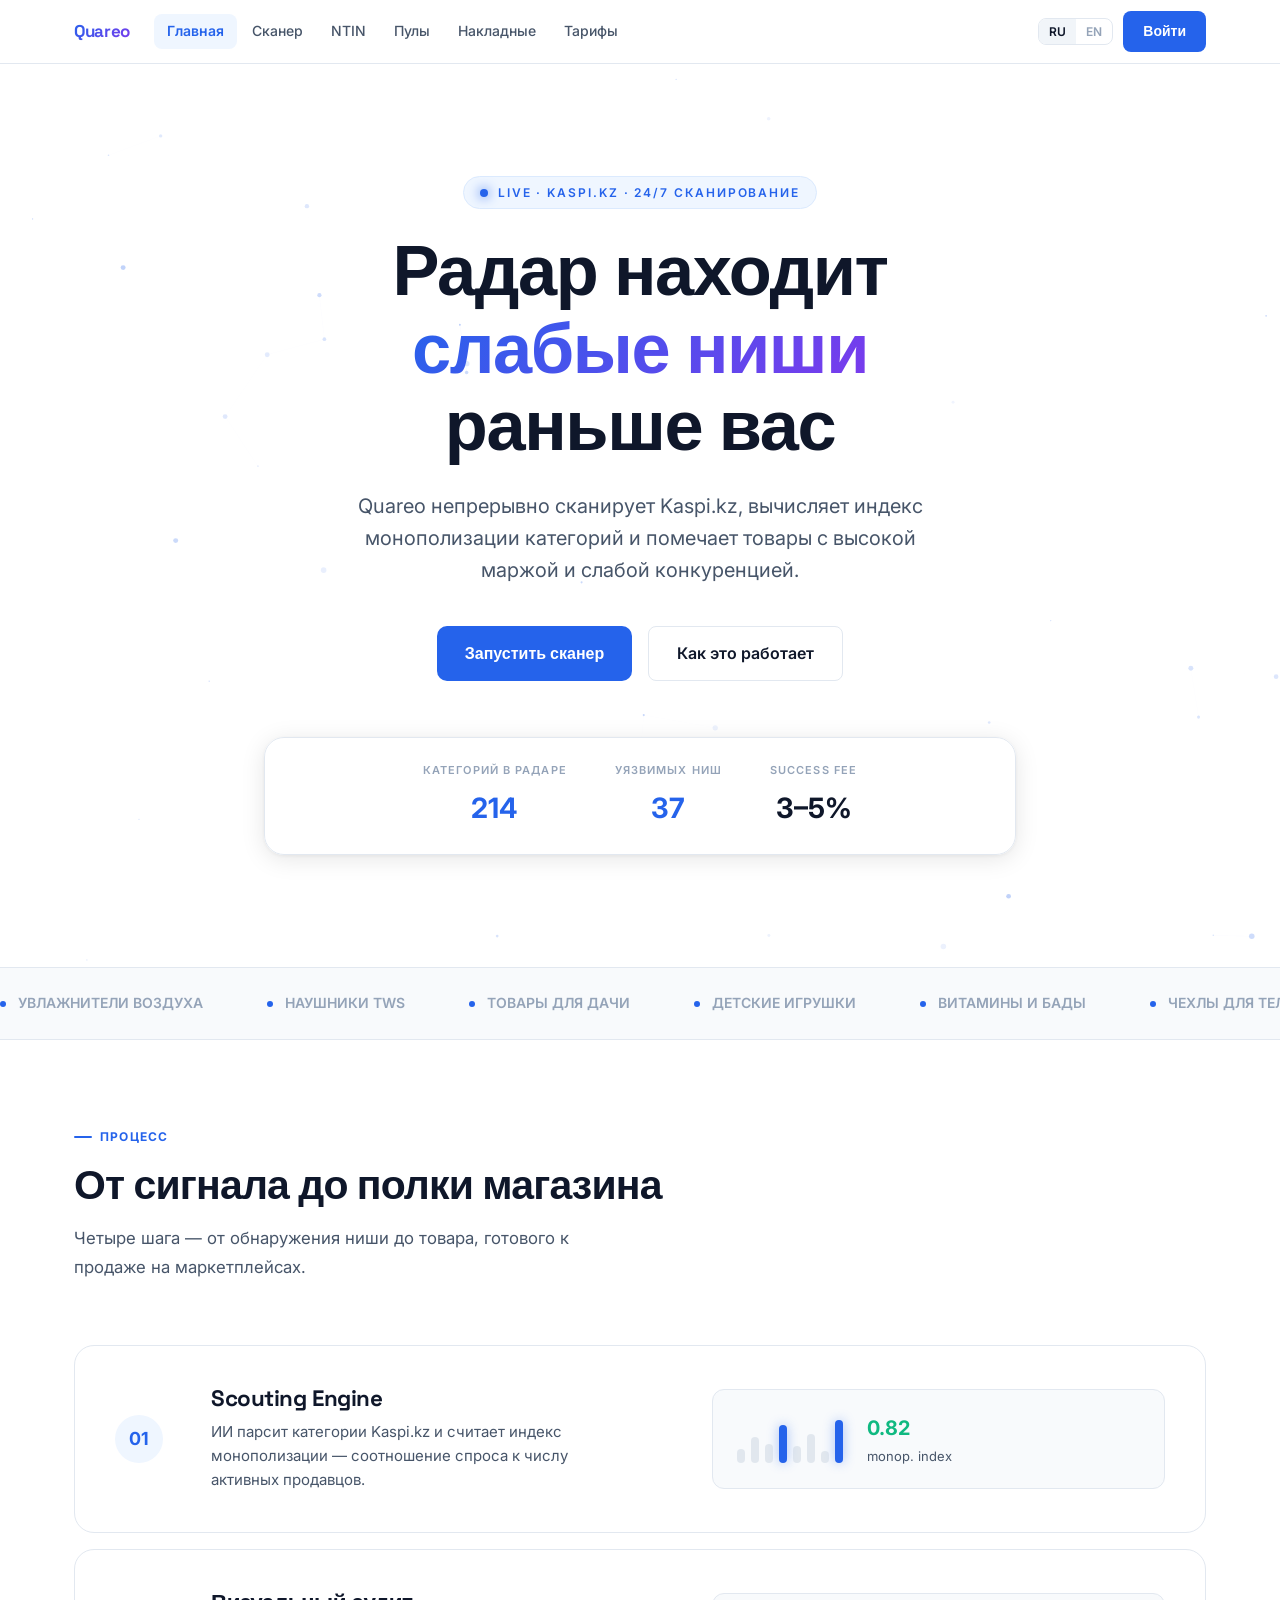
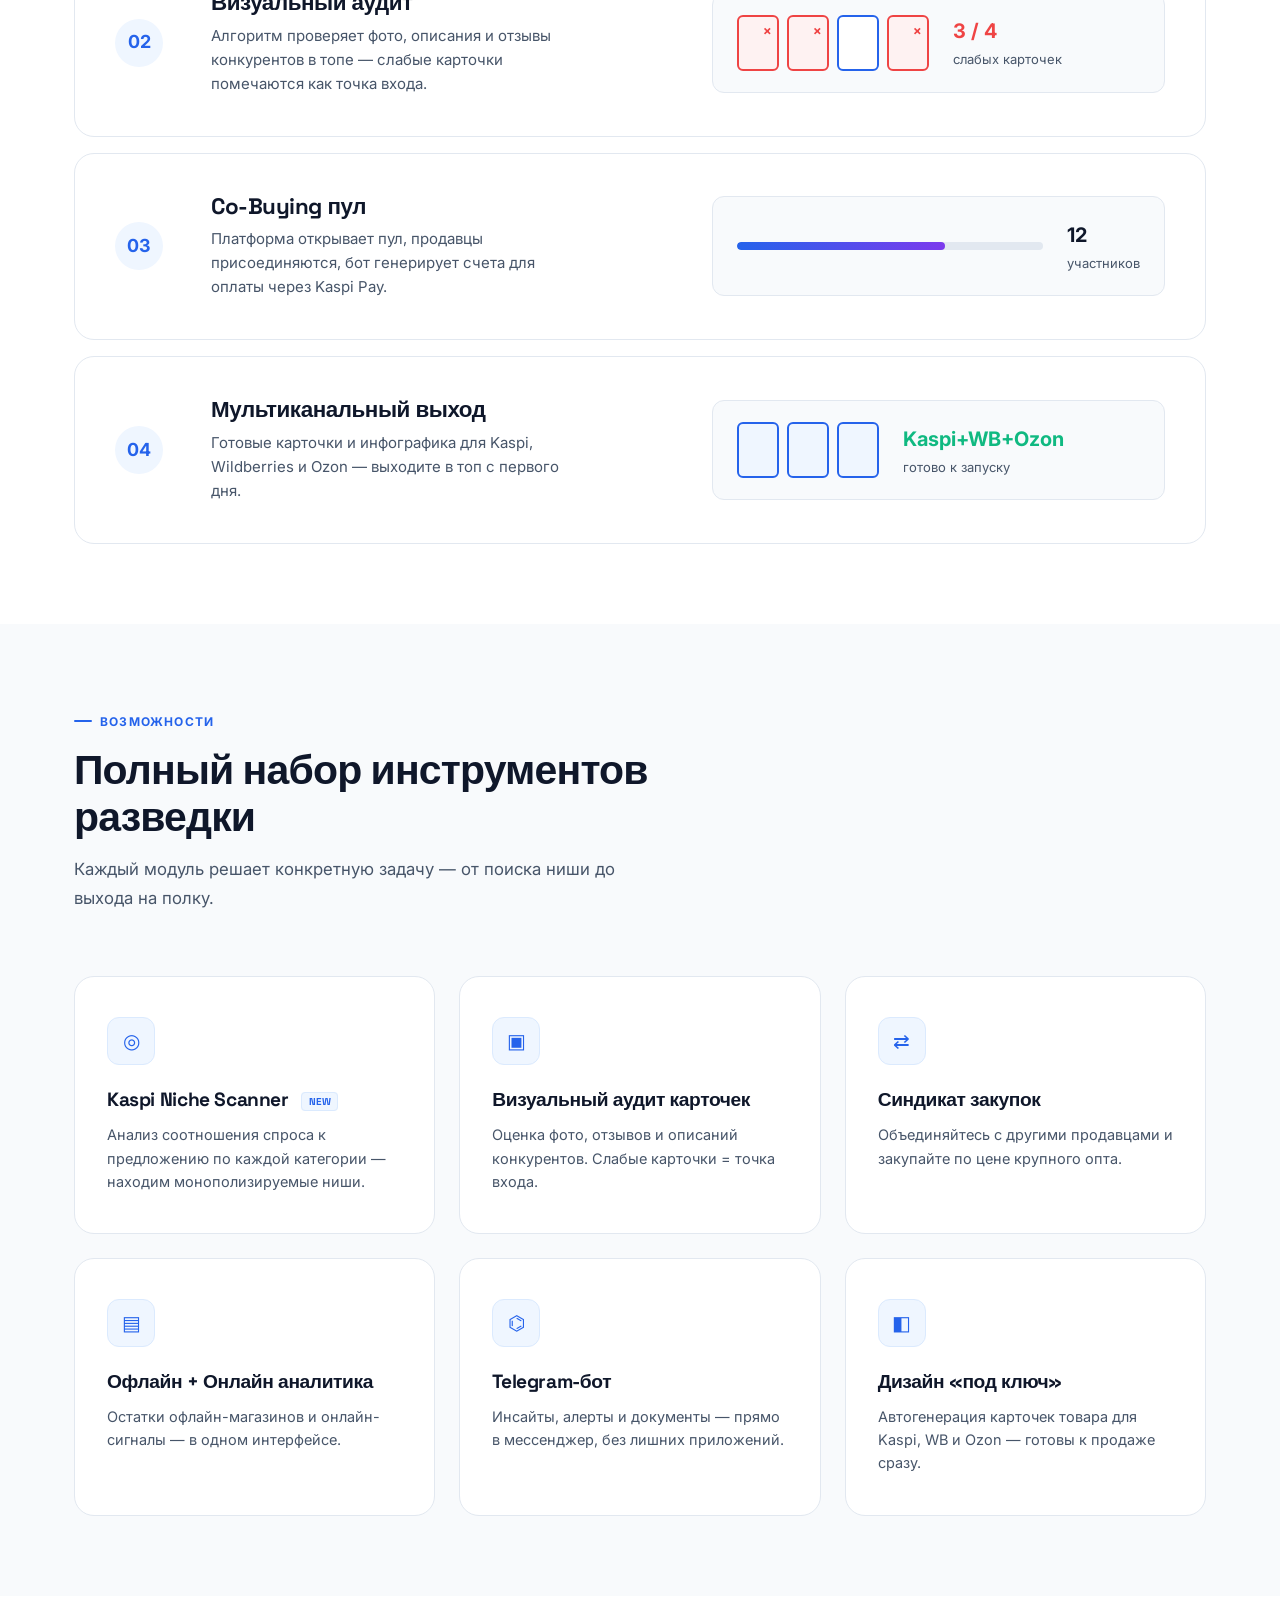
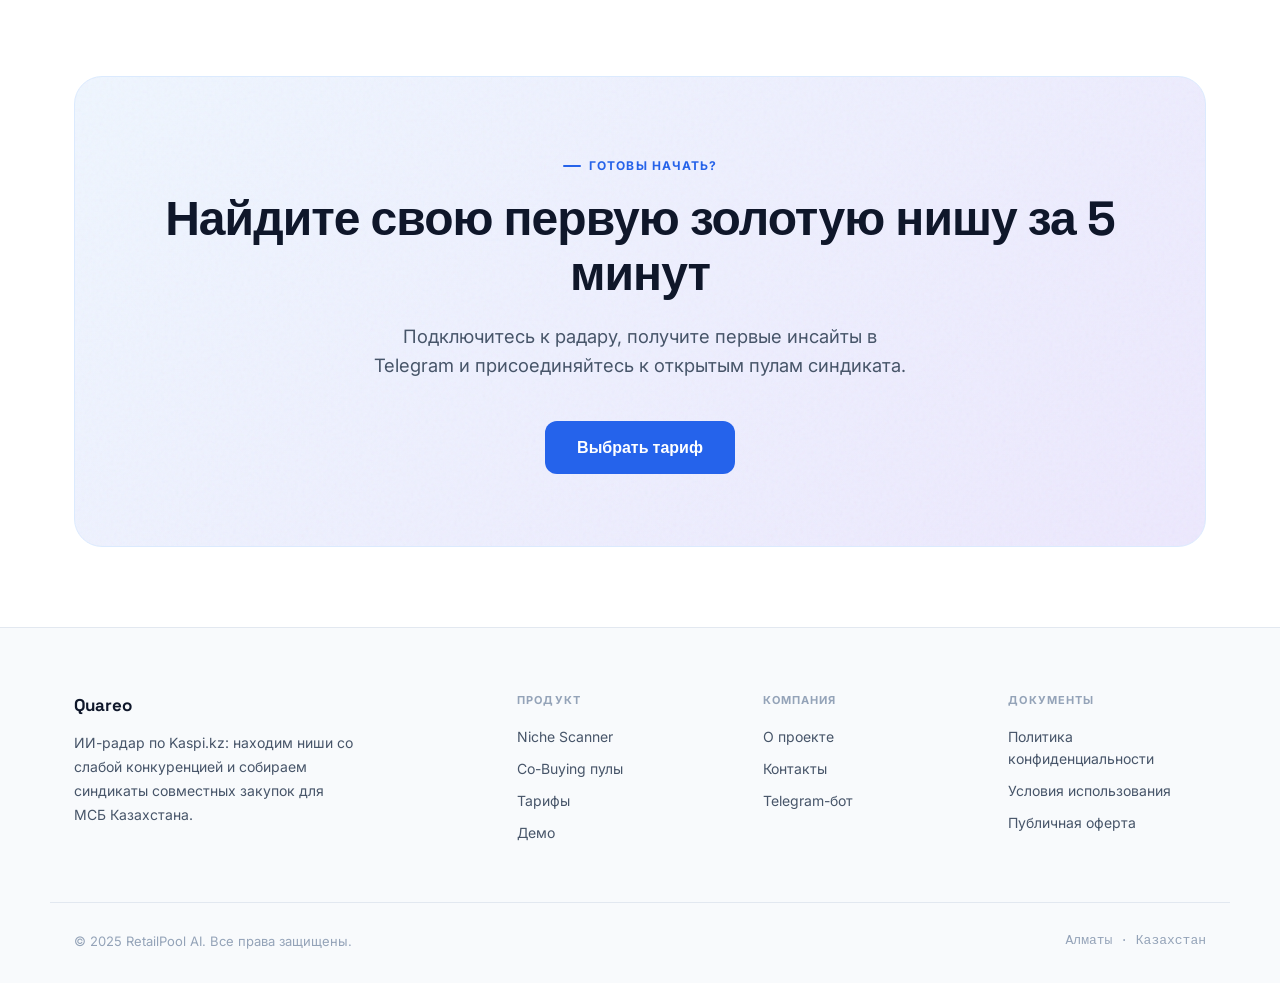
<file: frontend/index.html>
<!DOCTYPE html>
<html lang="ru">
<head>
<meta charset="UTF-8">
<meta name="viewport" content="width=device-width, initial-scale=1.0">
<title>Quareo — ИИ-радар по нишам Kaspi.kz</title>
<link rel="stylesheet" href="assets/style.css">
<style>
  /* ── Hero ─────────────────────────────────────────────────── */
  .hero {
    position: relative;
    padding-top: 11rem; padding-bottom: 7rem;
    overflow: hidden;
  }
  .hero-content {
    position: relative; z-index: 2;
    max-width: 800px; margin: 0 auto;
    text-align: center;
  }
  .hero-eyebrow {
    font-family: var(--font-mono); font-size: 12px; font-weight: 600;
    text-transform: uppercase; letter-spacing: 0.16em; color: var(--brand);
    margin-bottom: 1.5rem; display: inline-flex; align-items: center; gap: 10px;
    background: var(--brand-light); padding: 6px 16px; border-radius: 100px;
    border: 1px solid var(--brand-mid);
  }
  .hero-eyebrow-dot {
    width: 8px; height: 8px; border-radius: 50%; background: var(--brand);
    box-shadow: 0 0 12px var(--brand);
    animation: blip-pulse 2s ease-in-out infinite;
  }
  @keyframes blip-pulse { 0%,100% { opacity: 1; transform: scale(1); } 50% { opacity: 0.5; transform: scale(0.8); } }
  .hero h1 {
    font-size: clamp(2.8rem, 5.5vw, 4.5rem);
    margin-bottom: 1.5rem;
    line-height: 1.1;
    color: var(--text);
  }
  .hero h1 .accent { 
    background: linear-gradient(135deg, var(--brand) 0%, var(--purple) 100%);
    -webkit-background-clip: text; -webkit-text-fill-color: transparent;
    background-clip: text;
  }
  .hero-sub {
    font-size: 1.25rem; color: var(--text-2); margin: 0 auto 2.5rem;
    max-width: 600px; line-height: 1.6;
  }
  .hero-ctas { display: flex; gap: 16px; justify-content: center; flex-wrap: wrap; margin-bottom: 3.5rem; }
  
  /* ── Readout Stats ────────────────────────────────────────── */
  .hero-readout {
    display: flex; gap: 3rem; justify-content: center; flex-wrap: wrap;
    font-family: var(--font-mono);
    background: rgba(255, 255, 255, 0.8);
    backdrop-filter: blur(10px);
    border: 1px solid var(--border);
    padding: 1.5rem 3rem;
    border-radius: var(--radius-lg);
    box-shadow: var(--shadow-lg);
  }
  .readout-item { text-align: center; }
  .readout-label { font-size: 11px; color: var(--text-3); text-transform: uppercase; letter-spacing: 0.1em; margin-bottom: 6px; font-weight: 600; }
  .readout-val { font-size: 1.75rem; font-weight: 700; color: var(--text); }
  .readout-val.signal { color: var(--brand); }

  /* ── Marquee ──────────────────────────────────────────────── */
  .marquee-section {
    background: var(--bg-2);
    border-top: 1px solid var(--border); border-bottom: 1px solid var(--border);
    padding: 1.5rem 0; overflow: hidden;
  }
  .marquee-track {
    display: flex; gap: 4rem; white-space: nowrap;
    font-family: var(--font-mono); font-size: 14px; font-weight: 600; color: var(--text-3);
    animation: marquee-scroll 35s linear infinite;
  }
  .marquee-track span { display: flex; align-items: center; gap: 12px; }
  .marquee-track .dot { width: 6px; height: 6px; border-radius: 50%; background: var(--brand); }
  @keyframes marquee-scroll { to { transform: translateX(-50%); } }

  /* ── Process Visuals ───────────────────────────────────────── */
  .process-list { margin-top: 4rem; display: flex; flex-direction: column; gap: 1rem; }
  .process-row {
    display: grid; grid-template-columns: auto 1fr 1fr; gap: 3rem;
    padding: 2.5rem; border: 1px solid var(--border); border-radius: var(--radius-lg);
    background: var(--bg);
    align-items: center;
    transition: box-shadow 0.3s, border-color 0.3s;
  }
  .process-row:hover {
    box-shadow: var(--shadow-lg); border-color: var(--brand-mid);
  }
  .process-index {
    font-family: var(--font-mono); font-size: 18px; font-weight: 700; color: var(--brand);
    background: var(--brand-light); width: 48px; height: 48px; border-radius: 50%;
    display: flex; align-items: center; justify-content: center;
  }
  .process-name h3 { font-size: 1.4rem; margin-bottom: 0.5rem; }
  .process-name p { font-size: 15px; color: var(--text-2); max-width: 360px; line-height: 1.6; }
  .process-visual {
    height: 100px; border-radius: var(--radius);
    background: var(--bg-2); border: 1px solid var(--border);
    position: relative; overflow: hidden;
    display: flex; align-items: center; padding: 0 1.5rem; gap: 1.5rem;
  }
  .pv-bars { display: flex; align-items: flex-end; gap: 6px; height: 48px; }
  .pv-bars span { width: 8px; background: var(--border-2); border-radius: 4px; opacity: 0.5; transition: height 0.3s; }
  .pv-bars span.hi { background: var(--brand); opacity: 1; box-shadow: 0 0 12px rgba(37,99,235,0.4); }
  .pv-readout { font-family: var(--font-mono); font-size: 13px; color: var(--text-2); }
  .pv-readout strong { color: var(--text); display: block; font-size: 20px; font-weight: 700; margin-bottom: 2px; }
  .pv-cards { display: flex; gap: 8px; }
  .pv-card { width: 42px; height: 56px; border-radius: 6px; background: var(--bg); border: 2px solid var(--border); position: relative; }
  .pv-card.weak::after {
    content: '✗'; position: absolute; top: 4px; right: 4px;
    font-size: 12px; color: var(--red); font-weight: bold;
  }
  .pv-card.weak { border-color: var(--red); background: var(--red-bg); }
  .pv-progress-line { flex: 1; height: 8px; background: var(--border); border-radius: 100px; overflow: hidden; }
  .pv-progress-fill { height: 100%; width: 68%; background: linear-gradient(90deg, var(--brand), var(--purple)); border-radius: 100px; }

  /* ── Feature Grid ──────────────────────────────────────────── */
  .feature-grid {
    display: grid; grid-template-columns: repeat(auto-fit, minmax(300px, 1fr));
    gap: 1.5rem; margin-top: 4rem;
  }
  .feature-cell {
    background: var(--bg); border: 1px solid var(--border);
    border-radius: var(--radius-lg); padding: 2.5rem 2rem;
    transition: transform 0.2s, box-shadow 0.2s;
  }
  .feature-cell:hover {
    transform: translateY(-4px); box-shadow: var(--shadow-lg); border-color: var(--brand-mid);
  }
  .feature-icon-mark {
    width: 48px; height: 48px; border-radius: 12px;
    background: var(--brand-light); border: 1px solid var(--brand-mid);
    display: flex; align-items: center; justify-content: center;
    margin-bottom: 1.5rem; font-family: var(--font-mono); font-size: 20px; color: var(--brand);
  }
  .feature-cell h3 { font-size: 1.2rem; margin-bottom: 0.75rem; }
  .feature-cell p { font-size: 14.5px; color: var(--text-2); line-height: 1.6; }

  /* ── CTA banner ───────────────────────────────────────────── */
  .cta-banner {
    border-radius: var(--radius-xl); border: 1px solid var(--brand-mid);
    background: linear-gradient(135deg, var(--brand-light) 0%, var(--purple-light) 100%);
    padding: 4.5rem 3rem; text-align: center;
    position: relative; overflow: hidden;
  }
  .cta-banner::before {
    content: ''; position: absolute; top: 0; left: 0; right: 0; bottom: 0;
    background: url('data:image/svg+xml;utf8,<svg viewBox="0 0 200 200" xmlns="http://www.w3.org/2000/svg"><filter id="noiseFilter"><feTurbulence type="fractalNoise" baseFrequency="0.65" numOctaves="3" stitchTiles="stitch"/></filter><rect width="100%" height="100%" filter="url(%23noiseFilter)"/></svg>');
    opacity: 0.05; pointer-events: none; mix-blend-mode: multiply;
  }
  .cta-banner h2 { font-size: clamp(2rem, 4vw, 3rem); margin-bottom: 1.25rem; color: var(--text); position: relative; z-index: 2; }
  .cta-banner p { color: var(--text-2); margin: 0 auto 2.5rem; max-width: 540px; font-size: 1.15rem; position: relative; z-index: 2; }
  .cta-banner .btn-primary { position: relative; z-index: 2; font-size: 16px; padding: 14px 32px; border-radius: 12px; }

  @media (max-width: 860px) {
    .process-row { grid-template-columns: 1fr; gap: 1.5rem; }
    .process-index { width: 40px; height: 40px; font-size: 16px; }
  }
</style>
</head>
<body>

<!-- NAV -->
<nav>
  <div class="nav-inner">
    <a href="index.html" class="nav-logo">
      Quareo
    </a>
    <div class="nav-links" id="navLinks">
      <a href="index.html" class="active" data-i="nav_home">Главная</a>
      <a href="scanner.html" data-i="nav_scanner">Сканер</a>
      <a href="ntin.html" data-i="nav_ntin">NTIN</a>
      <a href="pools.html" data-i="nav_pools">Пулы</a>
      <a href="waybills.html" data-i="nav_waybills">Накладные</a>
      <a href="pricing.html" data-i="nav_pricing">Тарифы</a>
    </div>
    <div class="nav-right">
      <div class="lang-switch">
        <button class="lang-btn active" data-lang="ru" onclick="rpSetLang('ru')">RU</button>
        <button class="lang-btn" data-lang="en" onclick="rpSetLang('en')">EN</button>
      </div>
      <a href="auth.html?view=register" class="btn-nav-cta" data-i="nav_cta">Начать</a>
      <button class="nav-burger" onclick="rpToggleMobileNav()" aria-label="Menu">☰</button>
    </div>
  </div>
</nav>

<main>
  <!-- HERO -->
  <section class="hero">
    <canvas id="particlesCanvas" class="hero-particles"></canvas>
    <div class="container hero-content" data-reveal>
      <div class="hero-eyebrow">
        <span class="hero-eyebrow-dot"></span>
        <span data-i="hero_eyebrow">Live · Kaspi.kz · 24/7 сканирование</span>
      </div>
      <h1 data-i="hero_h1">Радар находит<br><span class="accent">слабые ниши</span><br>раньше вас</h1>
      <p class="hero-sub" data-i="hero_sub">Quareo непрерывно сканирует Kaspi.kz, вычисляет индекс монополизации категорий и помечает товары с высокой маржой и слабой конкуренцией.</p>
      
      <div class="hero-ctas">
        <a href="scanner.html" class="btn-primary" data-i="hero_cta1" style="padding: 14px 28px; font-size: 16px;">Запустить сканер</a>
        <a href="#how" class="btn-secondary" data-i="hero_cta2" style="padding: 14px 28px; font-size: 16px;">Как это работает</a>
      </div>
      
      <div class="hero-readout">
        <div class="readout-item">
          <div class="readout-label" data-i="ro1_label">Категорий в радаре</div>
          <div class="readout-val signal" data-count="214">0</div>
        </div>
        <div class="readout-item">
          <div class="readout-label" data-i="ro2_label">Уязвимых ниш</div>
          <div class="readout-val signal" data-count="37">0</div>
        </div>
        <div class="readout-item">
          <div class="readout-label" data-i="ro3_label">Success Fee</div>
          <div class="readout-val">3–5%</div>
        </div>
      </div>
    </div>
  </section>

  <!-- MARQUEE -->
  <div class="marquee-section">
    <div class="marquee-track" id="marqueeTrack"></div>
  </div>

  <!-- HOW IT WORKS -->
  <section id="how">
    <div class="container">
      <div class="section-tag" data-i="how_eyebrow">Процесс</div>
      <h2 class="section-title" data-i="how_title">От сигнала до полки магазина</h2>
      <p class="section-sub" data-i="how_sub">Четыре шага — от обнаружения ниши до товара, готового к продаже на маркетплейсах.</p>

      <div class="process-list">
        <div class="process-row" data-reveal>
          <div class="process-index">01</div>
          <div class="process-name">
            <h3 data-i="step1_h">Scouting Engine</h3>
            <p data-i="step1_p">ИИ парсит категории Kaspi.kz и считает индекс монополизации — соотношение спроса к числу активных продавцов.</p>
          </div>
          <div class="process-visual">
            <div class="pv-bars">
              <span style="height:30%"></span><span style="height:55%"></span><span style="height:40%"></span>
              <span style="height:80%" class="hi"></span><span style="height:35%"></span><span style="height:60%"></span>
              <span style="height:25%"></span><span style="height:90%" class="hi"></span>
            </div>
            <div class="pv-readout"><strong class="text-signal">0.82</strong><span data-i="pv1_label">monop. index</span></div>
          </div>
        </div>

        <div class="process-row" data-reveal>
          <div class="process-index">02</div>
          <div class="process-name">
            <h3 data-i="step2_h">Визуальный аудит</h3>
            <p data-i="step2_p">Алгоритм проверяет фото, описания и отзывы конкурентов в топе — слабые карточки помечаются как точка входа.</p>
          </div>
          <div class="process-visual">
            <div class="pv-cards">
              <div class="pv-card weak"></div>
              <div class="pv-card weak"></div>
              <div class="pv-card" style="border-color:var(--brand)"></div>
              <div class="pv-card weak"></div>
            </div>
            <div class="pv-readout"><strong class="text-alert">3 / 4</strong><span data-i="pv2_label">слабых карточек</span></div>
          </div>
        </div>

        <div class="process-row" data-reveal>
          <div class="process-index">03</div>
          <div class="process-name">
            <h3 data-i="step3_h">Co-Buying пул</h3>
            <p data-i="step3_p">Платформа открывает пул, продавцы присоединяются, бот генерирует счета для оплаты через Kaspi Pay.</p>
          </div>
          <div class="process-visual">
            <div class="pv-progress-line"><div class="pv-progress-fill"></div></div>
            <div class="pv-readout"><strong>12</strong><span data-i="pv3_label">участников</span></div>
          </div>
        </div>

        <div class="process-row" data-reveal>
          <div class="process-index">04</div>
          <div class="process-name">
            <h3 data-i="step4_h">Мультиканальный выход</h3>
            <p data-i="step4_p">Готовые карточки и инфографика для Kaspi, Wildberries и Ozon — выходите в топ с первого дня.</p>
          </div>
          <div class="process-visual">
            <div class="pv-cards">
              <div class="pv-card" style="border-color: var(--brand); background: var(--brand-light);"></div>
              <div class="pv-card" style="border-color: var(--brand); background: var(--brand-light);"></div>
              <div class="pv-card" style="border-color: var(--brand); background: var(--brand-light);"></div>
            </div>
            <div class="pv-readout"><strong class="text-signal" data-i="pv4_val">Kaspi+WB+Ozon</strong><span data-i="pv4_label">готово к запуску</span></div>
          </div>
        </div>
      </div>
    </div>
  </section>

  <!-- FEATURES -->
  <section id="features" style="background: var(--bg-2);">
    <div class="container">
      <div class="section-tag" data-i="feat_eyebrow">Возможности</div>
      <h2 class="section-title" data-i="feat_title">Полный набор инструментов разведки</h2>
      <p class="section-sub" data-i="feat_sub">Каждый модуль решает конкретную задачу — от поиска ниши до выхода на полку.</p>

      <div class="feature-grid">
        <div class="feature-cell" data-reveal>
          <div class="feature-icon-mark">◎</div>
          <h3 data-i="f1_h">Kaspi Niche Scanner <span class="badge-new">New</span></h3>
          <p data-i="f1_p">Анализ соотношения спроса к предложению по каждой категории — находим монополизируемые ниши.</p>
        </div>
        <div class="feature-cell" data-reveal>
          <div class="feature-icon-mark">▣</div>
          <h3 data-i="f2_h">Визуальный аудит карточек</h3>
          <p data-i="f2_p">Оценка фото, отзывов и описаний конкурентов. Слабые карточки = точка входа.</p>
        </div>
        <div class="feature-cell" data-reveal>
          <div class="feature-icon-mark">⇄</div>
          <h3 data-i="f3_h">Синдикат закупок</h3>
          <p data-i="f3_p">Объединяйтесь с другими продавцами и закупайте по цене крупного опта.</p>
        </div>
        <div class="feature-cell" data-reveal>
          <div class="feature-icon-mark">▤</div>
          <h3 data-i="f4_h">Офлайн + Онлайн аналитика</h3>
          <p data-i="f4_p">Остатки офлайн-магазинов и онлайн-сигналы — в одном интерфейсе.</p>
        </div>
        <div class="feature-cell" data-reveal>
          <div class="feature-icon-mark">⌬</div>
          <h3 data-i="f5_h">Telegram-бот</h3>
          <p data-i="f5_p">Инсайты, алерты и документы — прямо в мессенджер, без лишних приложений.</p>
        </div>
        <div class="feature-cell" data-reveal>
          <div class="feature-icon-mark">◧</div>
          <h3 data-i="f6_h">Дизайн «под ключ»</h3>
          <p data-i="f6_p">Автогенерация карточек товара для Kaspi, WB и Ozon — готовы к продаже сразу.</p>
        </div>
      </div>
    </div>
  </section>

  <!-- CTA -->
  <section>
    <div class="container">
      <div class="cta-banner" data-reveal>
        <div class="section-tag" data-i="cta_eyebrow" style="justify-content:center">Готовы начать?</div>
        <h2 data-i="cta_title">Найдите свою первую золотую нишу за 5 минут</h2>
        <p data-i="cta_sub">Подключитесь к радару, получите первые инсайты в Telegram и присоединяйтесь к открытым пулам синдиката.</p>
        <a href="pricing.html" class="btn-primary" data-i="cta_btn">Выбрать тариф</a>
      </div>
    </div>
  </section>
</main>

<!-- FOOTER -->
<footer>
  <div class="footer-grid">
    <div>
      <div class="footer-brand">Quareo</div>
      <p class="footer-desc" data-i="footer_desc">ИИ-радар по Kaspi.kz: находим ниши со слабой конкуренцией и собираем синдикаты совместных закупок для МСБ Казахстана.</p>
    </div>
    <div class="footer-col">
      <div class="footer-col-title" data-i="footer_product">Продукт</div>
      <a href="scanner.html" data-i="footer_l_scanner">Niche Scanner</a>
      <a href="pools.html" data-i="footer_l_pools">Co-Buying пулы</a>
      <a href="pricing.html" data-i="footer_l_pricing">Тарифы</a>
      <a href="scanner.html#demo" data-i="footer_l_demo">Демо</a>
    </div>
    <div class="footer-col">
      <div class="footer-col-title" data-i="footer_company">Компания</div>
      <a href="#" data-i="footer_l_about">О проекте</a>
      <a href="#" data-i="footer_l_contact">Контакты</a>
      <a href="https://t.me/quareobot" target="_blank" data-i="footer_l_telegram">Telegram-бот</a>
    </div>
    <div class="footer-col">
      <div class="footer-col-title" data-i="footer_legal">Документы</div>
      <a href="#" data-i="footer_l_privacy">Политика конфиденциальности</a>
      <a href="#" data-i="footer_l_terms">Условия использования</a>
      <a href="#" data-i="footer_l_offer">Публичная оферта</a>
    </div>
  </div>
  <div class="footer-bottom">
    <span data-i="footer_rights">© 2026 Quareo. Все права защищены.</span>
    <span class="mono" data-i="footer_built">Алматы · Казахстан</span>
  </div>
</footer>

<script src="assets/common.js"></script>
<script>
const PAGE_I18N = {
  ru: {
    hero_eyebrow: "Live · Kaspi.kz · 24/7 сканирование",
    hero_h1: 'Радар находит<br><span class="accent">слабые ниши</span><br>раньше вас',
    hero_sub: "Quareo непрерывно сканирует Kaspi.kz, вычисляет индекс монополизации категорий и помечает товары с высокой маржой и слабой конкуренцией.",
    hero_cta1: "Запустить сканер", hero_cta2: "Как это работает",
    ro1_label: "Категорий в радаре", ro2_label: "Уязвимых ниш", ro3_label: "Success Fee",
    how_eyebrow: "Процесс", how_title: "От сигнала до полки магазина",
    how_sub: "Четыре шага — от обнаружения ниши до товара, готового к продаже на маркетплейсах.",
    step1_h: "Scouting Engine", step1_p: "ИИ парсит категории Kaspi.kz и считает индекс монополизации — соотношение спроса к числу активных продавцов.",
    step2_h: "Визуальный аудит", step2_p: "Алгоритм проверяет фото, описания и отзывы конкурентов в топе — слабые карточки помечаются как точка входа.",
    step3_h: "Co-Buying пул", step3_p: "Платформа открывает пул, продавцы присоединяются, бот генерирует счета для оплаты через Kaspi Pay.",
    step4_h: "Мультиканальный выход", step4_p: "Готовые карточки и инфографика для Kaspi, Wildberries и Ozon — выходите в топ с первого дня.",
    pv1_label: "monop. index", pv2_label: "слабых карточек", pv3_label: "участников", pv4_label: "готово к запуску", pv4_val: "Kaspi+WB+Ozon",
    feat_eyebrow: "Возможности", feat_title: "Полный набор инструментов разведки",
    feat_sub: "Каждый модуль решает конкретную задачу — от поиска ниши до выхода на полку.",
    f1_h: 'Kaspi Niche Scanner <span class="badge-new">New</span>', f1_p: "Анализ соотношения спроса к предложению по каждой категории — находим монополизируемые ниши.",
    f2_h: "Визуальный аудит карточек", f2_p: "Оценка фото, отзывов и описаний конкурентов. Слабые карточки = точка входа.",
    f3_h: "Синдикат закупок", f3_p: "Объединяйтесь с другими продавцами и закупайте по цене крупного опта.",
    f4_h: "Офлайн + Онлайн аналитика", f4_p: "Остатки офлайн-магазинов и онлайн-сигналы — в одном интерфейсе.",
    f5_h: "Telegram-бот", f5_p: "Инсайты, алерты и документы — прямо в мессенджер, без лишних приложений.",
    f6_h: "Дизайн «под ключ»", f6_p: "Автогенерация карточек товара для Kaspi, WB и Ozon — готовы к продаже сразу.",
    cta_eyebrow: "Готовы начать?", cta_title: "Найдите свою первую золотую нишу за 5 минут",
    cta_sub: "Подключитесь к радару, получите первые инсайты в Telegram и присоединяйтесь к открытым пулам синдиката.",
    cta_btn: "Выбрать тариф",
    marquee: ["УВЛАЖНИТЕЛИ ВОЗДУХА", "НАУШНИКИ TWS", "ТОВАРЫ ДЛЯ ДАЧИ", "ДЕТСКИЕ ИГРУШКИ", "ВИТАМИНЫ И БАДЫ", "ЧЕХЛЫ ДЛЯ ТЕЛЕФОНОВ", "ОСВЕЖИТЕЛИ ВОЗДУХА", "ПОВЕРБАНКИ"],
  },
  en: {
    hero_eyebrow: "Live · Kaspi.kz · 24/7 scanning",
    hero_h1: 'The radar finds<br><span class="accent">weak niches</span><br>before you do',
    hero_sub: "Quareo continuously scans Kaspi.kz, computes a monopolization index for every category, and flags products where competitors are weak — and demand is high.",
    hero_cta1: "Run the scanner", hero_cta2: "How it works",
    ro1_label: "Categories on radar", ro2_label: "Vulnerable niches found", ro3_label: "Success fee",
    how_eyebrow: "Process", how_title: "From signal to shelf",
    how_sub: "Four steps — from spotting a niche to a product ready to sell across three marketplaces.",
    step1_h: "Scouting Engine", step1_p: "AI scans Kaspi.kz categories and computes a monopolization index — the ratio of demand to active sellers.",
    step2_h: "Visual audit", step2_p: "The algorithm checks photos, descriptions and reviews of top competitors — weak listings are flagged as entry points.",
    step3_h: "Co-Buying pool", step3_p: "The platform opens a pool, sellers join, and the bot generates invoices for payment via Kaspi Pay.",
    step4_h: "Multichannel launch", step4_p: "Ready-made cards and infographics for Kaspi, Wildberries and Ozon — top the category from day one.",
    pv1_label: "monop. index", pv2_label: "weak listings", pv3_label: "participants", pv4_label: "ready to launch", pv4_val: "Kaspi+WB+Ozon",
    feat_eyebrow: "Capabilities", feat_title: "A full scouting toolkit",
    feat_sub: "Each module solves one specific job — from finding a niche to landing it on the shelf.",
    f1_h: 'Kaspi Niche Scanner <span class="badge-new">New</span>', f1_p: "Supply/demand ratio analysis per category — we find monopolizable niches.",
    f2_h: "Visual card audit", f2_p: "Evaluation of competitor photos, reviews and descriptions. Weak cards = entry point.",
    f3_h: "Buying syndicate", f3_p: "Join other sellers and buy at large-wholesale prices.",
    f4_h: "Offline + online analytics", f4_p: "Offline store inventory and online signals in one interface.",
    f5_h: "Telegram bot", f5_p: "Insights, alerts and documents — straight to the messenger.",
    f6_h: "Turn-key design", f6_p: "Auto-generated product cards for Kaspi, WB and Ozon — ready to sell immediately.",
    cta_eyebrow: "Ready to start?", cta_title: "Find your first golden niche in 5 minutes",
    cta_sub: "Connect to the radar, get your first Telegram insights, and join open syndicate pools.",
    cta_btn: "Choose a plan",
    marquee: ["AIR HUMIDIFIERS", "TWS EARBUDS", "GARDEN GOODS", "KIDS TOYS", "VITAMINS & SUPPLEMENTS", "PHONE CASES", "AIR FRESHENERS", "POWER BANKS"],
  }
};
// Merge page-specific translations into shared dictionary
Object.keys(PAGE_I18N).forEach(l => Object.assign(RP_I18N[l], PAGE_I18N[l]));

function renderMarquee() {
  const items = RP_I18N[RP_LANG].marquee;
  const html = items.map(m => `<span><span class="dot"></span>${m}</span>`).join('');
  document.getElementById('marqueeTrack').innerHTML = html + html;
}

function onLangChange() {
  renderMarquee();
  document.querySelectorAll('.nav-links a').forEach(a => {
    if (a.getAttribute('href') === 'index.html') a.classList.add('active');
  });
}

renderMarquee();

// Initialize particles for hero
if (typeof rpInitParticles === 'function') {
  rpInitParticles('particlesCanvas');
}
</script>
</body>
</html>
</file>
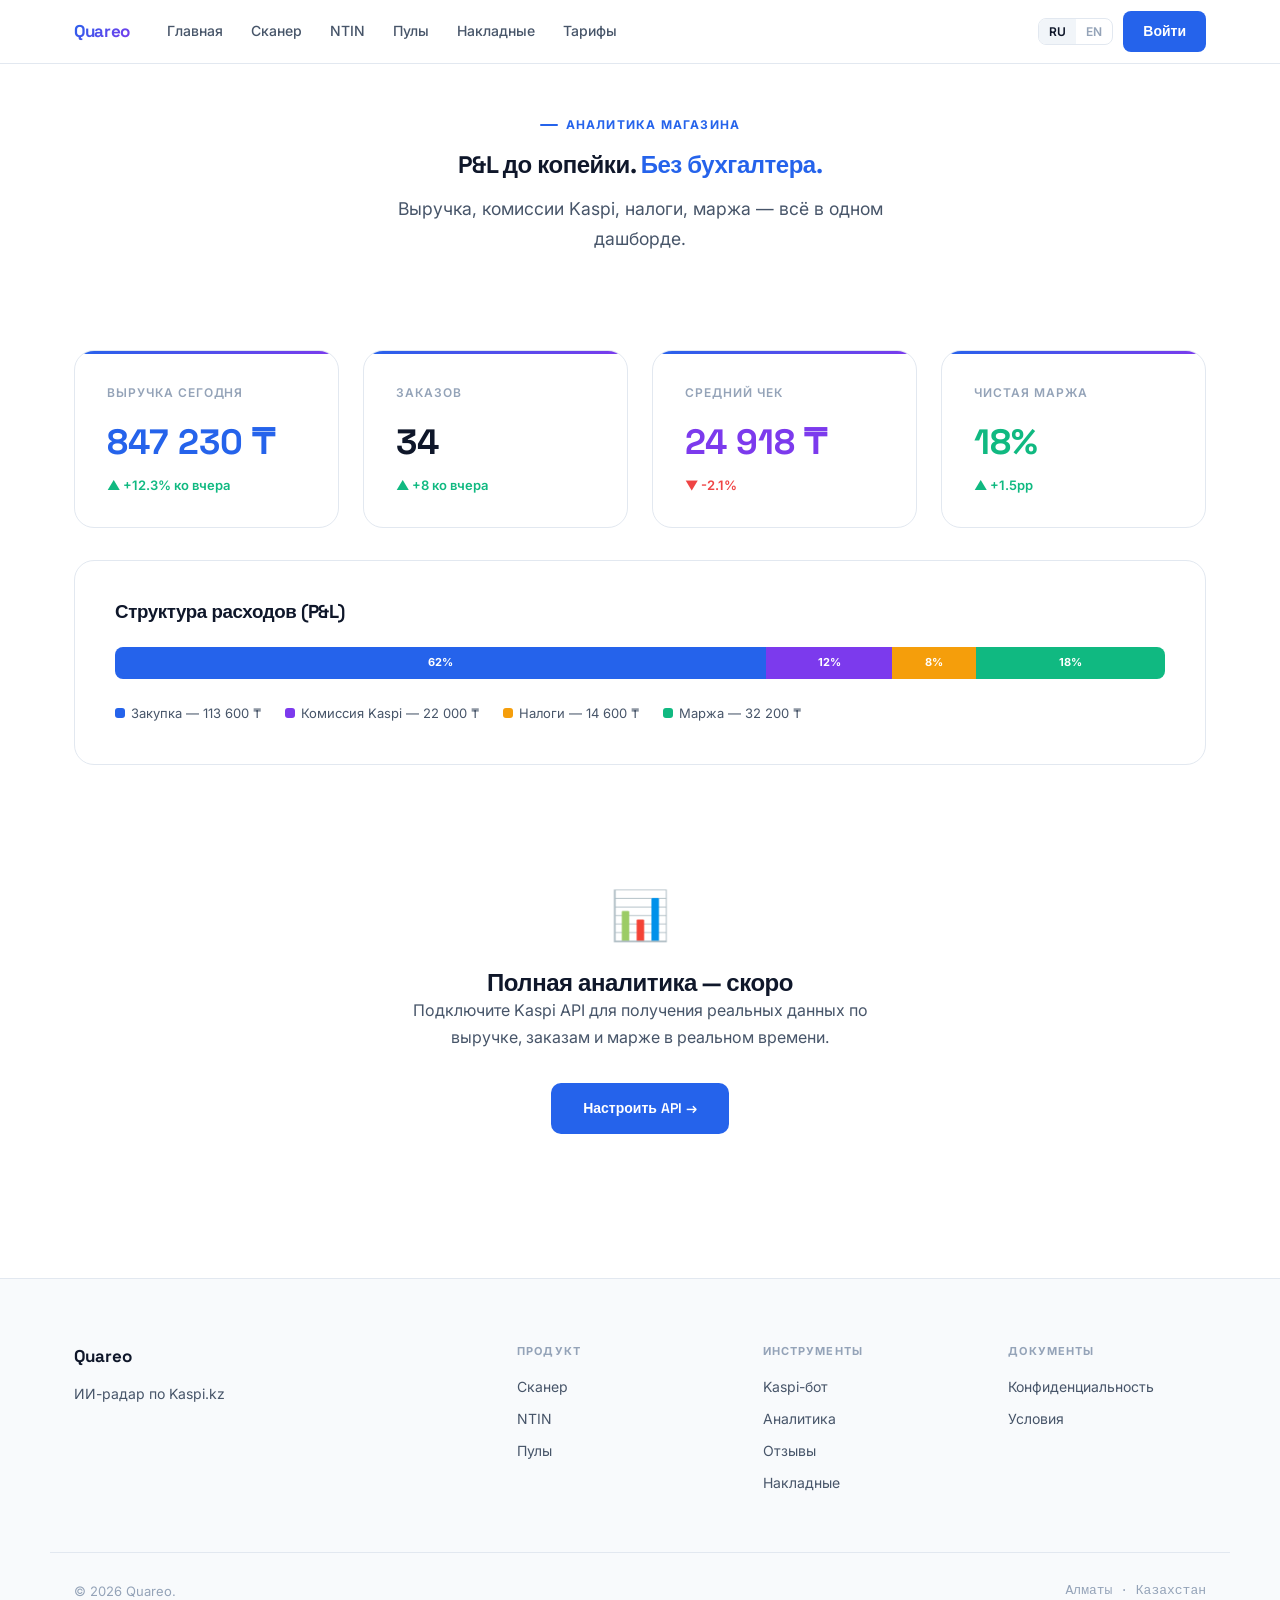
<file: frontend/analytics.html>
<!DOCTYPE html>
<html lang="ru">
<head>
<meta charset="UTF-8">
<meta name="viewport" content="width=device-width, initial-scale=1.0">
<title>Аналитика магазина — Quareo</title>
<link rel="stylesheet" href="assets/style.css">
<style>
.tool-hero{padding-top:108px;padding-bottom:3rem;text-align:center}
.tool-hero .section-tag{justify-content:center}
.analytics-grid{display:grid;grid-template-columns:repeat(auto-fit,minmax(240px,1fr));gap:1.5rem;margin:2rem 0}
.a-card{background:var(--bg);border:1px solid var(--border);border-radius:var(--radius-lg);padding:2rem;position:relative;overflow:hidden}
.a-card::before{content:'';position:absolute;top:0;left:0;right:0;height:3px;background:linear-gradient(90deg,var(--brand),var(--purple))}
.a-card-label{font-size:12px;text-transform:uppercase;letter-spacing:.08em;color:var(--text-3);font-weight:600}
.a-card-val{font-size:2.2rem;font-weight:700;font-family:var(--font-display);margin:.75rem 0 .25rem}
.a-card-change{font-size:13px;font-weight:600}
.a-card-change.up{color:var(--green)}
.a-card-change.down{color:var(--red)}
.pnl-bar{display:flex;height:32px;border-radius:8px;overflow:hidden;margin:1.5rem 0}
.pnl-seg{display:flex;align-items:center;justify-content:center;font-size:11px;font-weight:700;color:#fff}
.pnl-legend{display:flex;gap:1.5rem;flex-wrap:wrap;font-size:13px;color:var(--text-2)}
.pnl-dot{width:10px;height:10px;border-radius:3px;display:inline-block;margin-right:6px}
.feature-coming{text-align:center;padding:4rem 2rem}
</style>
</head>
<body>
<nav>
  <div class="nav-inner">
    <a href="index.html" class="nav-logo">Quareo</a>
    <div class="nav-links" id="navLinks">
      <a href="index.html">Главная</a><a href="scanner.html">Сканер</a><a href="ntin.html">NTIN</a><a href="pools.html">Пулы</a><a href="waybills.html">Накладные</a><a href="pricing.html">Тарифы</a>
    </div>
    <div class="nav-right">
      <div class="lang-switch"><button class="lang-btn active" data-lang="ru" onclick="rpSetLang('ru')">RU</button><button class="lang-btn" data-lang="en" onclick="rpSetLang('en')">EN</button></div>
      <a href="auth.html?view=register" class="btn-nav-cta">Начать</a>
      <button class="nav-burger" onclick="rpToggleMobileNav()" aria-label="Menu">☰</button>
    </div>
  </div>
</nav>
<main>
  <section class="tool-hero">
    <div class="container-narrow">
      <div class="section-tag">Аналитика магазина</div>
      <h1>P&L до копейки. <span style="color:var(--brand)">Без бухгалтера.</span></h1>
      <p style="color:var(--text-2);font-size:1.1rem;line-height:1.7;max-width:560px;margin:1rem auto">Выручка, комиссии Kaspi, налоги, маржа — всё в одном дашборде.</p>
    </div>
  </section>
  <section style="padding-top:0">
    <div class="container">
      <div class="analytics-grid" data-reveal>
        <div class="a-card">
          <div class="a-card-label">Выручка сегодня</div>
          <div class="a-card-val" style="color:var(--brand)">847 230 ₸</div>
          <div class="a-card-change up">▲ +12.3% ко вчера</div>
        </div>
        <div class="a-card">
          <div class="a-card-label">Заказов</div>
          <div class="a-card-val">34</div>
          <div class="a-card-change up">▲ +8 ко вчера</div>
        </div>
        <div class="a-card">
          <div class="a-card-label">Средний чек</div>
          <div class="a-card-val" style="color:var(--purple)">24 918 ₸</div>
          <div class="a-card-change down">▼ -2.1%</div>
        </div>
        <div class="a-card">
          <div class="a-card-label">Чистая маржа</div>
          <div class="a-card-val" style="color:var(--green)">18%</div>
          <div class="a-card-change up">▲ +1.5pp</div>
        </div>
      </div>

      <div class="card" style="padding:2.5rem;margin-top:2rem" data-reveal>
        <h3 style="margin-bottom:1.5rem">Структура расходов (P&L)</h3>
        <div class="pnl-bar">
          <div class="pnl-seg" style="width:62%;background:var(--brand)">62%</div>
          <div class="pnl-seg" style="width:12%;background:var(--purple)">12%</div>
          <div class="pnl-seg" style="width:8%;background:var(--amber)">8%</div>
          <div class="pnl-seg" style="width:18%;background:var(--green)">18%</div>
        </div>
        <div class="pnl-legend">
          <span><span class="pnl-dot" style="background:var(--brand)"></span>Закупка — 113 600 ₸</span>
          <span><span class="pnl-dot" style="background:var(--purple)"></span>Комиссия Kaspi — 22 000 ₸</span>
          <span><span class="pnl-dot" style="background:var(--amber)"></span>Налоги — 14 600 ₸</span>
          <span><span class="pnl-dot" style="background:var(--green)"></span>Маржа — 32 200 ₸</span>
        </div>
      </div>

      <div class="feature-coming" data-reveal style="margin-top:3rem">
        <div style="font-size:48px;margin-bottom:1rem">📊</div>
        <h2>Полная аналитика — скоро</h2>
        <p style="color:var(--text-2);max-width:480px;margin:0 auto 2rem;line-height:1.7">Подключите Kaspi API для получения реальных данных по выручке, заказам и марже в реальном времени.</p>
        <a href="ntin.html" class="btn-primary" style="padding:14px 32px">Настроить API →</a>
      </div>
    </div>
  </section>
</main>
<footer>
  <div class="footer-grid">
    <div><div class="footer-brand">Quareo</div><p class="footer-desc">ИИ-радар по Kaspi.kz</p></div>
    <div class="footer-col"><div class="footer-col-title">Продукт</div><a href="scanner.html">Сканер</a><a href="ntin.html">NTIN</a><a href="pools.html">Пулы</a></div>
    <div class="footer-col"><div class="footer-col-title">Инструменты</div><a href="kaspi-bot.html">Kaspi-бот</a><a href="analytics.html">Аналитика</a><a href="reviews.html">Отзывы</a><a href="waybills.html">Накладные</a></div>
    <div class="footer-col"><div class="footer-col-title">Документы</div><a href="#">Конфиденциальность</a><a href="#">Условия</a></div>
  </div>
  <div class="footer-bottom"><span>© 2026 Quareo.</span><span class="mono">Алматы · Казахстан</span></div>
</footer>
<script src="assets/common.js"></script>
</body>
</html>
</file>
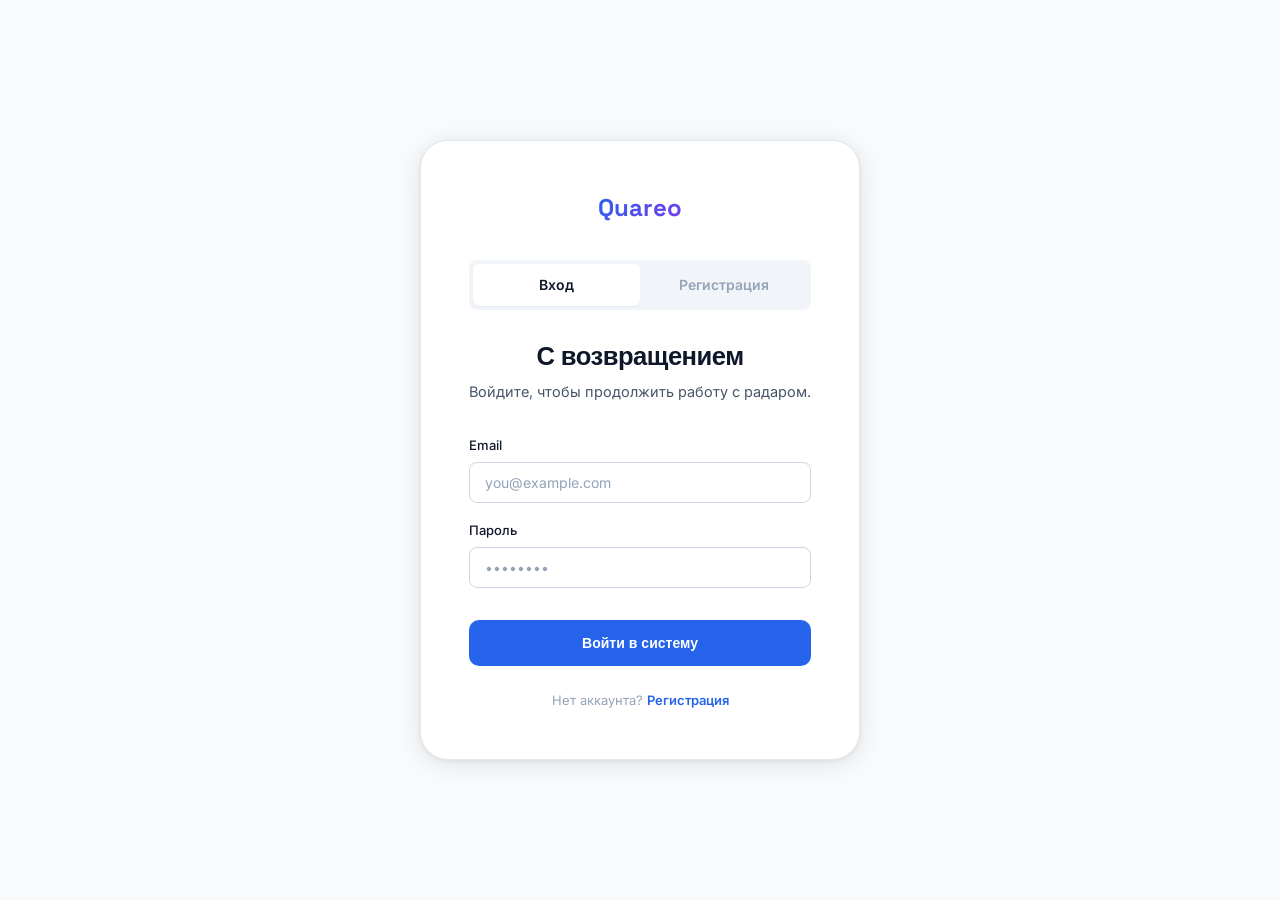
<file: frontend/auth.html>
<!DOCTYPE html>
<html lang="ru">
<head>
<meta charset="UTF-8">
<meta name="viewport" content="width=device-width, initial-scale=1.0">
<title>Quareo — Вход в систему</title>
<link rel="stylesheet" href="assets/style.css">
<style>
  body {
    background: var(--bg-2);
    min-height: 100vh; display: flex; flex-direction: column;
  }
  .auth-wrap {
    flex: 1; display: flex; align-items: center; justify-content: center;
    padding: 2rem;
  }
  .auth-card {
    width: 100%; max-width: 440px;
    background: var(--bg); border: 1px solid var(--border);
    border-radius: var(--radius-xl); padding: 3rem;
    box-shadow: var(--shadow-lg);
  }
  .auth-logo {
    display: flex; justify-content: center; margin-bottom: 2rem;
  }
  .auth-logo a {
    font-weight: 800; font-size: 24px; font-family: var(--font-display);
    background: linear-gradient(135deg, var(--brand) 0%, var(--purple) 100%);
    -webkit-background-clip: text; -webkit-text-fill-color: transparent; background-clip: text;
    text-decoration: none;
  }
  .auth-title { text-align: center; font-size: 1.6rem; font-family: var(--font-display); font-weight: 700; margin-bottom: 0.5rem; }
  .auth-sub { text-align: center; color: var(--text-2); font-size: 14.5px; margin-bottom: 2rem; }
  
  .auth-tabs {
    display: flex; background: var(--bg-3); border-radius: var(--radius-sm);
    padding: 4px; margin-bottom: 2rem;
  }
  .auth-tab {
    flex: 1; text-align: center; padding: 10px; border-radius: 6px;
    font-size: 14px; font-weight: 600; cursor: pointer; color: var(--text-3);
    transition: all 0.2s;
  }
  .auth-tab.active { background: var(--bg); color: var(--text); box-shadow: var(--shadow-sm); }
  
  .auth-form { display: none; }
  .auth-form.active { display: block; animation: fade-in 0.3s ease; }
  @keyframes fade-in { from { opacity: 0; transform: translateY(5px); } to { opacity: 1; transform: translateY(0); } }

  .auth-footer { text-align: center; margin-top: 1.5rem; font-size: 13px; color: var(--text-3); }
  .auth-footer a { color: var(--brand); font-weight: 600; text-decoration: none; }
  .auth-footer a:hover { text-decoration: underline; }
</style>
</head>
<body>

<div class="auth-wrap">
  <div class="auth-card" data-reveal>
    <div class="auth-logo"><a href="index.html">Quareo</a></div>
    
    <div class="auth-tabs">
      <div class="auth-tab active" id="tabLogin" onclick="switchTab('login')" data-i="auth_tab_login">Вход</div>
      <div class="auth-tab" id="tabRegister" onclick="switchTab('register')" data-i="auth_tab_register">Регистрация</div>
    </div>

    <!-- LOGIN FORM -->
    <div class="auth-form active" id="formLogin">
      <h2 class="auth-title" data-i="login_title">С возвращением</h2>
      <p class="auth-sub" data-i="login_sub">Войдите, чтобы продолжить работу с радаром.</p>
      
      <div class="form-group">
        <label class="form-label" data-i="form_email">Email</label>
        <input type="email" class="form-input" id="lEmail" placeholder="you@example.com">
      </div>
      <div class="form-group">
        <label class="form-label" data-i="form_password">Пароль</label>
        <input type="password" class="form-input" id="lPassword" placeholder="••••••••">
      </div>
      <div class="form-error" id="loginError"></div>
      
      <button class="btn-primary btn-block" style="margin-top: 2rem; padding: 14px;" id="btnLogin" onclick="handleLogin()" data-i="login_btn">Войти в систему</button>
      
      <div class="auth-footer">
        <span data-i="login_no_account">Нет аккаунта?</span> <a href="#" onclick="switchTab('register'); return false;" data-i="auth_tab_register">Зарегистрируйтесь</a>
      </div>
    </div>

    <!-- REGISTER FORM -->
    <div class="auth-form" id="formRegister">
      <h2 class="auth-title" data-i="reg_title">Создать аккаунт</h2>
      <p class="auth-sub" data-i="reg_sub">Получите доступ к аналитике Kaspi.kz и пулам закупок.</p>
      
      <div class="form-group">
        <label class="form-label" data-i="form_name">Полное имя</label>
        <input type="text" class="form-input" id="rName" placeholder="Алибек Джаксыбеков">
      </div>
      <div class="form-group">
        <label class="form-label" data-i="form_email">Email</label>
        <input type="email" class="form-input" id="rEmail" placeholder="you@example.com">
      </div>
      <div class="form-group">
        <label class="form-label" data-i="form_password">Пароль</label>
        <input type="password" class="form-input" id="rPassword" placeholder="•••••••• (мин. 6 символов)">
      </div>
      <div class="form-error" id="regError"></div>
      <div class="form-success" id="regSuccess"></div>
      
      <button class="btn-primary btn-block" style="margin-top: 2rem; padding: 14px;" id="btnRegister" onclick="handleRegister()" data-i="reg_btn">Создать аккаунт</button>
      
      <div class="auth-footer">
        <span data-i="reg_has_account">Уже есть аккаунт?</span> <a href="#" onclick="switchTab('login'); return false;" data-i="auth_tab_login">Войти</a>
      </div>
    </div>
    
  </div>
</div>

<script src="assets/common.js"></script>
<script>
const PAGE_I18N = {
  ru: {
    auth_tab_login: "Вход", auth_tab_register: "Регистрация",
    login_title: "С возвращением", login_sub: "Войдите, чтобы продолжить работу с радаром.",
    reg_title: "Создать аккаунт", reg_sub: "Получите доступ к аналитике Kaspi.kz и пулам закупок.",
    form_name: "Полное имя", form_email: "Email", form_password: "Пароль",
    login_btn: "Войти в систему", reg_btn: "Создать аккаунт",
    login_no_account: "Нет аккаунта?", reg_has_account: "Уже есть аккаунт?",
    err_fill: "Заполните все поля", err_short_pass: "Пароль должен быть не менее 6 символов",
    reg_ok: "Аккаунт успешно создан! Выполняем вход...",
  },
  en: {
    auth_tab_login: "Log in", auth_tab_register: "Sign up",
    login_title: "Welcome back", login_sub: "Log in to continue using the radar.",
    reg_title: "Create an account", reg_sub: "Get access to Kaspi.kz analytics and buying pools.",
    form_name: "Full name", form_email: "Email", form_password: "Password",
    login_btn: "Sign in", reg_btn: "Create account",
    login_no_account: "Don't have an account?", reg_has_account: "Already have an account?",
    err_fill: "Please fill all fields", err_short_pass: "Password must be at least 6 characters",
    reg_ok: "Account created successfully! Logging in...",
  }
};
Object.keys(PAGE_I18N).forEach(l => Object.assign(RP_I18N[l], PAGE_I18N[l]));

// Check URL params for initial view
const params = new URLSearchParams(window.location.search);
if (params.get('view') === 'register') {
  switchTab('register');
}

function switchTab(tab) {
  document.getElementById('tabLogin').classList.remove('active');
  document.getElementById('tabRegister').classList.remove('active');
  document.getElementById('formLogin').classList.remove('active');
  document.getElementById('formRegister').classList.remove('active');
  
  document.getElementById('loginError').classList.remove('visible');
  document.getElementById('regError').classList.remove('visible');
  document.getElementById('regSuccess').classList.remove('visible');
  
  if (tab === 'login') {
    document.getElementById('tabLogin').classList.add('active');
    document.getElementById('formLogin').classList.add('active');
    document.title = 'Quareo — ' + RP_I18N[RP_LANG].auth_tab_login;
  } else {
    document.getElementById('tabRegister').classList.add('active');
    document.getElementById('formRegister').classList.add('active');
    document.title = 'Quareo — ' + RP_I18N[RP_LANG].auth_tab_register;
  }
}

async function handleLogin() {
  const t = RP_I18N[RP_LANG];
  const email = document.getElementById('lEmail').value.trim();
  const pwd = document.getElementById('lPassword').value;
  const errBox = document.getElementById('loginError');
  const btn = document.getElementById('btnLogin');
  
  errBox.classList.remove('visible');
  if (!email || !pwd) {
    errBox.textContent = t.err_fill;
    errBox.classList.add('visible');
    return;
  }
  
  btn.classList.add('btn-loading');
  
  try {
    const res = await fetch(RP_API_BASE + '/auth/login', {
      method: 'POST',
      headers: { 'Content-Type': 'application/json' },
      body: JSON.stringify({ email: email, password: pwd })
    });
    
    const data = await res.json();
    if (!res.ok) {
      let msg = data.detail;
      if (Array.isArray(msg)) {
        msg = msg.map(err => `${err.loc.join('.')}: ${err.msg}`).join(', ');
      } else if (typeof msg === 'object') {
        msg = JSON.stringify(msg);
      }
      throw new Error(msg || 'Login failed');
    }
    
    // Setup session
    rpSetAuth(data.access_token, data.user);
    window.location.href = 'scanner.html';
  } catch (err) {
    errBox.textContent = err.message;
    errBox.classList.add('visible');
  } finally {
    btn.classList.remove('btn-loading');
  }
}

async function handleRegister() {
  const t = RP_I18N[RP_LANG];
  const name = document.getElementById('rName').value.trim();
  const email = document.getElementById('rEmail').value.trim();
  const pwd = document.getElementById('rPassword').value;
  const errBox = document.getElementById('regError');
  const sucBox = document.getElementById('regSuccess');
  const btn = document.getElementById('btnRegister');
  
  errBox.classList.remove('visible');
  sucBox.classList.remove('visible');
  
  if (!name || !email || !pwd) {
    errBox.textContent = t.err_fill;
    errBox.classList.add('visible');
    return;
  }
  if (pwd.length < 6) {
    errBox.textContent = t.err_short_pass;
    errBox.classList.add('visible');
    return;
  }
  
  btn.classList.add('btn-loading');
  
  try {
    const res = await fetch(RP_API_BASE + '/auth/register', {
      method: 'POST',
      headers: { 'Content-Type': 'application/json' },
      body: JSON.stringify({ email: email, password: pwd, full_name: name })
    });
    
    const data = await res.json();
    if (!res.ok) throw new Error(data.detail || 'Registration failed');
    
    sucBox.textContent = t.reg_ok;
    sucBox.classList.add('visible');
    
    // Auto login
    const logRes = await fetch(RP_API_BASE + '/auth/login', {
      method: 'POST',
      headers: { 'Content-Type': 'application/json' },
      body: JSON.stringify({ email: email, password: pwd })
    });
    const logData = await logRes.json();
    if (logRes.ok) {
      rpSetAuth(logData.access_token, logData.user);
      setTimeout(() => { window.location.href = 'scanner.html'; }, 1000);
    } else {
      setTimeout(() => { switchTab('login'); }, 1500);
    }
  } catch (err) {
    let msg = err.message;
    errBox.textContent = msg;
    errBox.classList.add('visible');
    btn.classList.remove('btn-loading');
  }
}

// Bind enter key
document.getElementById('lPassword').addEventListener('keyup', (e) => { if(e.key === 'Enter') handleLogin(); });
document.getElementById('rPassword').addEventListener('keyup', (e) => { if(e.key === 'Enter') handleRegister(); });
</script>
</body>
</html>
</file>
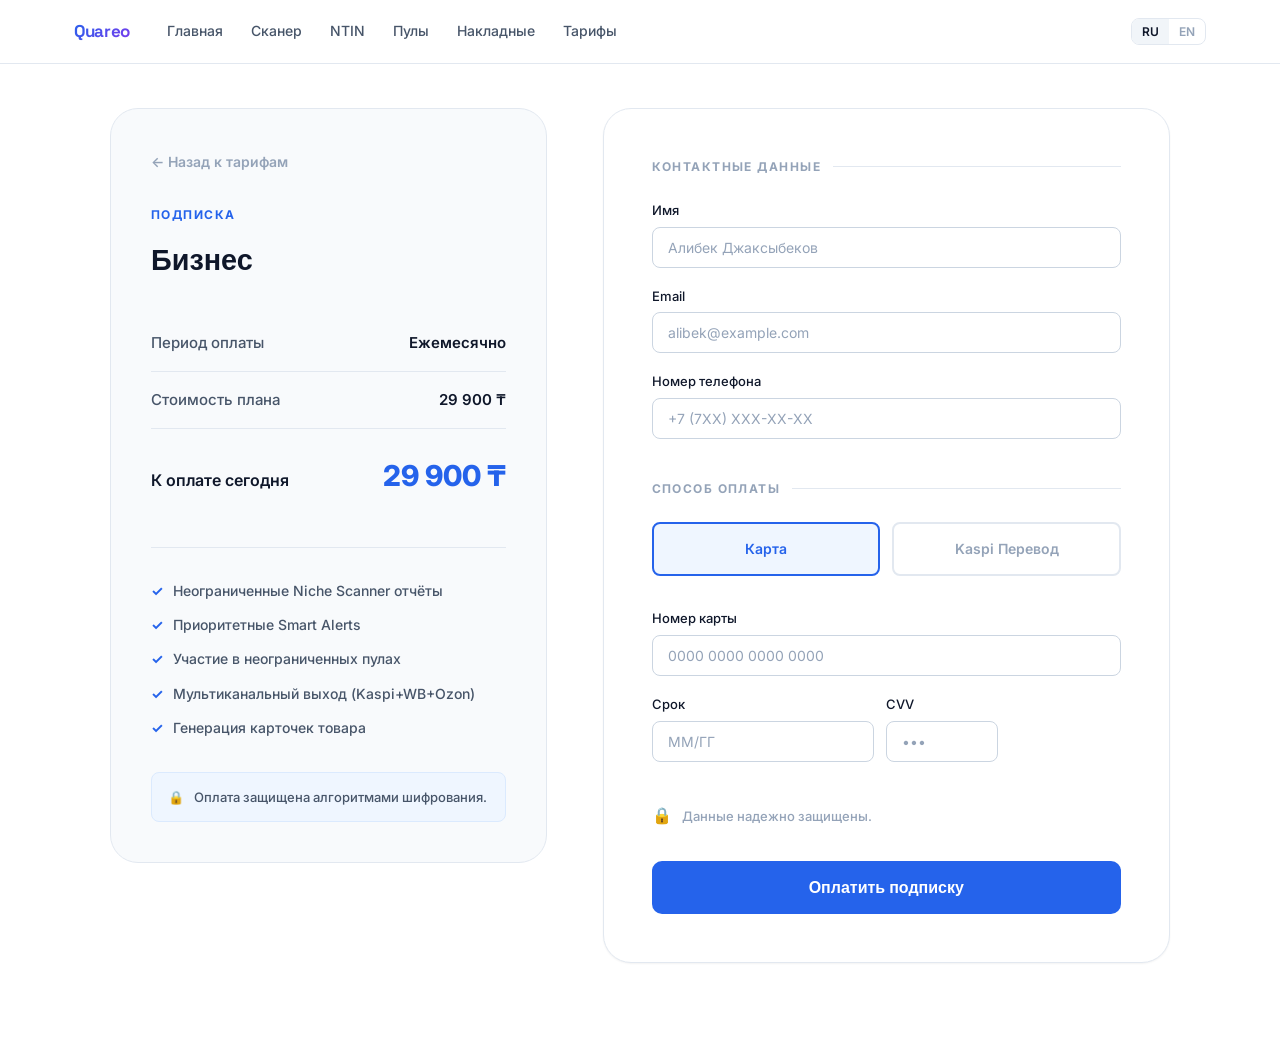
<file: frontend/checkout.html>
<!DOCTYPE html>
<html lang="ru">
<head>
<meta charset="UTF-8">
<meta name="viewport" content="width=device-width, initial-scale=1.0">
<title>Quareo — Оплата</title>
<link rel="stylesheet" href="assets/style.css">
<style>
  .checkout-wrap {
    padding-top: 108px; padding-bottom: 5rem;
    max-width: 1060px; margin: 0 auto;
    display: grid; grid-template-columns: 1fr 1.3fr; gap: 3.5rem;
  }
  .checkout-back {
    display: inline-flex; align-items: center; gap: 8px;
    font-family: var(--font-mono); font-size: 14px; font-weight: 600; color: var(--text-3);
    text-decoration: none; margin-bottom: 2rem; transition: color 0.15s;
  }
  .checkout-back:hover { color: var(--brand); }

  /* ── Summary panel ────────────────────────────────────────── */
  .summary-panel {
    border: 1px solid var(--border); border-radius: var(--radius-xl);
    background: var(--bg-2); padding: 2.5rem;
    align-self: start; position: sticky; top: 6rem;
  }
  .summary-eyebrow {
    font-family: var(--font-mono); font-size: 12px; font-weight: 700; text-transform: uppercase;
    letter-spacing: 0.12em; color: var(--brand); margin-bottom: 0.75rem;
  }
  .summary-plan { font-family: var(--font-display); font-size: 1.8rem; font-weight: 700; margin-bottom: 2rem; color: var(--text); }
  .summary-row {
    display: flex; justify-content: space-between; align-items: baseline;
    font-size: 15px; font-weight: 500; color: var(--text-2); padding: 1rem 0;
    border-bottom: 1px solid var(--border);
  }
  .summary-row .val { font-family: var(--font-mono); font-weight: 600; color: var(--text); }
  .summary-row.total {
    border-bottom: none; padding-top: 1.5rem; font-size: 16px; color: var(--text); font-weight: 600;
  }
  .summary-row.total .val { font-size: 1.8rem; font-weight: 800; color: var(--brand); font-family: var(--font-mono); }
  
  .summary-features { margin-top: 2rem; padding-top: 2rem; border-top: 1px solid var(--border); }
  .summary-features li { font-size: 14px; font-weight: 500; color: var(--text-2); display: flex; gap: 10px; margin-bottom: 12px; list-style: none; }
  .summary-features .feat-check { color: var(--brand); font-family: var(--font-mono); font-weight: 700; }
  
  .summary-note {
    margin-top: 2rem; padding: 14px 16px; border-radius: var(--radius-sm);
    background: var(--brand-light); border: 1px solid var(--brand-mid);
    font-size: 13px; font-weight: 500; color: var(--text-2); display: flex; gap: 10px; align-items: center;
  }

  /* ── Payment form ─────────────────────────────────────────── */
  .form-panel {
    border: 1px solid var(--border); border-radius: var(--radius-xl);
    background: var(--bg); padding: 3rem; box-shadow: var(--shadow-sm);
  }
  .form-section-title {
    font-family: var(--font-mono); font-size: 12px; font-weight: 700; text-transform: uppercase;
    letter-spacing: 0.12em; color: var(--text-3); margin-bottom: 1.5rem;
    display: flex; align-items: center; gap: 12px;
  }
  .form-section-title::after { content: ''; flex: 1; height: 1px; background: var(--border); }
  
  .card-row { display: grid; grid-template-columns: 2fr 1fr 1fr; gap: 12px; }

  .pay-methods { display: flex; gap: 12px; margin-bottom: 2rem; }
  .pay-method {
    flex: 1; border: 2px solid var(--border); border-radius: var(--radius-sm);
    padding: 14px; text-align: center; cursor: pointer;
    font-family: var(--font-mono); font-size: 14px; font-weight: 600; color: var(--text-3);
    transition: all 0.2s; background: var(--bg);
  }
  .pay-method.active { border-color: var(--brand); background: var(--brand-light); color: var(--brand); }

  .security-note {
    display: flex; align-items: center; gap: 10px; margin: 1.5rem 0 2rem;
    font-family: var(--font-mono); font-size: 13px; font-weight: 500; color: var(--text-3);
  }
  .security-note .lock { color: var(--green); font-size: 16px; }

  /* ── Success state ────────────────────────────────────────── */
  .success-view { display: none; text-align: center; padding: 3rem 0; }
  .success-view.active { display: block; animation: result-fade 0.5s ease; }
  @keyframes result-fade { from { opacity: 0; transform: translateY(10px); } to { opacity: 1; transform: translateY(0); } }
  .success-ring {
    width: 80px; height: 80px; border-radius: 50%; margin: 0 auto 1.5rem;
    border: 3px solid var(--green); color: var(--green);
    display: flex; align-items: center; justify-content: center;
    font-size: 36px; box-shadow: 0 0 24px var(--green-bg);
  }
  .success-view h2 { margin-bottom: 1rem; font-size: 2rem; }
  .success-view p { color: var(--text-2); max-width: 420px; margin: 0 auto 2rem; font-size: 1.1rem; line-height: 1.6; }

  @media (max-width: 860px) {
    .checkout-wrap { grid-template-columns: 1fr; gap: 2.5rem; }
    .summary-panel { position: static; order: 2; }
    .form-panel { order: 1; padding: 2rem; }
    .card-row { grid-template-columns: 1fr; }
  }
</style>
</head>
<body>

<!-- NAV -->
<nav>
  <div class="nav-inner">
    <a href="index.html" class="nav-logo">
      Quareo
    </a>
    <div class="nav-links" id="navLinks">
      <a href="index.html" data-i="nav_home">Главная</a>
      <a href="scanner.html" data-i="nav_scanner">Сканер</a>
      <a href="ntin.html" data-i="nav_ntin">NTIN</a>
      <a href="pools.html" data-i="nav_pools">Пулы</a>
      <a href="waybills.html" data-i="nav_waybills">Накладные</a>
      <a href="pricing.html" data-i="nav_pricing">Тарифы</a>
    </div>
    <div class="nav-right">
      <div class="lang-switch">
        <button class="lang-btn active" data-lang="ru" onclick="rpSetLang('ru')">RU</button>
        <button class="lang-btn" data-lang="en" onclick="rpSetLang('en')">EN</button>
      </div>
    </div>
  </div>
</nav>

<main>
  <div class="container">
    <div class="checkout-wrap">

      <!-- SUMMARY -->
      <div class="summary-panel" data-reveal>
        <a href="pricing.html" class="checkout-back" data-i="back_link">← Назад к тарифам</a>
        <div class="summary-eyebrow" data-i="summary_eyebrow">Подписка</div>
        <div class="summary-plan" id="summaryPlan">Бизнес</div>
        <div class="summary-row">
          <span data-i="summary_billing">Период оплаты</span>
          <span class="val" data-i="summary_monthly">Ежемесячно</span>
        </div>
        <div class="summary-row">
          <span data-i="summary_price">Стоимость плана</span>
          <span class="val" id="summaryPrice">29 900 ₸</span>
        </div>
        <div class="summary-row total">
          <span data-i="summary_total">К оплате сегодня</span>
          <span class="val" id="summaryTotal">29 900 ₸</span>
        </div>
        <ul class="summary-features" id="summaryFeatures"></ul>
        <div class="summary-note">
          <span class="lock">🔒</span>
          <span data-i="summary_note">Оплата защищена алгоритмами шифрования.</span>
        </div>
      </div>

      <!-- FORM -->
      <div class="form-panel" data-reveal>
        <div id="formView">
          <div class="form-section-title" data-i="contact_title">Контактные данные</div>
          <div class="form-group">
            <label class="form-label" data-i="form_name">Имя</label>
            <input class="form-input" type="text" id="fName" placeholder="Алибек Джаксыбеков">
          </div>
          <div class="form-group">
            <label class="form-label" data-i="form_email">Email</label>
            <input class="form-input" type="email" id="fEmail" placeholder="alibek@example.com">
          </div>
          <div class="form-group">
            <label class="form-label" data-i="form_phone">Номер телефона</label>
            <input class="form-input" type="tel" id="fPhone" placeholder="+7 (7XX) XXX-XX-XX">
          </div>

          <div class="form-section-title" data-i="payment_title" style="margin-top:2.5rem">Способ оплаты</div>
          <div class="pay-methods">
            <div class="pay-method active" onclick="selectMethod(this)" data-i="method_card">Карта</div>
            <div class="pay-method" onclick="selectMethod(this)" data-i="method_kaspi">Kaspi Pay</div>
          </div>

          <div id="cardFields">
            <div class="form-group">
              <label class="form-label" data-i="form_card">Номер карты</label>
              <input class="form-input" type="text" id="fCard" placeholder="0000 0000 0000 0000" maxlength="19" oninput="formatCard(this)">
            </div>
            <div class="card-row">
              <div class="form-group">
                <label class="form-label" data-i="form_expiry">Срок</label>
                <input class="form-input" type="text" id="fExpiry" placeholder="ММ/ГГ" maxlength="5" oninput="formatExpiry(this)">
              </div>
              <div class="form-group">
                <label class="form-label">CVV</label>
                <input class="form-input" type="password" id="fCvv" placeholder="•••" maxlength="3">
              </div>
            </div>
          </div>

          <div class="security-note" id="secNote">
            <span class="lock">🔒</span>
            <span data-i="form_note">Данные надежно защищены.</span>
          </div>

          <button class="btn-primary btn-block" id="btnPay" onclick="submitPayment()" style="padding: 16px; font-size: 16px;" data-i="form_pay">Оплатить подписку</button>
        </div>

        <div class="success-view" id="successView">
          <div class="success-ring">✓</div>
          <h2 data-i="success_title">Заявка принята</h2>
          <div data-i="success_sub" id="successSub" style="color: var(--text-2); max-width: 460px; margin: 0 auto 2rem; font-size: 1.1rem; line-height: 1.6;">Мы свяжемся с вами в течение 24 часов и настроим доступ к платформе. Проверьте Telegram и Email.</div>
          <div id="paymentActionContainer" style="margin-bottom: 2rem;"></div>
          <a href="index.html" class="btn-secondary" style="padding: 14px 28px; font-size: 15px;" data-i="success_home">На главную</a>
        </div>
      </div>

    </div>
  </div>
</main>

<script src="assets/common.js"></script>
<script>
const PAGE_I18N = {
  ru: {
    back_link: "← Назад к тарифам",
    summary_eyebrow: "Подписка", summary_billing: "Период оплаты", summary_monthly: "Ежемесячно",
    summary_price: "Стоимость плана", summary_total: "К оплате сегодня",
    summary_note: "Оплата защищена алгоритмами шифрования.",
    contact_title: "Контактные данные", payment_title: "Способ оплаты",
    method_card: "Карта", method_kaspi: "Kaspi Перевод",
    form_name:"Имя",form_email:"Email",form_phone:"Номер телефона",form_card:"Номер карты",form_expiry:"Срок",
    form_note:"Данные надежно защищены.",form_pay:"Оплатить подписку",
    success_title:"Заявка принята",success_sub:"Мы свяжемся с вами в течение 24 часов и настроим доступ к платформе. Проверьте Telegram и Email.",
    success_home: "На главную",
    fill_error: "Пожалуйста, заполните все обязательные поля.",
    processing: "Обработка...",
    plan_features: {
      "Старт": ["5 Niche Scanner отчётов в месяц","Smart Alerts в Telegram","Участие в 1 закупочном пуле","Базовая аналитика"],
      "Бизнес": ["Неограниченные Niche Scanner отчёты","Приоритетные Smart Alerts","Участие в неограниченных пулах","Мультиканальный выход (Kaspi+WB+Ozon)","Генерация карточек товара"],
      "Агентство": ["Всё из Бизнес","До 10 магазинов под одним аккаунтом","API доступ","Выделенный менеджер","Whitelabel отчёты"],
    },
  },
  en: {
    back_link: "← Back to pricing",
    summary_eyebrow: "Subscription", summary_billing: "Billing period", summary_monthly: "Monthly",
    summary_price: "Plan price", summary_total: "Due today",
    summary_note: "Payment is secured with encryption.",
    contact_title: "Contact details", payment_title: "Payment method",
    method_card: "Card", method_kaspi: "Kaspi Pay",
    form_name:"Full name",form_email:"Email",form_phone:"Phone number",form_card:"Card number",form_expiry:"Expiry",
    form_note:"Your data is securely protected.",form_pay:"Pay subscription",
    success_title:"Application received",success_sub:"We'll contact you within 24 hours and set up your platform access. Check Telegram and Email.",
    success_home: "Go home",
    fill_error: "Please fill in all required fields.",
    processing: "Processing...",
    plan_features: {
      "Старт": ["5 Niche Scanner reports/month","Smart Alerts via Telegram","Access to 1 buying pool","Basic analytics"],
      "Бизнес": ["Unlimited Niche Scanner reports","Priority Smart Alerts","Unlimited pool participation","Multichannel launch (Kaspi+WB+Ozon)","Product card generation"],
      "Агентство": ["Everything in Business","Up to 10 stores per account","API access","Dedicated manager","Whitelabel reports"],
    },
  }
};
Object.keys(PAGE_I18N).forEach(l => Object.assign(RP_I18N[l], PAGE_I18N[l]));

const params = new URLSearchParams(window.location.search);
const planName = params.get('plan') || 'Бизнес';
const planPrice = parseInt(params.get('price') || '29900');

function fmtMoney(n) {
  return n.toLocaleString('ru-RU').replace(/,/g, ' ') + ' ₸';
}

function renderSummary() {
  const t = RP_I18N[RP_LANG];
  document.getElementById('summaryPlan').textContent = planName;
  document.getElementById('summaryPrice').textContent = fmtMoney(planPrice);
  document.getElementById('summaryTotal').textContent = fmtMoney(planPrice);
  const features = t.plan_features[planName] || t.plan_features['Бизнес'];
  document.getElementById('summaryFeatures').innerHTML = features.map(f =>
    `<li><span class="feat-check">✓</span><span>${f}</span></li>`
  ).join('');
}

function selectMethod(el) {
  document.querySelectorAll('.pay-method').forEach(m => m.classList.remove('active'));
  el.classList.add('active');
  
  const isKaspi = el.getAttribute('data-i') === 'method_kaspi';
  const cardFields = document.getElementById('cardFields');
  const secNote = document.getElementById('secNote');
  if (isKaspi) {
    if(cardFields) cardFields.style.display = 'none';
    if(secNote) secNote.style.display = 'none';
  } else {
    if(cardFields) cardFields.style.display = 'block';
    if(secNote) secNote.style.display = 'flex';
  }
}

function formatCard(el) {
  let v = el.value.replace(/\D/g,'').substring(0,16);
  el.value = v.replace(/(.{4})/g,'$1 ').trim();
}
function formatExpiry(el) {
  let v = el.value.replace(/\D/g,'').substring(0,4);
  if (v.length > 2) v = v.substring(0,2) + '/' + v.substring(2);
  el.value = v;
}

async function submitPayment() {
  const t = RP_I18N[RP_LANG];
  const name = document.getElementById('fName').value.trim();
  const email = document.getElementById('fEmail').value.trim();
  const phone = document.getElementById('fPhone').value.trim();

  if (!name || !email) {
    alert(t.fill_error);
    return;
  }

  const activeMethod = document.querySelector('.pay-method.active');
  const paymentMethod = activeMethod && activeMethod.getAttribute('data-i') === 'method_kaspi'
    ? 'kaspi_transfer' : 'card';

  const btn = document.getElementById('btnPay');
  btn.disabled = true;
  btn.textContent = t.processing;

  try {
    const resp = await fetch(RP_API_BASE + '/api/subscriptions', {
      method: 'POST',
      headers: {
        'Content-Type': 'application/json',
        ...rpAuthHeaders(),
      },
      body: JSON.stringify({
        contact_name: name,
        contact_email: email,
        contact_phone: phone || null,
        plan_name: planName,
        plan_price: planPrice,
        payment_method: paymentMethod,
      }),
    });

    if (!resp.ok) {
      const err = await resp.json().catch(() => ({}));
      throw new Error(err.detail || 'Ошибка сервера');
    }

    const sub = await resp.json();

    document.getElementById('formView').style.display = 'none';
    const successView = document.getElementById('successView');
    successView.classList.add('active');

    const subIdEl = document.createElement('div');
    subIdEl.style.cssText = 'font-family:var(--font-mono);font-size:14px;font-weight:600;color:var(--text-3);margin-bottom:1.5rem;';
    subIdEl.textContent = 'Заявка №' + sub.id.substring(0, 8).toUpperCase();
    const successTitle = successView.querySelector('h2');
    if (successTitle && !document.getElementById('subIdDisplay')) {
      subIdEl.id = 'subIdDisplay';
      successTitle.after(subIdEl);
    }
    
    // Add payment URL button if provided
    if (paymentMethod === 'kaspi_transfer') {
      document.getElementById('successSub').innerHTML = `
        <div style="background:var(--bg-2); border:1px solid var(--border); border-radius:var(--radius-md); padding:1.5rem; text-align:left; margin-bottom:1.5rem;">
          <h3 style="margin:0 0 1rem; font-size:16px;">Инструкция по оплате:</h3>
          <p style="margin:0 0 0.5rem;">1. Откройте приложение Kaspi.kz</p>
          <p style="margin:0 0 0.5rem;">2. Переведите <b>${fmtMoney(planPrice)}</b> по номеру:</p>
          <p style="margin:0 0 0.5rem; font-family:var(--font-mono); font-size:20px; font-weight:700; color:var(--brand);">+7 778 805 88 45</p>
          <p style="margin:0 0 1rem;">Получатель: <b>Али К.</b></p>
          <p style="margin:0; padding:10px; background:var(--brand-light); border-radius:4px; font-size:14px; font-weight:500;">❗️ Важно: В сообщении к переводу обязательно напишите ваш Email (<b>${email}</b>)</p>
        </div>
      `;
      const actionContainer = document.getElementById('paymentActionContainer');
      const waText = encodeURIComponent(`Привет! Я оплатил подписку Quareo (Тариф ${planName}).\nМой Email: ${email}`);
      actionContainer.innerHTML = `<a href="https://wa.me/77788058845?text=${waText}" target="_blank" class="btn-primary" style="padding: 16px; font-size: 16px; text-decoration: none; display: inline-flex; align-items: center; gap: 10px; background: #25D366; border-color: #25D366; color: white;">
        <svg width="22" height="22" viewBox="0 0 24 24" fill="none" stroke="currentColor" stroke-width="2" stroke-linecap="round" stroke-linejoin="round"><path d="M21 11.5a8.38 8.38 0 0 1-.9 3.8 8.5 8.5 0 0 1-7.6 4.7 8.38 8.38 0 0 1-3.8-.9L3 21l1.9-5.7a8.38 8.38 0 0 1-.9-3.8 8.5 8.5 0 0 1 4.7-7.6 8.38 8.38 0 0 1 3.8-.9h.5a8.48 8.48 0 0 1 8 8v.5z"></path></svg> 
        Отправить чек в WhatsApp
      </a>`;
    } else {
      document.getElementById('successSub').textContent = "Мы свяжемся с вами в течение 24 часов и настроим доступ к платформе. Проверьте Telegram и Email.";
      document.getElementById('paymentActionContainer').innerHTML = "";
    }

  } catch (e) {
    btn.disabled = false;
    btn.textContent = t.form_pay || 'Оплатить подписку';
    alert((t.fill_error || 'Ошибка') + ': ' + e.message);
  }
}

function onLangChange() { renderSummary(); }
renderSummary();
</script>
</body>
</html>
</file>
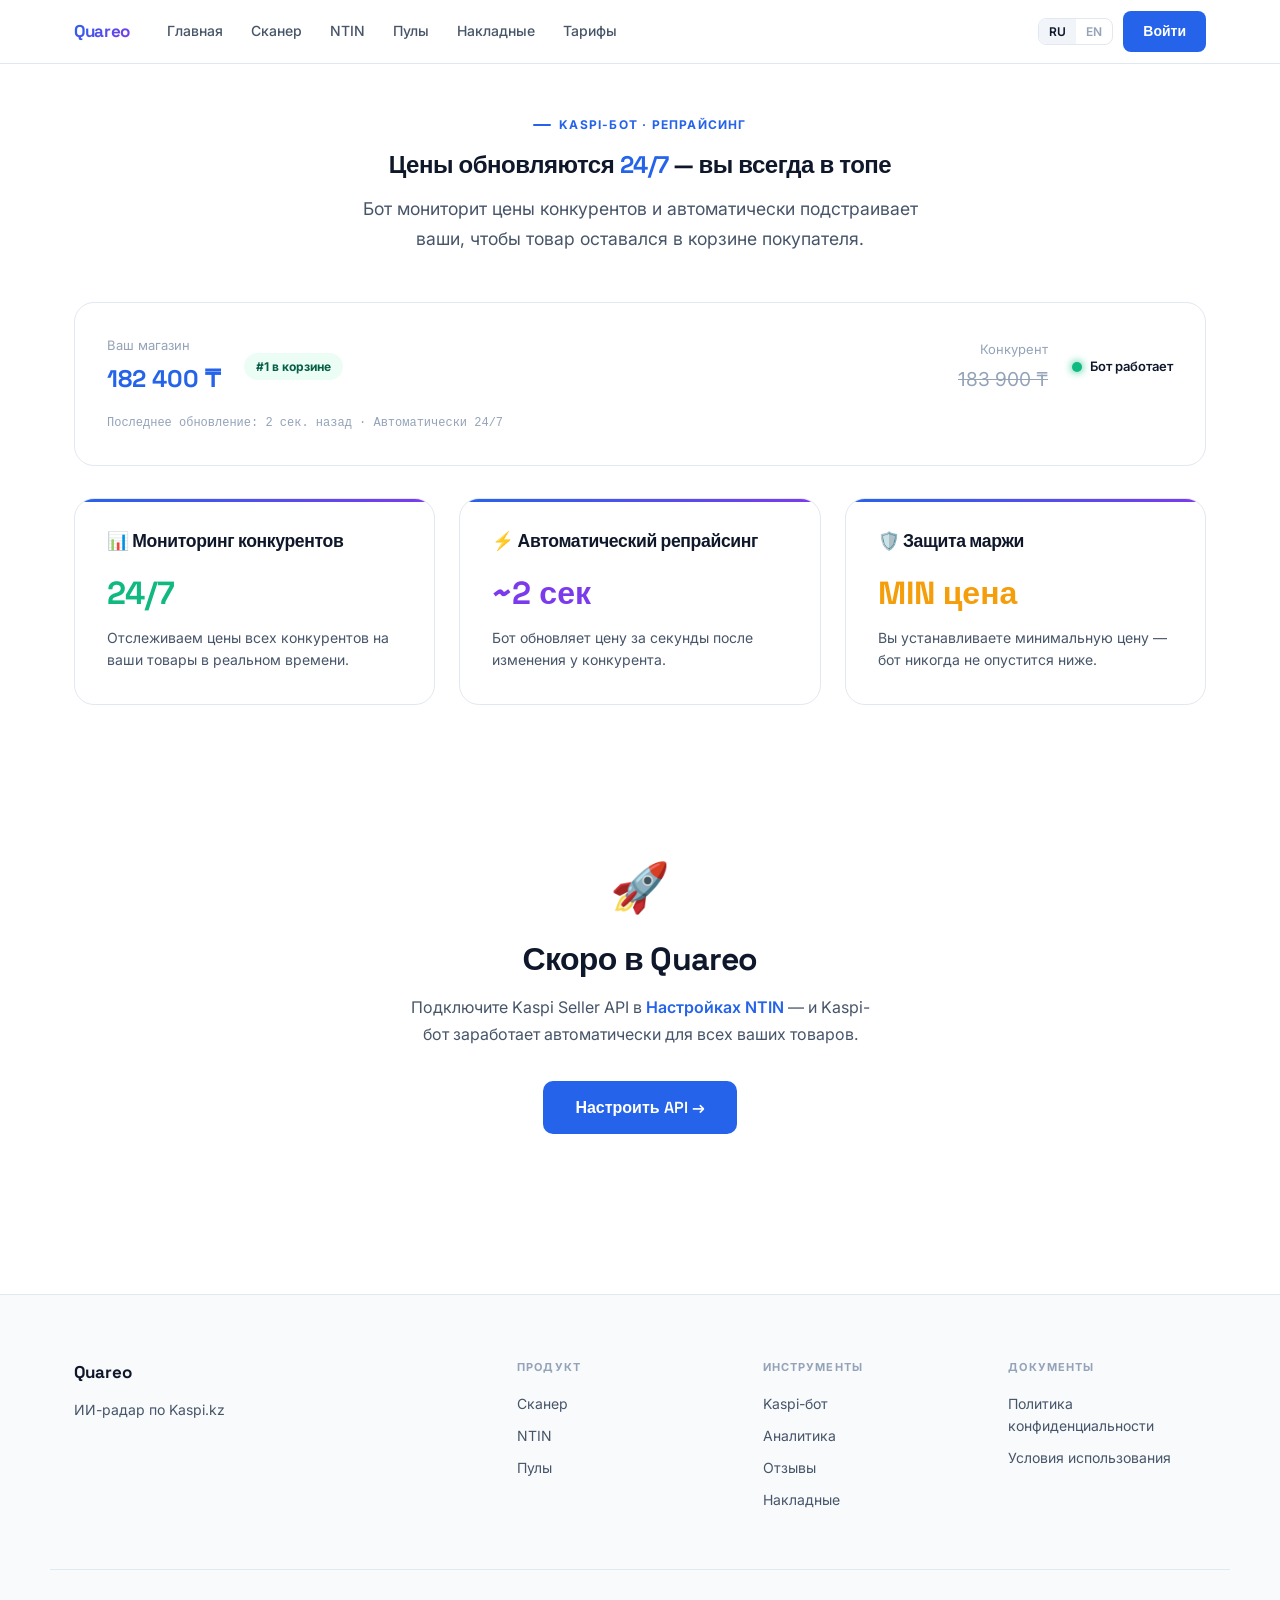
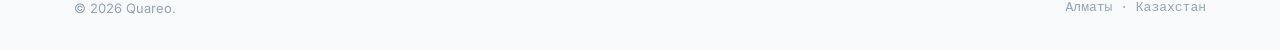
<file: frontend/kaspi-bot.html>
<!DOCTYPE html>
<html lang="ru">
<head>
<meta charset="UTF-8">
<meta name="viewport" content="width=device-width, initial-scale=1.0">
<title>Kaspi-бот · Репрайсинг — Quareo</title>
<link rel="stylesheet" href="assets/style.css">
<style>
.tool-hero{padding-top:108px;padding-bottom:3rem;text-align:center}
.tool-hero .section-tag{justify-content:center}
.price-card{background:var(--bg);border:1px solid var(--border);border-radius:var(--radius-lg);padding:2rem;margin-bottom:1.5rem;transition:all .2s}
.price-card:hover{box-shadow:var(--shadow-lg);transform:translateY(-2px)}
.price-row{display:flex;align-items:center;gap:1.5rem;flex-wrap:wrap}
.price-you{font-size:1.5rem;font-weight:700;color:var(--brand);font-family:var(--font-display)}
.price-comp{font-size:1.2rem;color:var(--text-3);text-decoration:line-through}
.rank-badge{background:var(--green-bg);color:var(--green-text);font-size:12px;font-weight:700;padding:4px 12px;border-radius:100px}
.bot-status{display:flex;align-items:center;gap:8px;font-size:13px;font-weight:600}
.bot-dot{width:10px;height:10px;border-radius:50%;background:var(--green);box-shadow:0 0 8px var(--green);animation:pulse 2s infinite}
@keyframes pulse{0%,100%{opacity:1}50%{opacity:.5}}
.rule-grid{display:grid;grid-template-columns:repeat(auto-fit,minmax(280px,1fr));gap:1.5rem;margin-top:2rem}
.rule-card{background:var(--bg);border:1px solid var(--border);border-radius:var(--radius);padding:1.5rem}
.rule-card h4{font-size:.95rem;margin-bottom:.75rem}
.feature-coming{text-align:center;padding:5rem 2rem}
.feature-coming h2{font-size:2rem;margin-bottom:1rem}
.feature-coming p{color:var(--text-2);max-width:480px;margin:0 auto 2rem;line-height:1.7}
.demo-grid{display:grid;grid-template-columns:repeat(auto-fit,minmax(300px,1fr));gap:1.5rem;margin-top:2rem}
.demo-item{background:var(--bg);border:1px solid var(--border);border-radius:var(--radius-lg);padding:2rem;position:relative;overflow:hidden}
.demo-item::before{content:'';position:absolute;top:0;left:0;right:0;height:3px;background:linear-gradient(90deg,var(--brand),var(--purple))}
.demo-item h3{margin-bottom:.5rem;font-size:1.1rem}
.demo-item p{font-size:14px;color:var(--text-2);line-height:1.6}
.demo-val{font-size:2rem;font-weight:700;font-family:var(--font-display);margin:1rem 0 .5rem}
</style>
</head>
<body>
<nav>
  <div class="nav-inner">
    <a href="index.html" class="nav-logo">Quareo</a>
    <div class="nav-links" id="navLinks">
      <a href="index.html">Главная</a>
      <a href="scanner.html">Сканер</a>
      <a href="ntin.html">NTIN</a>
      <a href="pools.html">Пулы</a><a href="waybills.html">Накладные</a>
      <a href="pricing.html">Тарифы</a>
    </div>
    <div class="nav-right">
      <div class="lang-switch">
        <button class="lang-btn active" data-lang="ru" onclick="rpSetLang('ru')">RU</button>
        <button class="lang-btn" data-lang="en" onclick="rpSetLang('en')">EN</button>
      </div>
      <a href="auth.html?view=register" class="btn-nav-cta">Начать</a>
      <button class="nav-burger" onclick="rpToggleMobileNav()" aria-label="Menu">☰</button>
    </div>
  </div>
</nav>

<main>
  <section class="tool-hero">
    <div class="container-narrow">
      <div class="section-tag">Kaspi-бот · Репрайсинг</div>
      <h1>Цены обновляются <span style="color:var(--brand)">24/7</span> — вы всегда в топе</h1>
      <p style="color:var(--text-2);font-size:1.1rem;line-height:1.7;max-width:560px;margin:1rem auto 0">Бот мониторит цены конкурентов и автоматически подстраивает ваши, чтобы товар оставался в корзине покупателя.</p>
    </div>
  </section>

  <section style="padding-top:0">
    <div class="container">
      <!-- Demo price cards -->
      <div class="price-card" data-reveal>
        <div class="price-row">
          <div>
            <div style="font-size:13px;color:var(--text-3);margin-bottom:4px">Ваш магазин</div>
            <div class="price-you">182 400 ₸</div>
          </div>
          <div class="rank-badge">#1 в корзине</div>
          <div style="margin-left:auto;text-align:right">
            <div style="font-size:13px;color:var(--text-3);margin-bottom:4px">Конкурент</div>
            <div class="price-comp">183 900 ₸</div>
          </div>
          <div class="bot-status"><span class="bot-dot"></span>Бот работает</div>
        </div>
        <div style="font-size:12px;color:var(--text-3);margin-top:1rem;font-family:var(--font-mono,monospace)">Последнее обновление: 2 сек. назад · Автоматически 24/7</div>
      </div>

      <div class="demo-grid" data-reveal>
        <div class="demo-item">
          <h3>📊 Мониторинг конкурентов</h3>
          <div class="demo-val text-signal">24/7</div>
          <p>Отслеживаем цены всех конкурентов на ваши товары в реальном времени.</p>
        </div>
        <div class="demo-item">
          <h3>⚡ Автоматический репрайсинг</h3>
          <div class="demo-val text-violet">~2 сек</div>
          <p>Бот обновляет цену за секунды после изменения у конкурента.</p>
        </div>
        <div class="demo-item">
          <h3>🛡️ Защита маржи</h3>
          <div class="demo-val text-amber">MIN цена</div>
          <p>Вы устанавливаете минимальную цену — бот никогда не опустится ниже.</p>
        </div>
      </div>

      <div class="feature-coming" data-reveal style="margin-top:4rem">
        <div style="font-size:48px;margin-bottom:1rem">🚀</div>
        <h2>Скоро в Quareo</h2>
        <p>Подключите Kaspi Seller API в <a href="ntin.html" style="color:var(--brand);font-weight:600">Настройках NTIN</a> — и Kaspi-бот заработает автоматически для всех ваших товаров.</p>
        <a href="ntin.html" class="btn-primary" style="padding:14px 32px;font-size:16px">Настроить API →</a>
      </div>
    </div>
  </section>
</main>

<footer>
  <div class="footer-grid">
    <div><div class="footer-brand">Quareo</div><p class="footer-desc">ИИ-радар по Kaspi.kz</p></div>
    <div class="footer-col"><div class="footer-col-title">Продукт</div><a href="scanner.html">Сканер</a><a href="ntin.html">NTIN</a><a href="pools.html">Пулы</a></div>
    <div class="footer-col"><div class="footer-col-title">Инструменты</div><a href="kaspi-bot.html">Kaspi-бот</a><a href="analytics.html">Аналитика</a><a href="reviews.html">Отзывы</a><a href="waybills.html">Накладные</a></div>
    <div class="footer-col"><div class="footer-col-title">Документы</div><a href="#">Политика конфиденциальности</a><a href="#">Условия использования</a></div>
  </div>
  <div class="footer-bottom"><span>© 2026 Quareo.</span><span class="mono">Алматы · Казахстан</span></div>
</footer>
<script src="assets/common.js"></script>
</body>
</html>
</file>
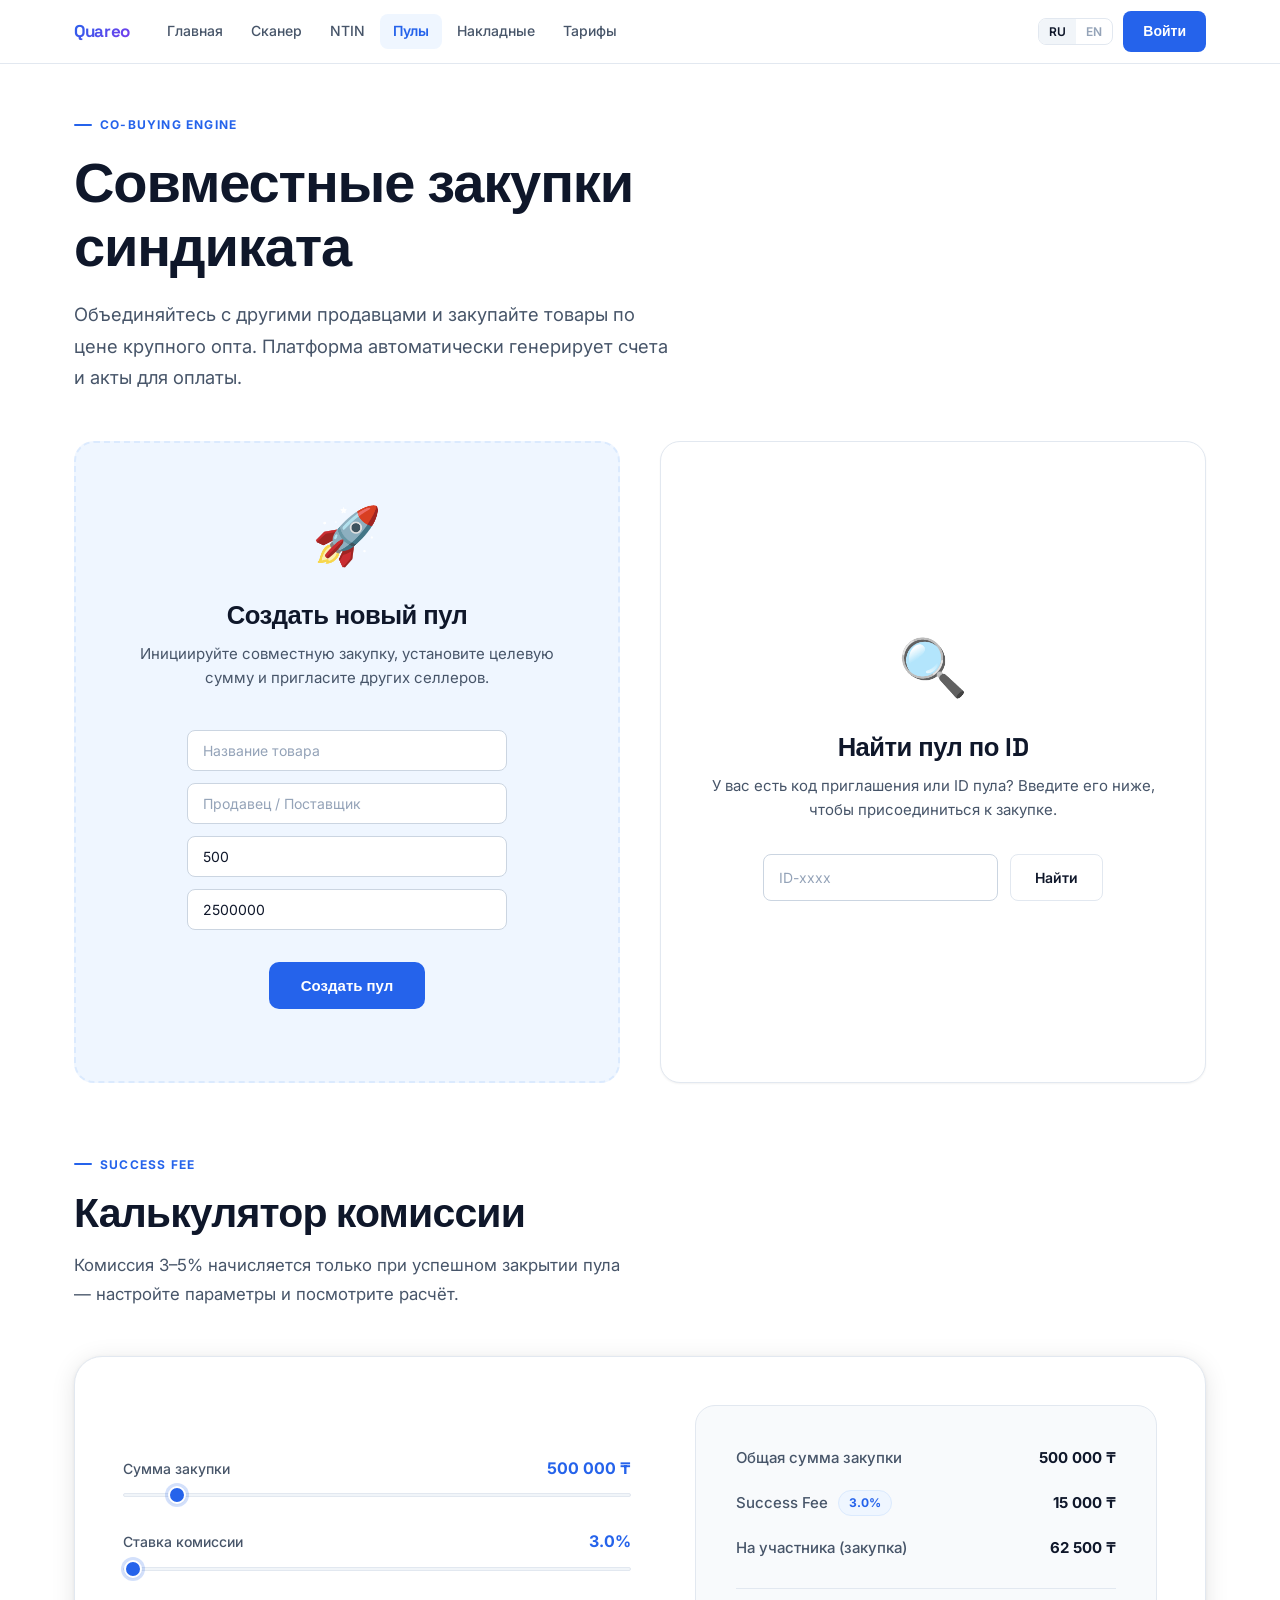
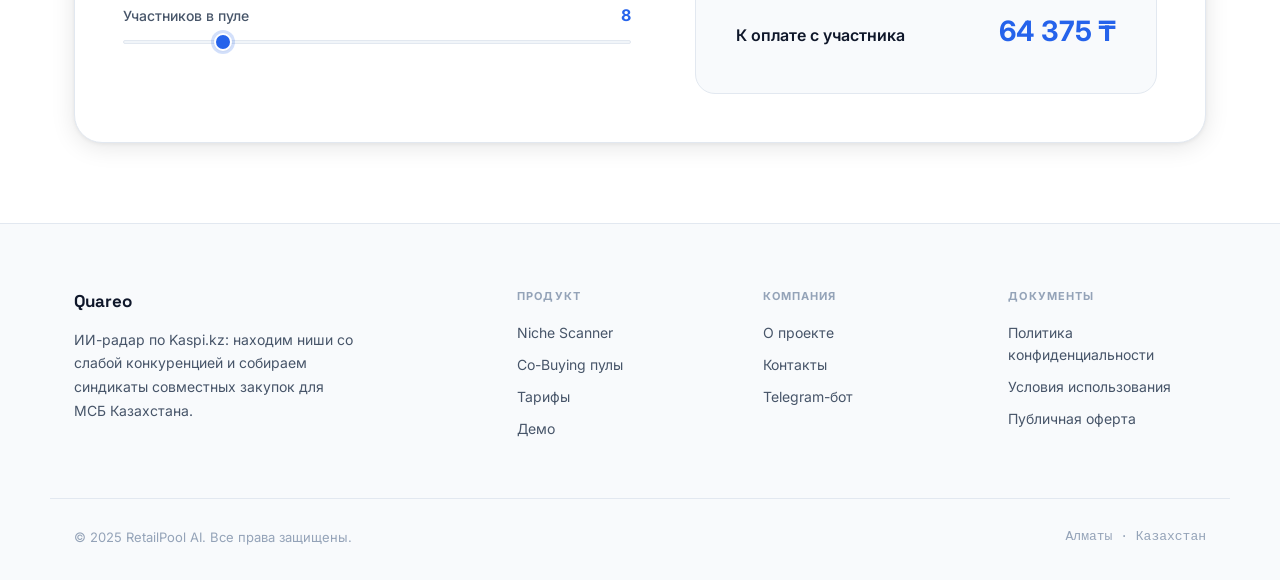
<file: frontend/pools.html>
<!DOCTYPE html>
<html lang="ru">
<head>
<meta charset="UTF-8">
<meta name="viewport" content="width=device-width, initial-scale=1.0">
<title>Quareo — Co-Buying Пулы</title>
<link rel="stylesheet" href="assets/style.css">
<style>
  .page-hero { padding-top: 108px; padding-bottom: 2rem; }
  .page-hero h1 { font-size: clamp(2.4rem, 4.4vw, 3.5rem); margin-bottom: 1.25rem; max-width: 720px; }
  .page-hero p { color: var(--text-2); max-width: 600px; font-size: 1.15rem; }

  /* ── Pool cards ───────────────────────────────────────────── */
  .pools-grid {
    display: grid; grid-template-columns: repeat(auto-fit, minmax(320px, 1fr));
    gap: 1.5rem; margin-top: 3rem;
  }
  .pool-card {
    border: 1px solid var(--border); border-radius: var(--radius-lg);
    background: var(--bg); padding: 2rem;
    position: relative; overflow: hidden;
    transition: border-color 0.2s, box-shadow 0.2s, transform 0.2s;
  }
  .pool-card:hover { border-color: var(--brand-mid); box-shadow: var(--shadow-lg); transform: translateY(-4px); }
  .pool-card-head {
    display: flex; justify-content: space-between; align-items: flex-start;
    margin-bottom: 1rem; gap: 12px;
  }
  .pool-card-title { font-family: var(--font-display); font-size: 1.25rem; font-weight: 700; line-height: 1.3; color: var(--text); }
  .pool-status-pill {
    font-family: var(--font-mono); font-size: 11px; font-weight: 700; text-transform: uppercase;
    letter-spacing: 0.06em; border-radius: 100px; padding: 4px 12px; white-space: nowrap;
    border: 1px solid transparent;
  }
  .pool-status-pill.open { background: var(--brand-light); color: var(--brand); border-color: var(--brand-mid); }
  .pool-status-pill.closed { background: var(--amber-bg); color: #92400E; border-color: #FDE68A; }
  
  .pool-card-meta {
    font-family: var(--font-mono); font-size: 13px; color: var(--text-3); margin-bottom: 1.5rem;
    font-weight: 500;
  }
  .progress-track {
    height: 8px; background: var(--bg-2); border-radius: 100px;
    overflow: hidden; margin-bottom: 10px; border: 1px solid var(--border);
  }
  .progress-fill {
    height: 100%; border-radius: 100px;
    background: linear-gradient(90deg, var(--brand), var(--purple));
    transition: width 0.6s cubic-bezier(.2,.8,.2,1);
  }
  .progress-label {
    display: flex; justify-content: space-between; align-items: baseline;
    font-family: var(--font-mono); font-size: 13px; color: var(--text-2); margin-bottom: 1.5rem;
  }
  .progress-label strong { color: var(--text); font-size: 15px; font-weight: 700; }
  
  .pool-participants {
    display: flex; align-items: center; gap: 10px;
    font-family: var(--font-mono); font-size: 13px; color: var(--text-3); margin-bottom: 1.5rem;
    font-weight: 500;
  }
  .avatar-stack { display: flex; }
  .avatar-stack span {
    width: 28px; height: 28px; border-radius: 50%;
    background: var(--brand-light); color: var(--brand);
    border: 2px solid var(--bg);
    display: flex; align-items: center; justify-content: center;
    font-size: 11px; font-weight: 700; margin-left: -8px;
    font-family: var(--font-mono);
  }
  .avatar-stack span:first-child { margin-left: 0; }

  /* ── Fee calculator ───────────────────────────────────────── */
  .calc-panel {
    border: 1px solid var(--border); border-radius: var(--radius-xl);
    background: var(--bg); padding: 3rem;
    margin-top: 3rem; box-shadow: var(--shadow-lg);
    display: grid; grid-template-columns: 1.1fr 1fr; gap: 4rem;
  }
  .calc-inputs { display: flex; flex-direction: column; gap: 2rem; justify-content: center; }
  .slider-row { display: flex; flex-direction: column; gap: 12px; }
  .slider-label {
    display: flex; justify-content: space-between; align-items: baseline;
    font-size: 14px; font-weight: 500; color: var(--text-2);
  }
  .slider-label strong { font-family: var(--font-mono); color: var(--brand); font-size: 16px; font-weight: 700; }
  
  .calc-output {
    background: var(--bg-2); border: 1px solid var(--border);
    border-radius: var(--radius-lg); padding: 2.5rem;
    display: flex; flex-direction: column; justify-content: center; gap: 1.25rem;
  }
  .calc-row {
    display: flex; justify-content: space-between; align-items: baseline; gap: 16px;
    font-size: 15px; color: var(--text-2); font-weight: 500;
  }
  .calc-row .calc-row-label { display: flex; align-items: center; gap: 10px; }
  .calc-row .val { font-family: var(--font-mono); font-weight: 700; color: var(--text); }
  .calc-row.total {
    border-top: 1px solid var(--border); padding-top: 1.25rem; margin-top: 0.5rem;
    font-size: 16px; color: var(--text); font-weight: 600;
  }
  .calc-row.total .val { color: var(--brand); font-size: 1.75rem; }
  .fee-pill {
    font-family: var(--font-mono); font-size: 12px; font-weight: 700; color: var(--brand);
    background: var(--brand-light); border: 1px solid var(--brand-mid);
    border-radius: 100px; padding: 2px 10px;
  }

  @media (max-width: 860px) {
    .calc-panel { grid-template-columns: 1fr; padding: 2rem; gap: 2.5rem; }
    .calc-output { padding: 1.5rem; }
  }
</style>
</head>
<body>

<!-- NAV -->
<nav>
  <div class="nav-inner">
    <a href="index.html" class="nav-logo">
      Quareo
    </a>
    <div class="nav-links" id="navLinks">
      <a href="index.html" data-i="nav_home">Главная</a>
      <a href="scanner.html" data-i="nav_scanner">Сканер</a>
      <a href="ntin.html" data-i="nav_ntin">NTIN</a>
      <a href="pools.html" class="active" data-i="nav_pools">Пулы</a>
      <a href="waybills.html" data-i="nav_waybills">Накладные</a>
      <a href="pricing.html" data-i="nav_pricing">Тарифы</a>
    </div>
    <div class="nav-right">
      <div class="lang-switch">
        <button class="lang-btn active" data-lang="ru" onclick="rpSetLang('ru')">RU</button>
        <button class="lang-btn" data-lang="en" onclick="rpSetLang('en')">EN</button>
      </div>
      <a href="auth.html?view=register" class="btn-nav-cta" data-i="nav_cta">Начать</a>
      <button class="nav-burger" onclick="rpToggleMobileNav()" aria-label="Menu">☰</button>
    </div>
  </div>
</nav>

<main>
  <section class="page-hero">
    <div class="container">
      <div class="section-tag" data-i="ph_eyebrow">Co-Buying Engine</div>
      <h1 data-i="ph_title">Совместные закупки синдиката</h1>
      <p data-i="ph_sub">Объединяйтесь с другими продавцами и закупайте товары по цене крупного опта. Платформа автоматически генерирует счета и акты для оплаты.</p>
    </div>
  </section>

  <section style="padding-top:1rem; padding-bottom: 2rem;">
    <div class="container" style="display: grid; grid-template-columns: repeat(auto-fit, minmax(340px, 1fr)); gap: 2.5rem;">
      <!-- Create Pool Card -->
      <div class="pool-card" style="display: flex; flex-direction: column; justify-content: center; align-items: center; text-align: center; padding: 3rem 2.5rem; border: 2px dashed var(--brand-mid); background: var(--brand-light);">
        <div style="font-size: 3.5rem; margin-bottom: 1.25rem;">🚀</div>
        <h3 style="font-family: var(--font-display); font-size: 1.6rem; margin-bottom: 0.75rem; color: var(--text);" data-i="pool_create_card_title">Создать новый пул</h3>
        <p style="color: var(--text-2); font-size: 15px; margin-bottom: 2.5rem; line-height: 1.6;" data-i="pool_create_card_desc">Инициируйте совместную закупку, установите целевую сумму и пригласите других селлеров.</p>
        <div style="display: flex; flex-direction: column; gap: 12px; width: 100%; max-width: 320px; margin-bottom: 2rem;">
          <input type="text" id="createProductName" placeholder="Название товара" class="form-input">
          <input type="text" id="createSupplierName" placeholder="Продавец / Поставщик" class="form-input">
          <input type="number" id="createQty" placeholder="Целевое кол-во (шт)" value="500" class="form-input">
          <input type="number" id="createAmt" placeholder="Целевая сумма (₸)" value="2500000" class="form-input">
        </div>
        <button class="btn-primary" onclick="createPool()" id="btnCreatePool" style="padding: 14px 32px; font-size: 15px;" data-i="pool_create_btn">Создать пул</button>
        <div id="createPoolResult" style="margin-top: 1.5rem; font-family: var(--font-mono); font-size: 13px; color: var(--brand); font-weight: 600; word-break: break-all;"></div>
      </div>

      <!-- Search Pool Card -->
      <div class="pool-card" style="display: flex; flex-direction: column; justify-content: center; align-items: center; text-align: center; padding: 3rem 2.5rem; background: var(--bg); box-shadow: var(--shadow-sm);">
        <div style="font-size: 3.5rem; margin-bottom: 1.25rem;">🔍</div>
        <h3 style="font-family: var(--font-display); font-size: 1.6rem; margin-bottom: 0.75rem; color: var(--text);" data-i="pool_search_card_title">Найти пул по ID</h3>
        <p style="color: var(--text-2); font-size: 15px; margin-bottom: 2rem; line-height: 1.6;" data-i="pool_search_card_desc">У вас есть код приглашения или ID пула? Введите его ниже, чтобы присоединиться к закупке.</p>
        <div style="display: flex; gap: 12px; width: 100%; max-width: 340px;">
          <input type="text" id="searchPoolId" placeholder="ID-xxxx" class="form-input" style="flex: 1;">
          <button class="btn-secondary" id="btnSearchPool" onclick="searchPool()" style="padding: 14px 24px;" data-i="pool_search_btn">Найти</button>
        </div>
        <div id="searchPoolResult" style="margin-top: 2rem; width: 100%; text-align: left; display: none;">
          <!-- Pool info will be injected here -->
        </div>
      </div>
    </div>
  </section>

  <section style="padding-top:2rem">
    <div class="container">
      <div class="section-tag" data-i="calc_eyebrow">Success Fee</div>
      <h2 class="section-title" data-i="calc_title">Калькулятор комиссии</h2>
      <p class="section-sub" data-i="calc_sub">Комиссия 3–5% начисляется только при успешном закрытии пула — настройте параметры и посмотрите расчёт.</p>

      <div class="calc-panel" data-reveal>
        <div class="calc-inputs">
          <div class="slider-row">
            <div class="slider-label">
              <span data-i="calc_amount">Сумма закупки</span>
              <strong id="calcAmountVal">500 000 ₸</strong>
            </div>
            <input type="range" id="calcAmount" min="50000" max="5000000" step="10000" value="500000" oninput="updateCalc()">
          </div>
          <div class="slider-row">
            <div class="slider-label">
              <span data-i="calc_fee">Ставка комиссии</span>
              <strong id="calcFeeVal">3.0%</strong>
            </div>
            <input type="range" id="calcFee" min="3" max="5" step="0.1" value="3" oninput="updateCalc()">
          </div>
          <div class="slider-row">
            <div class="slider-label">
              <span data-i="calc_participants">Участников в пуле</span>
              <strong id="calcParticipantsVal">8</strong>
            </div>
            <input type="range" id="calcParticipants" min="3" max="30" step="1" value="8" oninput="updateCalc()">
          </div>
        </div>
        <div class="calc-output">
          <div class="calc-row">
            <span class="calc-row-label" data-i="calc_total_purchase">Общая сумма закупки</span>
            <span class="val" id="outTotal">500 000 ₸</span>
          </div>
          <div class="calc-row">
            <span class="calc-row-label"><span data-i="calc_success_fee">Success Fee</span><span class="fee-pill" id="outFeePct">3.0%</span></span>
            <span class="val" id="outFee">15 000 ₸</span>
          </div>
          <div class="calc-row">
            <span class="calc-row-label" data-i="calc_per_participant">На участника (закупка)</span>
            <span class="val" id="outPerParticipant">62 500 ₸</span>
          </div>
          <div class="calc-row total">
            <span class="calc-row-label" data-i="calc_to_pay">К оплате с участника</span>
            <span class="val" id="outPerParticipantTotal">64 375 ₸</span>
          </div>
        </div>
      </div>
    </div>
  </section>
</main>

<!-- FOOTER -->
<footer>
  <div class="footer-grid">
    <div>
      <div class="footer-brand">Quareo</div>
      <p class="footer-desc" data-i="footer_desc">ИИ-радар по Kaspi.kz: находим ниши со слабой конкуренцией и собираем синдикаты совместных закупок для МСБ Казахстана.</p>
    </div>
    <div class="footer-col">
      <div class="footer-col-title" data-i="footer_product">Продукт</div>
      <a href="scanner.html" data-i="footer_l_scanner">Niche Scanner</a>
      <a href="pools.html" data-i="footer_l_pools">Co-Buying пулы</a>
      <a href="pricing.html" data-i="footer_l_pricing">Тарифы</a>
      <a href="scanner.html#demo" data-i="footer_l_demo">Демо</a>
    </div>
    <div class="footer-col">
      <div class="footer-col-title" data-i="footer_company">Компания</div>
      <a href="#" data-i="footer_l_about">О проекте</a>
      <a href="#" data-i="footer_l_contact">Контакты</a>
      <a href="https://t.me/quareobot" target="_blank" data-i="footer_l_telegram">Telegram-бот</a>
    </div>
    <div class="footer-col">
      <div class="footer-col-title" data-i="footer_legal">Документы</div>
      <a href="#" data-i="footer_l_privacy">Политика конфиденциальности</a>
      <a href="#" data-i="footer_l_terms">Условия использования</a>
      <a href="#" data-i="footer_l_offer">Публичная оферта</a>
    </div>
  </div>
  <div class="footer-bottom">
    <span data-i="footer_rights">© 2026 Quareo. Все права защищены.</span>
    <span class="mono" data-i="footer_built">Алматы · Казахстан</span>
  </div>
</footer>

<script src="assets/common.js"></script>
<script>
const PAGE_I18N = {
  ru: {
    ph_eyebrow: "Co-Buying Engine", ph_title: "Совместные закупки синдиката",
    ph_sub: "Объединяйтесь с другими продавцами и закупайте товары по цене крупного опта. Платформа автоматически генерирует счета и акты для оплаты.",
    active_eyebrow: "Активные пулы", active_title: "Открытые закупки прямо сейчас",
    calc_eyebrow: "Success Fee", calc_title: "Калькулятор комиссии",
    calc_sub: "Комиссия 3–5% начисляется только при успешном закрытии пула — настройте параметры и посмотрите расчёт.",
    calc_amount: "Сумма закупки", calc_fee: "Ставка комиссии", calc_participants: "Участников в пуле",
    calc_total_purchase: "Общая сумма закупки", calc_success_fee: "Success Fee", calc_per_participant: "На участника (закупка)", calc_to_pay: "К оплате с участника",
    pool_status_open: "Открыт", pool_status_closed: "Набор завершён",
    pool_quota_label: "набрано", pool_participants_label: "участников", pool_expires_label: "до закрытия",
    pool_view_btn: "Подробнее", pool_processing: "Закупка организуется",
    pool_create_card_title: "Создать новый пул", pool_create_card_desc: "Инициируйте совместную закупку, установите целевую сумму и пригласите других селлеров.", pool_create_btn: "Создать пул",
    pool_search_card_title: "Найти пул по ID", pool_search_card_desc: "У вас есть код приглашения или ID пула? Введите его ниже, чтобы присоединиться к закупке.", pool_search_btn: "Найти",
  },
  en: {
    ph_eyebrow: "Co-Buying Engine", ph_title: "Syndicate co-buying pools",
    ph_sub: "Join other sellers and buy products at large-wholesale prices. The platform automatically generates invoices and acts for payment.",
    active_eyebrow: "Active pools", active_title: "Open purchases right now",
    calc_eyebrow: "Success Fee", calc_title: "Fee calculator",
    calc_sub: "A 3-5% fee is charged only when a pool closes successfully — adjust the parameters to see the breakdown.",
    calc_amount: "Purchase amount", calc_fee: "Fee rate", calc_participants: "Pool participants",
    calc_total_purchase: "Total purchase amount", calc_success_fee: "Success Fee", calc_per_participant: "Per participant (purchase)", calc_to_pay: "Total per participant",
    pool_status_open: "Open", pool_status_closed: "Quota filled",
    pool_quota_label: "raised", pool_participants_label: "participants", pool_expires_label: "until close",
    pool_view_btn: "Details", pool_processing: "Order being placed",
    pool_create_card_title: "Create a new pool", pool_create_card_desc: "Initiate a co-buying pool, set a target amount, and invite other sellers.", pool_create_btn: "Create pool",
    pool_search_card_title: "Find pool by ID", pool_search_card_desc: "Do you have an invite code or pool ID? Enter it below to join the purchase.", pool_search_btn: "Find",
  }
};
Object.keys(PAGE_I18N).forEach(l => Object.assign(RP_I18N[l], PAGE_I18N[l]));

function fmtMoney(n) {
  return Math.round(n).toLocaleString('ru-RU').replace(/,/g, ' ') + ' ₸';
}

function updateCalc() {
  const amount = parseFloat(document.getElementById('calcAmount').value);
  const feePct = parseFloat(document.getElementById('calcFee').value);
  const participants = parseInt(document.getElementById('calcParticipants').value);

  document.getElementById('calcAmountVal').textContent = fmtMoney(amount);
  document.getElementById('calcFeeVal').textContent = feePct.toFixed(1) + '%';
  document.getElementById('calcParticipantsVal').textContent = participants;

  const fee = amount * (feePct / 100);
  const perParticipant = amount / participants;
  const feePerParticipant = fee / participants;
  const totalPerParticipant = perParticipant + feePerParticipant;

  document.getElementById('outTotal').textContent = fmtMoney(amount);
  document.getElementById('outFeePct').textContent = feePct.toFixed(1) + '%';
  document.getElementById('outFee').textContent = fmtMoney(fee);
  document.getElementById('outPerParticipant').textContent = fmtMoney(perParticipant);
  document.getElementById('outPerParticipantTotal').textContent = fmtMoney(totalPerParticipant);
}

// ── Backend Integration ──

async function createPool() {
  const btn = document.getElementById('btnCreatePool');
  btn.disabled = true;
  btn.textContent = 'Создание...';
  
  const qty = parseInt(document.getElementById('createQty').value) || 500;
  const amt = parseFloat(document.getElementById('createAmt').value) || 2500000;
  const prodName = document.getElementById('createProductName').value.trim() || 'Неизвестный товар';
  const supName = document.getElementById('createSupplierName').value.trim() || 'Неизвестный продавец';
  const productId = crypto.randomUUID();

  try {
    const res = await fetch(RP_API_BASE + '/pools/create', {
      method: 'POST',
      headers: { 'Content-Type': 'application/json', ...rpAuthHeaders() },
      body: JSON.stringify({
        product_id: productId,
        product_name: prodName,
        supplier_name: supName,
        target_quantity: qty,
        target_amount: amt,
        expires_in_hours: 72
      })
    });
    const data = await res.json();
    if (!res.ok) throw new Error(data.detail || 'Creation failed');
    
    document.getElementById('createPoolResult').innerHTML = `Пул успешно создан!<br>ID: <b style="color:var(--text)">${data.id}</b><br>Отправьте этот ID другим продавцам.`;
    document.getElementById('searchPoolId').value = data.id; 
  } catch (err) {
    document.getElementById('createPoolResult').innerHTML = `<span style="color:var(--red)">Ошибка: ${err.message}</span>`;
  } finally {
    btn.disabled = false;
    btn.textContent = RP_I18N[RP_LANG].pool_create_btn || 'Создать пул';
  }
}

async function searchPool() {
  const btn = document.getElementById('btnSearchPool');
  const poolId = document.getElementById('searchPoolId').value.trim();
  const resContainer = document.getElementById('searchPoolResult');
  
  if (!poolId) return;
  
  btn.disabled = true;
  resContainer.style.display = 'block';
  resContainer.innerHTML = '<span style="color:var(--text-3);font-size:14px;font-weight:500;">Поиск пула...</span>';

  try {
    const res = await fetch(RP_API_BASE + '/pools/' + poolId + '/status', {
      headers: { ...rpAuthHeaders() }
    });
    const data = await res.json();
    
    if (!res.ok) throw new Error(data.detail || 'Pool not found');
    
    const pct = data.amount_progress_percent || 0;
    const statusText = data.pool.status === 'open' ? 'Открыт' : (data.pool.status === 'closed' ? 'Собран' : 'Истёк');
    const color = data.pool.status === 'open' ? 'var(--brand)' : 'var(--amber)';
    const bgClass = data.pool.status === 'open' ? 'pool-status-pill open' : 'pool-status-pill closed';
    
    resContainer.innerHTML = `
      <div style="background:var(--bg-2); border:1px solid var(--border); border-radius:var(--radius); padding: 1.5rem; margin-top:1rem; box-shadow:var(--shadow-sm);">
        <div style="display:flex; justify-content:space-between; align-items:center; margin-bottom:10px;">
          <strong style="font-family:var(--font-mono); font-size:13px; color:var(--text-2);">ID: ${poolId.split('-')[0]}...</strong>
          <span class="${bgClass}">${statusText}</span>
        </div>
        <div style="font-size:16px; font-weight:700; color:var(--text); margin-bottom:4px; font-family:var(--font-display);">${data.pool.product_name}</div>
        <div style="font-size:13px; font-weight:500; color:var(--text-3); margin-bottom:16px;">Продавец: ${data.pool.supplier_name}</div>
        <div class="progress-track" style="margin-bottom:8px;"><div class="progress-fill" style="width:${pct}%;"></div></div>
        <div style="font-size:13px; font-weight:600; color:var(--text-2); display:flex; justify-content:space-between; font-family:var(--font-mono);">
          <span>Собрано: <span style="color:var(--text)">${fmtMoney(data.pool.current_amount)}</span></span>
          <span>Цель: <span style="color:var(--text)">${fmtMoney(data.pool.target_amount)}</span></span>
        </div>
        <button class="btn-primary btn-block" style="margin-top:1.5rem; font-size:14px; padding:12px;" onclick="joinPool('${poolId}')" ${data.pool.status !== 'open' ? 'disabled' : ''}>Внести взнос и вступить</button>
      </div>
    `;
  } catch (err) {
    resContainer.innerHTML = `<span style="color:var(--red);font-size:14px;font-weight:500;">${err.message}</span>`;
  } finally {
    btn.disabled = false;
  }
}

async function joinPool(poolId) {
  const amt = prompt('Введите сумму взноса в ₸:', '500000');
  if (!amt) return;
  const qty = prompt('Сколько единиц товара закупаете?', '100');
  if (!qty) return;
  
  try {
    const res = await fetch(RP_API_BASE + '/pools/' + poolId + '/join', {
      method: 'POST',
      headers: { 'Content-Type': 'application/json', ...rpAuthHeaders() },
      body: JSON.stringify({
        user_id: 'user_' + Math.floor(Math.random()*10000), 
        quantity: parseInt(qty),
        amount: parseFloat(amt)
      })
    });
    const data = await res.json();
    if (!res.ok) throw new Error(data.detail || 'Join failed');
    
    alert('Вы успешно присоединились к пулу!');
    searchPool(); 
  } catch(err) {
    alert('Ошибка вступления: ' + err.message);
  }
}

function onLangChange() {
  // Update texts based on lang
}

updateCalc();
</script>
</body>
</html>
</file>
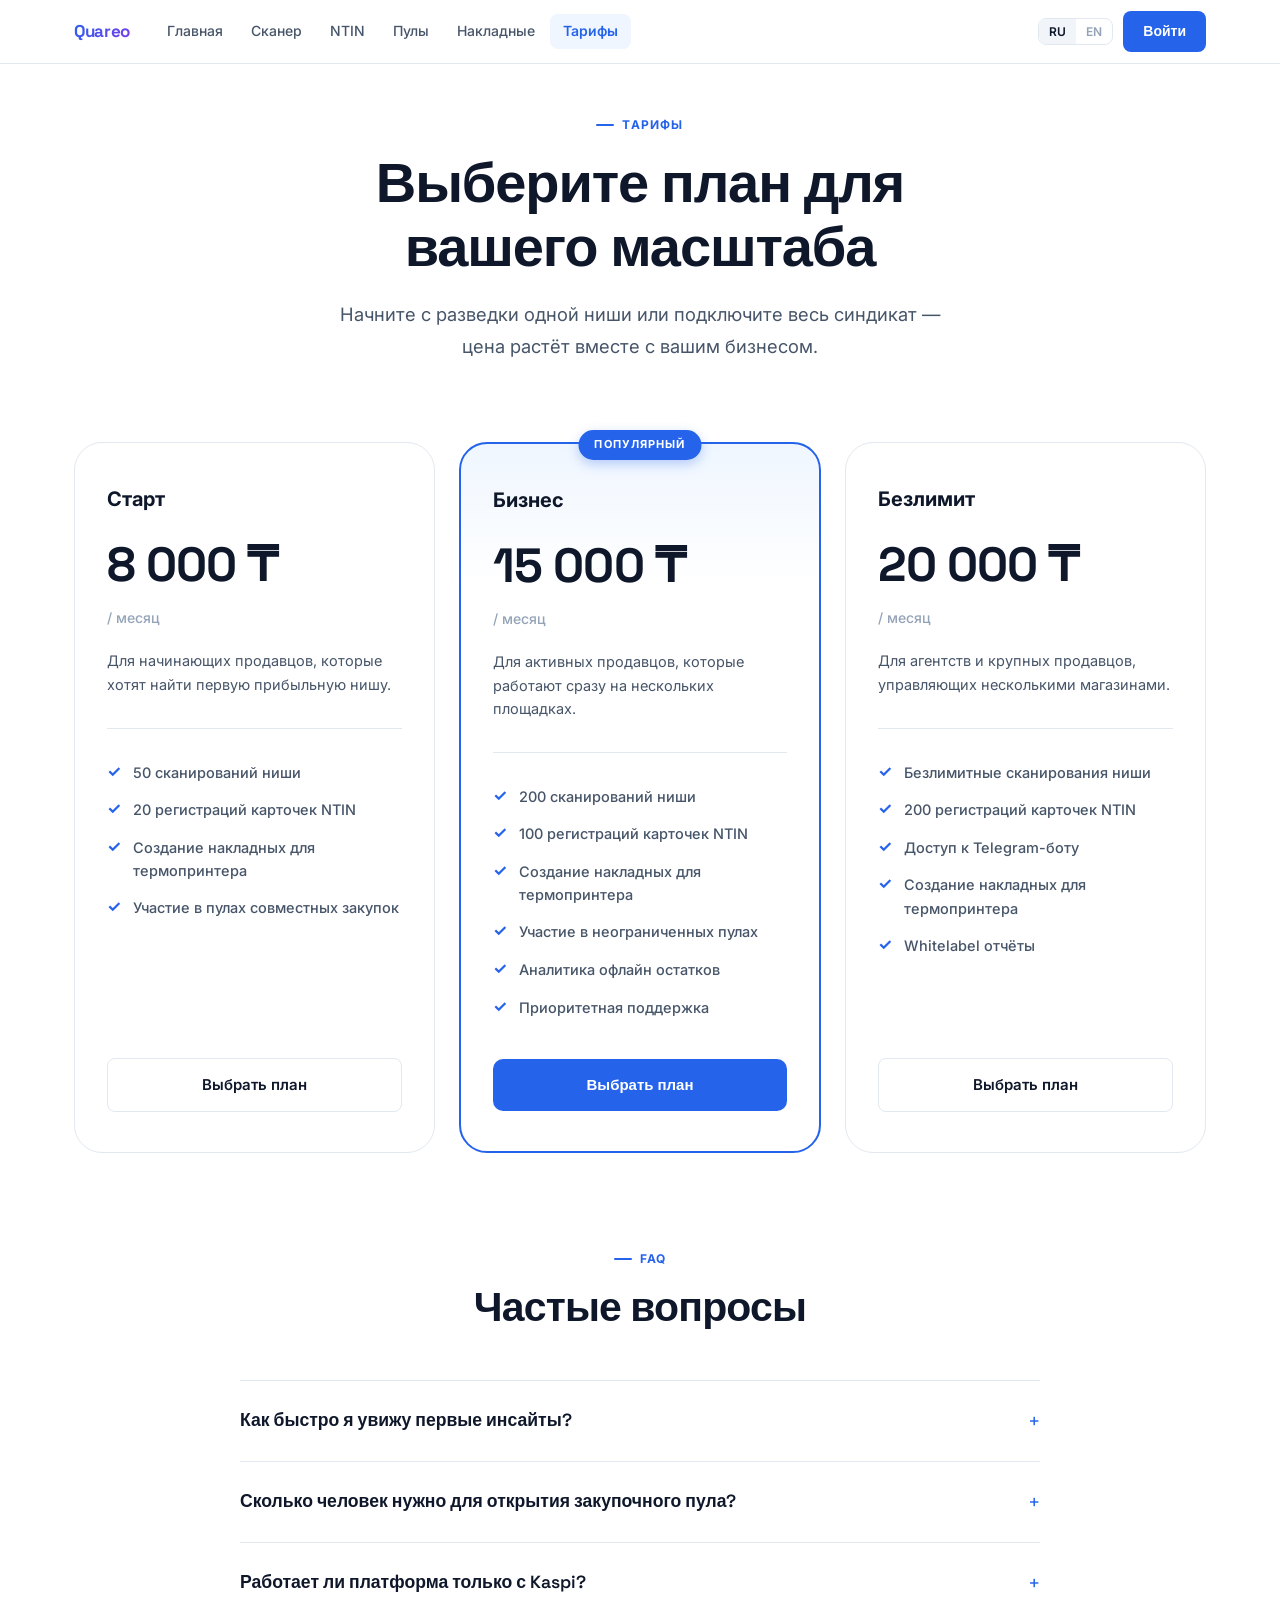
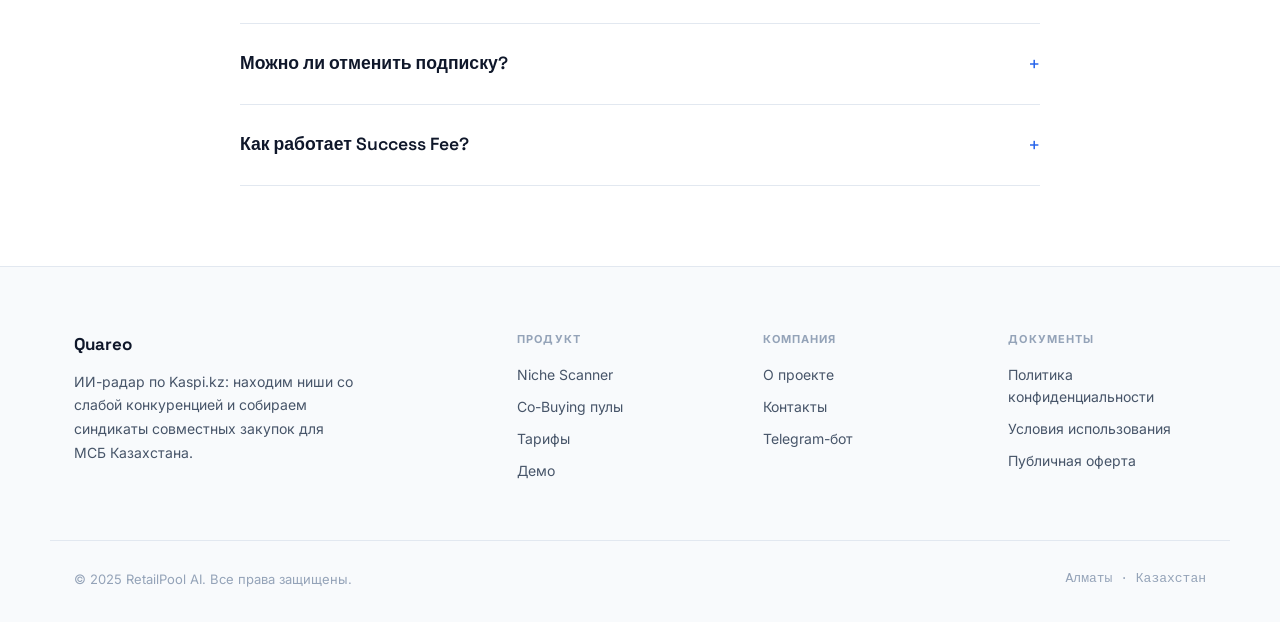
<file: frontend/pricing.html>
<!DOCTYPE html>
<html lang="ru">
<head>
<meta charset="UTF-8">
<meta name="viewport" content="width=device-width, initial-scale=1.0">
<title>Quareo — Тарифы</title>
<link rel="stylesheet" href="assets/style.css">
<style>
  .page-hero { padding-top: 108px; padding-bottom: 2rem; }
  .page-hero-center { text-align: center; }
  .page-hero-center .section-tag { justify-content: center; }
  .page-hero-center h1 { font-size: clamp(2.4rem, 4.4vw, 3.5rem); margin-bottom: 1.25rem; max-width: 800px; margin-left: auto; margin-right: auto; }
  .page-hero-center p { color: var(--text-2); max-width: 600px; font-size: 1.15rem; margin-left: auto; margin-right: auto; }

  .pricing-grid {
    display: grid; grid-template-columns: repeat(auto-fit, minmax(320px, 1fr));
    gap: 1.5rem; margin-top: 3rem;
  }
  .price-card {
    border: 1px solid var(--border); border-radius: var(--radius-xl);
    background: var(--bg); padding: 2.5rem 2rem;
    display: flex; flex-direction: column;
    position: relative; transition: border-color 0.2s, transform 0.2s, box-shadow 0.2s;
  }
  .price-card:hover { transform: translateY(-4px); box-shadow: var(--shadow-lg); border-color: var(--brand-mid); }
  
  .price-card.featured {
    border: 2px solid var(--brand);
    background: linear-gradient(180deg, var(--brand-light) 0%, var(--bg) 20%);
  }
  .price-popular {
    position: absolute; top: -14px; left: 50%; transform: translateX(-50%);
    background: var(--brand); color: #fff;
    font-family: var(--font-mono); font-size: 11px; font-weight: 700;
    padding: 6px 16px; border-radius: 100px;
    text-transform: uppercase; letter-spacing: 0.1em;
    box-shadow: 0 4px 12px rgba(37,99,235,0.3);
  }
  .price-tier { font-family: var(--font-body); font-size: 1.25rem; font-weight: 700; color: var(--text); margin-bottom: 0.75rem; }
  .price-amount { font-family: var(--font-display); font-size: 3rem; font-weight: 800; margin-bottom: 0.2rem; color: var(--text); letter-spacing: -0.02em; }
  .price-period { font-family: var(--font-mono); font-size: 14px; font-weight: 500; color: var(--text-3); margin-bottom: 1.25rem; }
  .price-desc { font-size: 14.5px; color: var(--text-2); line-height: 1.6; margin-bottom: 2rem; padding-bottom: 2rem; border-bottom: 1px solid var(--border); }
  
  .price-features { list-style: none; display: flex; flex-direction: column; gap: 14px; margin-bottom: 2.5rem; flex: 1; }
  .price-features li { font-size: 14.5px; color: var(--text-2); display: flex; align-items: flex-start; gap: 12px; font-weight: 500; }
  .feat-check { font-family: var(--font-mono); color: var(--brand); flex-shrink: 0; font-weight: 700; font-size: 16px; margin-top: -2px; }

  .pricing-faq { margin-top: 6rem; max-width: 800px; margin-left: auto; margin-right: auto; }
  .faq-list { margin-top: 3rem; }
  .faq-item { border-bottom: 1px solid var(--border); }
  .faq-item:first-child { border-top: 1px solid var(--border); }
  .faq-question {
    display: flex; justify-content: space-between; align-items: center;
    cursor: pointer; padding: 1.5rem 0; font-size: 1.1rem; font-weight: 600;
    font-family: var(--font-display); color: var(--text); transition: color 0.15s;
  }
  .faq-question:hover { color: var(--brand); }
  .faq-arrow { font-family: var(--font-mono); color: var(--brand); transition: transform 0.3s cubic-bezier(.2,.8,.2,1); font-size: 20px; font-weight: 400; }
  .faq-item.open .faq-arrow { transform: rotate(45deg); }
  .faq-answer { max-height: 0; overflow: hidden; transition: max-height 0.4s cubic-bezier(.2,.8,.2,1); }
  .faq-item.open .faq-answer { max-height: 300px; }
  .faq-answer p { color: var(--text-2); font-size: 15px; padding-bottom: 1.5rem; line-height: 1.7; }

  @media (max-width: 860px) {
    .pricing-grid { grid-template-columns: 1fr; max-width: 440px; margin-left: auto; margin-right: auto; }
  }
</style>
</head>
<body>

<!-- NAV -->
<nav>
  <div class="nav-inner">
    <a href="index.html" class="nav-logo">
      Quareo
    </a>
    <div class="nav-links" id="navLinks">
      <a href="index.html" data-i="nav_home">Главная</a>
      <a href="scanner.html" data-i="nav_scanner">Сканер</a>
      <a href="ntin.html" data-i="nav_ntin">NTIN</a>
      <a href="pools.html" data-i="nav_pools">Пулы</a>
      <a href="waybills.html" data-i="nav_waybills">Накладные</a>
      <a href="pricing.html" class="active" data-i="nav_pricing">Тарифы</a>
    </div>
    <div class="nav-right">
      <div class="lang-switch">
        <button class="lang-btn active" data-lang="ru" onclick="rpSetLang('ru')">RU</button>
        <button class="lang-btn" data-lang="en" onclick="rpSetLang('en')">EN</button>
      </div>
      <a href="auth.html?view=register" class="btn-nav-cta" data-i="nav_cta">Начать</a>
      <button class="nav-burger" onclick="rpToggleMobileNav()" aria-label="Menu">☰</button>
    </div>
  </div>
</nav>

<main>
  <section class="page-hero page-hero-center">
    <div class="container-narrow">
      <div class="section-tag" data-i="ph_eyebrow">Тарифы</div>
      <h1 data-i="ph_title">Выберите план для вашего масштаба</h1>
      <p data-i="ph_sub">Начните с разведки одной ниши или подключите весь синдикат — цена растёт вместе с вашим бизнесом.</p>
    </div>
  </section>

  <section style="padding-top:0">
    <div class="container">
      <div class="pricing-grid">
        <div class="price-card" data-reveal>
          <div class="price-tier" data-i="tier1">Старт</div>
          <div class="price-amount">8 000 ₸</div>
          <div class="price-period" data-i="per_month">/ месяц</div>
          <div class="price-desc" data-i="tier1_desc">Для начинающих продавцов, которые хотят найти первую прибыльную нишу.</div>
          <ul class="price-features">
            <li><span class="feat-check">✓</span><span data-i="t1f1">50 сканирований ниши</span></li>
            <li><span class="feat-check">✓</span><span data-i="t1f2">20 регистраций карточек NTIN</span></li>
            <li><span class="feat-check">✓</span><span data-i="t1f3">Создание накладных для термопринтера</span></li>
            <li><span class="feat-check">✓</span><span data-i="t1f4">Участие в пулах совместных закупок</span></li>
          </ul>
          <a class="btn-secondary btn-block" href="checkout.html?plan=Старт&price=8000" style="padding: 14px; font-size: 15px;" data-i="choose_plan">Выбрать план</a>
        </div>

        <div class="price-card featured" data-reveal>
          <div class="price-popular" data-i="popular">Популярный</div>
          <div class="price-tier" data-i="tier2">Бизнес</div>
          <div class="price-amount">15 000 ₸</div>
          <div class="price-period" data-i="per_month">/ месяц</div>
          <div class="price-desc" data-i="tier2_desc">Для активных продавцов, которые работают сразу на нескольких площадках.</div>
          <ul class="price-features">
            <li><span class="feat-check">✓</span><span data-i="t2f1">200 сканирований ниши</span></li>
            <li><span class="feat-check">✓</span><span data-i="t2f2">100 регистраций карточек NTIN</span></li>
            <li><span class="feat-check">✓</span><span data-i="t2f3">Создание накладных для термопринтера</span></li>
            <li><span class="feat-check">✓</span><span data-i="t2f4">Участие в неограниченных пулах</span></li>
            <li><span class="feat-check">✓</span><span data-i="t2f5">Аналитика офлайн остатков</span></li>
            <li><span class="feat-check">✓</span><span data-i="t2f6">Приоритетная поддержка</span></li>
          </ul>
          <a class="btn-primary btn-block" href="checkout.html?plan=Бизнес&price=15000" style="padding: 14px; font-size: 15px;" data-i="choose_plan">Выбрать план</a>
        </div>

        <div class="price-card" data-reveal>
          <div class="price-tier" data-i="tier3">Безлимит</div>
          <div class="price-amount">20 000 ₸</div>
          <div class="price-period" data-i="per_month">/ месяц</div>
          <div class="price-desc" data-i="tier3_desc">Для агентств и крупных продавцов, управляющих несколькими магазинами.</div>
          <ul class="price-features">
            <li><span class="feat-check">✓</span><span data-i="t3f1">Безлимитные сканирования ниши</span></li>
            <li><span class="feat-check">✓</span><span data-i="t3f2">200 регистраций карточек NTIN</span></li>
            <li><span class="feat-check">✓</span><span data-i="t3f3">Доступ к Telegram-боту</span></li>
            <li><span class="feat-check">✓</span><span data-i="t3f4">Создание накладных для термопринтера</span></li>
            <li><span class="feat-check">✓</span><span data-i="t3f5">Whitelabel отчёты</span></li>
          </ul>
          <a class="btn-secondary btn-block" href="checkout.html?plan=Безлимит&price=20000" style="padding: 14px; font-size: 15px;" data-i="choose_plan">Выбрать план</a>
        </div>
      </div>

      <div class="pricing-faq">
        <div class="section-tag" data-i="faq_eyebrow" style="justify-content: center; display: flex;">FAQ</div>
        <h2 class="section-title" data-i="faq_title" style="text-align: center; margin-left: auto; margin-right: auto;">Частые вопросы</h2>
        <div class="faq-list" id="faqList" data-reveal></div>
      </div>
    </div>
  </section>
</main>

<!-- FOOTER -->
<footer>
  <div class="footer-grid">
    <div>
      <div class="footer-brand">Quareo</div>
      <p class="footer-desc" data-i="footer_desc">ИИ-радар по Kaspi.kz: находим ниши со слабой конкуренцией и собираем синдикаты совместных закупок для МСБ Казахстана.</p>
    </div>
    <div class="footer-col">
      <div class="footer-col-title" data-i="footer_product">Продукт</div>
      <a href="scanner.html" data-i="footer_l_scanner">Niche Scanner</a>
      <a href="pools.html" data-i="footer_l_pools">Co-Buying пулы</a>
      <a href="pricing.html" data-i="footer_l_pricing">Тарифы</a>
      <a href="scanner.html#demo" data-i="footer_l_demo">Демо</a>
    </div>
    <div class="footer-col">
      <div class="footer-col-title" data-i="footer_company">Компания</div>
      <a href="#" data-i="footer_l_about">О проекте</a>
      <a href="#" data-i="footer_l_contact">Контакты</a>
      <a href="https://t.me/quareobot" target="_blank" data-i="footer_l_telegram">Telegram-бот</a>
    </div>
    <div class="footer-col">
      <div class="footer-col-title" data-i="footer_legal">Документы</div>
      <a href="#" data-i="footer_l_privacy">Политика конфиденциальности</a>
      <a href="#" data-i="footer_l_terms">Условия использования</a>
      <a href="#" data-i="footer_l_offer">Публичная оферта</a>
    </div>
  </div>
  <div class="footer-bottom">
    <span data-i="footer_rights">© 2026 Quareo. Все права защищены.</span>
    <span class="mono" data-i="footer_built">Алматы · Казахстан</span>
  </div>
</footer>

<script src="assets/common.js"></script>
<script>
const PAGE_I18N = {
  ru: {
    ph_eyebrow: "Тарифы", ph_title: "Выберите план для вашего масштаба",
    ph_sub: "Начните с разведки одной ниши или подключите весь синдикат — цена растёт вместе с вашим бизнесом.",
    tier1: "Старт", tier2: "Бизнес", tier3: "Безлимит", per_month: "/ месяц", popular: "Популярный",
    tier1_desc: "Для начинающих продавцов, которые хотят найти первую прибыльную нишу.",
    tier2_desc: "Для активных продавцов, которые работают сразу на нескольких площадках.",
    tier3_desc: "Для агентств и крупных продавцов, управляющих несколькими магазинами.",
    t1f1:"50 сканирований ниши",t1f2:"20 регистраций карточек NTIN",t1f3:"Создание накладных для термопринтера",t1f4:"Участие в пулах совместных закупок",
    t2f1:"200 сканирований ниши",t2f2:"100 регистраций карточек NTIN",t2f3:"Создание накладных для термопринтера",t2f4:"Участие в неограниченных пулах",t2f5:"Аналитика офлайн остатков",t2f6:"Приоритетная поддержка",
    t3f1:"Безлимитные сканирования ниши",t3f2:"200 регистраций карточек NTIN",t3f3:"Доступ к Telegram-боту",t3f4:"Создание накладных для термопринтера",t3f5:"Whitelabel отчёты",
    choose_plan: "Выбрать план",
    faq_eyebrow: "FAQ", faq_title: "Частые вопросы",
    faqs: [
      {q:"Как быстро я увижу первые инсайты?",a:"После регистрации Scouting Engine начинает сканирование немедленно. Первые алерты в Telegram приходят уже в течение нескольких часов."},
      {q:"Сколько человек нужно для открытия закупочного пула?",a:"Минимум 3 участника. Как только набирается нужное количество, бот автоматически генерирует счета и организует единый заказ."},
      {q:"Работает ли платформа только с Kaspi?",a:"Niche Scanner сфокусирован на Kaspi.kz как главном маркетплейсе Казахстана. Карточки товаров генерируются сразу для Kaspi, Wildberries и Ozon."},
      {q:"Можно ли отменить подписку?",a:"Да, в любой момент без штрафов. Доступ сохраняется до конца оплаченного периода."},
      {q:"Как работает Success Fee?",a:"3–5% взимается только при успешном завершении совместной закупки. Если пул не собрался — комиссия не берётся."},
    ]
  },
  en: {
    ph_eyebrow: "Pricing", ph_title: "Choose a plan for your scale",
    ph_sub: "Start by scouting a single niche, or connect your whole syndicate — price grows with your business.",
    tier1: "Starter", tier2: "Business", tier3: "Unlimited", per_month: "/ month", popular: "Most popular",
    tier1_desc: "For new sellers looking for their first profitable niche.",
    tier2_desc: "For active sellers working across multiple marketplaces.",
    tier3_desc: "For agencies and large sellers managing multiple stores.",
    t1f1:"50 Niche Scans",t1f2:"20 NTIN product registrations",t1f3:"Thermal printer waybills creation",t1f4:"Co-buying pool access",
    t2f1:"200 Niche Scans",t2f2:"100 NTIN product registrations",t2f3:"Thermal printer waybills creation",t2f4:"Unlimited pool access",t2f5:"Offline analytics",t2f6:"Priority support",
    t3f1:"Unlimited Niche Scans",t3f2:"200 NTIN product registrations",t3f3:"Telegram Bot Access",t3f4:"Thermal printer waybills creation",t3f5:"Whitelabel reports",
    choose_plan: "Choose plan",
    faq_eyebrow: "FAQ", faq_title: "Frequently asked questions",
    faqs: [
      {q:"How quickly will I see first insights?",a:"After registration, the Scouting Engine starts scanning immediately. First Telegram alerts arrive within hours."},
      {q:"How many people are needed to open a buying pool?",a:"Minimum 3 participants. Once reached, the bot automatically generates invoices and organizes a single order."},
      {q:"Does the platform only work with Kaspi?",a:"The Niche Scanner is focused on Kaspi.kz. Product cards are generated for Kaspi, Wildberries and Ozon simultaneously."},
      {q:"Can I cancel my subscription?",a:"Yes, anytime with no penalties. Access continues until the end of the paid period."},
      {q:"How does the Success Fee work?",a:"3–5% is charged only upon successful completion of a co-purchase. If the pool doesn't form — no fee is charged."},
    ]
  }
};
Object.keys(PAGE_I18N).forEach(l => Object.assign(RP_I18N[l], PAGE_I18N[l]));

function renderFAQ() {
  const faqs = RP_I18N[RP_LANG].faqs;
  const list = document.getElementById('faqList');
  list.innerHTML = faqs.map(f => `
    <div class="faq-item" onclick="this.classList.toggle('open')">
      <div class="faq-question">
        <span>${f.q}</span>
        <span class="faq-arrow">+</span>
      </div>
      <div class="faq-answer"><p>${f.a}</p></div>
    </div>
  `).join('');
}

function onLangChange() { renderFAQ(); }
renderFAQ();
</script>
</body>
</html>
</file>
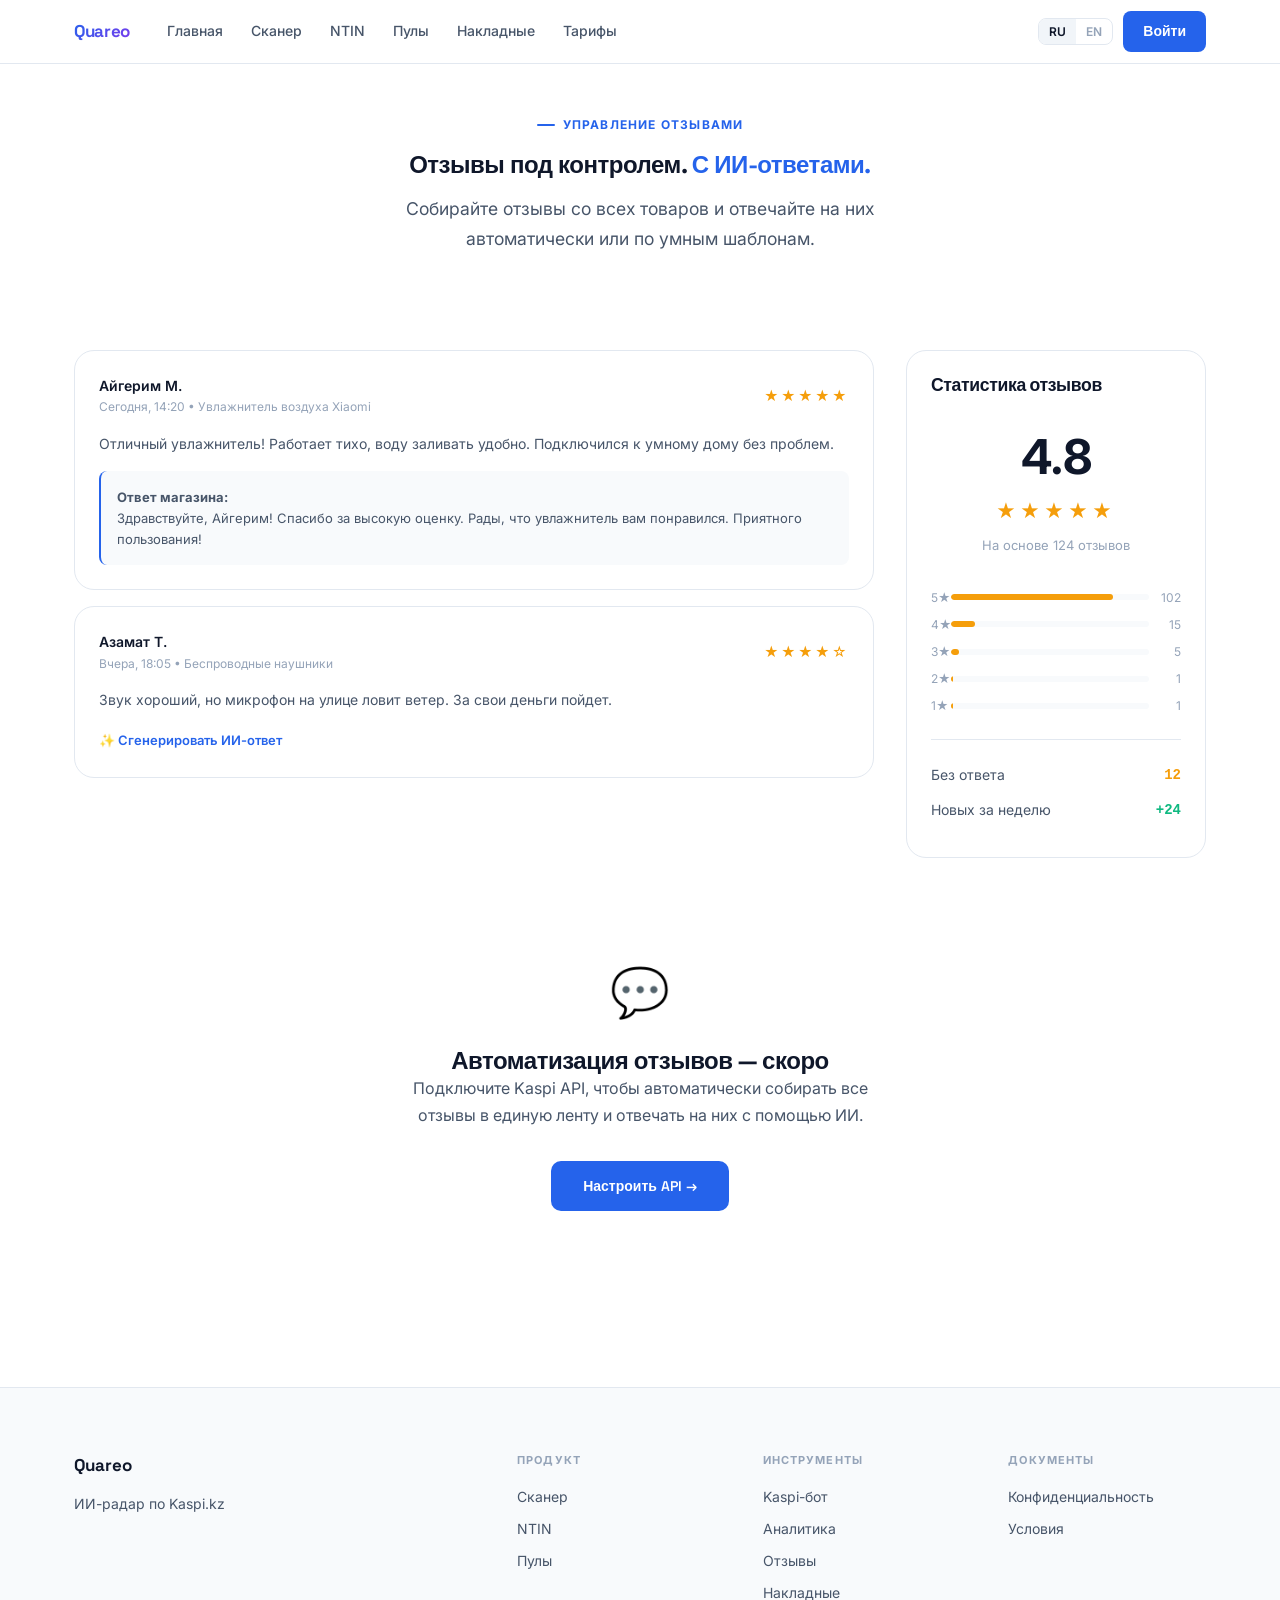
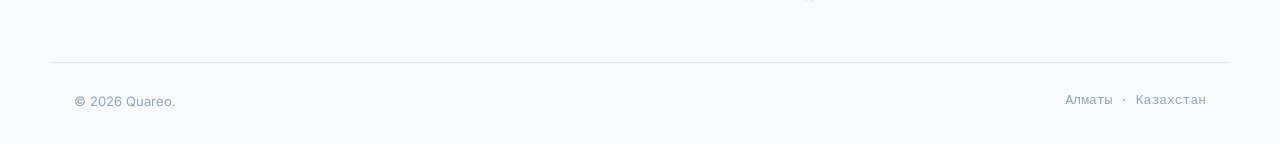
<file: frontend/reviews.html>
<!DOCTYPE html>
<html lang="ru">
<head>
<meta charset="UTF-8">
<meta name="viewport" content="width=device-width, initial-scale=1.0">
<title>Отзывы — Quareo</title>
<link rel="stylesheet" href="assets/style.css">
<style>
.tool-hero{padding-top:108px;padding-bottom:3rem;text-align:center}
.tool-hero .section-tag{justify-content:center}
.reviews-grid{display:grid;grid-template-columns:1fr 300px;gap:2rem;margin:2rem 0}
@media(max-width:760px){.reviews-grid{grid-template-columns:1fr}}
.review-card{background:var(--bg);border:1px solid var(--border);border-radius:var(--radius-lg);padding:1.5rem;margin-bottom:1rem}
.review-header{display:flex;justify-content:space-between;align-items:center;margin-bottom:1rem}
.review-author{font-weight:600;font-size:14px}
.review-date{font-size:12px;color:var(--text-3)}
.review-rating{color:var(--amber);font-size:14px;letter-spacing:2px}
.review-text{font-size:14px;color:var(--text-2);line-height:1.6;margin-bottom:1rem}
.review-reply{background:var(--bg-2);border-left:2px solid var(--brand);padding:1rem;border-radius:var(--radius-sm);font-size:13px;color:var(--text-2)}
.review-reply-btn{background:none;border:none;color:var(--brand);font-weight:600;font-size:13px;cursor:pointer;padding:0}
.review-reply-btn:hover{text-decoration:underline}
.stats-panel{background:var(--bg);border:1px solid var(--border);border-radius:var(--radius-lg);padding:1.5rem}
.stats-panel h3{font-size:1.1rem;margin-bottom:1.5rem}
.stat-row{display:flex;justify-content:space-between;align-items:center;margin-bottom:.75rem;font-size:14px}
.stat-label{color:var(--text-2)}
.stat-value{font-weight:600;font-family:var(--font-mono,monospace)}
.rating-bar-container{display:flex;align-items:center;gap:8px;margin-bottom:.5rem;font-size:12px;color:var(--text-3)}
.rating-bar-bg{flex:1;height:6px;background:var(--bg-2);border-radius:3px;overflow:hidden}
.rating-bar-fill{height:100%;background:var(--amber);border-radius:3px}
.feature-coming{text-align:center;padding:4rem 2rem;grid-column:1/-1}
</style>
</head>
<body>
<nav>
  <div class="nav-inner">
    <a href="index.html" class="nav-logo">Quareo</a>
    <div class="nav-links" id="navLinks">
      <a href="index.html">Главная</a><a href="scanner.html">Сканер</a><a href="ntin.html">NTIN</a><a href="pools.html">Пулы</a><a href="waybills.html">Накладные</a><a href="pricing.html">Тарифы</a>
    </div>
    <div class="nav-right">
      <div class="lang-switch"><button class="lang-btn active" data-lang="ru" onclick="rpSetLang('ru')">RU</button><button class="lang-btn" data-lang="en" onclick="rpSetLang('en')">EN</button></div>
      <a href="auth.html?view=register" class="btn-nav-cta">Начать</a>
      <button class="nav-burger" onclick="rpToggleMobileNav()" aria-label="Menu">☰</button>
    </div>
  </div>
</nav>

<main>
  <section class="tool-hero">
    <div class="container-narrow">
      <div class="section-tag">Управление отзывами</div>
      <h1>Отзывы под контролем. <span style="color:var(--brand)">С ИИ-ответами.</span></h1>
      <p style="color:var(--text-2);font-size:1.1rem;line-height:1.7;max-width:560px;margin:1rem auto">Собирайте отзывы со всех товаров и отвечайте на них автоматически или по умным шаблонам.</p>
    </div>
  </section>

  <section style="padding-top:0">
    <div class="container">
      <div class="reviews-grid" data-reveal>
        <div>
          <div class="review-card">
            <div class="review-header">
              <div><div class="review-author">Айгерим М.</div><div class="review-date">Сегодня, 14:20 • Увлажнитель воздуха Xiaomi</div></div>
              <div class="review-rating">★★★★★</div>
            </div>
            <div class="review-text">Отличный увлажнитель! Работает тихо, воду заливать удобно. Подключился к умному дому без проблем.</div>
            <div class="review-reply">
              <strong>Ответ магазина:</strong><br>
              Здравствуйте, Айгерим! Спасибо за высокую оценку. Рады, что увлажнитель вам понравился. Приятного пользования!
            </div>
          </div>
          
          <div class="review-card">
            <div class="review-header">
              <div><div class="review-author">Азамат Т.</div><div class="review-date">Вчера, 18:05 • Беспроводные наушники</div></div>
              <div class="review-rating">★★★★☆</div>
            </div>
            <div class="review-text">Звук хороший, но микрофон на улице ловит ветер. За свои деньги пойдет.</div>
            <button class="review-reply-btn">✨ Сгенерировать ИИ-ответ</button>
          </div>
        </div>

        <div class="stats-panel">
          <h3>Статистика отзывов</h3>
          <div style="text-align:center;margin-bottom:2rem">
            <div style="font-size:3rem;font-weight:700;color:var(--text)">4.8</div>
            <div style="color:var(--amber);font-size:1.2rem;letter-spacing:4px">★★★★★</div>
            <div style="font-size:13px;color:var(--text-3);margin-top:8px">На основе 124 отзывов</div>
          </div>
          
          <div class="rating-bar-container">
            <span style="width:12px">5★</span>
            <div class="rating-bar-bg"><div class="rating-bar-fill" style="width:82%"></div></div>
            <span style="width:24px;text-align:right">102</span>
          </div>
          <div class="rating-bar-container">
            <span style="width:12px">4★</span>
            <div class="rating-bar-bg"><div class="rating-bar-fill" style="width:12%"></div></div>
            <span style="width:24px;text-align:right">15</span>
          </div>
          <div class="rating-bar-container">
            <span style="width:12px">3★</span>
            <div class="rating-bar-bg"><div class="rating-bar-fill" style="width:4%"></div></div>
            <span style="width:24px;text-align:right">5</span>
          </div>
          <div class="rating-bar-container">
            <span style="width:12px">2★</span>
            <div class="rating-bar-bg"><div class="rating-bar-fill" style="width:1%"></div></div>
            <span style="width:24px;text-align:right">1</span>
          </div>
          <div class="rating-bar-container">
            <span style="width:12px">1★</span>
            <div class="rating-bar-bg"><div class="rating-bar-fill" style="width:1%"></div></div>
            <span style="width:24px;text-align:right">1</span>
          </div>
          
          <hr style="border:none;border-top:1px solid var(--border);margin:1.5rem 0">
          
          <div class="stat-row"><span class="stat-label">Без ответа</span><span class="stat-value" style="color:var(--amber)">12</span></div>
          <div class="stat-row"><span class="stat-label">Новых за неделю</span><span class="stat-value" style="color:var(--green)">+24</span></div>
        </div>

        <div class="feature-coming" data-reveal>
          <div style="font-size:48px;margin-bottom:1rem">💬</div>
          <h2>Автоматизация отзывов — скоро</h2>
          <p style="color:var(--text-2);max-width:480px;margin:0 auto 2rem;line-height:1.7">Подключите Kaspi API, чтобы автоматически собирать все отзывы в единую ленту и отвечать на них с помощью ИИ.</p>
          <a href="ntin.html" class="btn-primary" style="padding:14px 32px">Настроить API →</a>
        </div>
      </div>
    </div>
  </section>
</main>

<footer>
  <div class="footer-grid">
    <div><div class="footer-brand">Quareo</div><p class="footer-desc">ИИ-радар по Kaspi.kz</p></div>
    <div class="footer-col"><div class="footer-col-title">Продукт</div><a href="scanner.html">Сканер</a><a href="ntin.html">NTIN</a><a href="pools.html">Пулы</a></div>
    <div class="footer-col"><div class="footer-col-title">Инструменты</div><a href="kaspi-bot.html">Kaspi-бот</a><a href="analytics.html">Аналитика</a><a href="reviews.html">Отзывы</a><a href="waybills.html">Накладные</a></div>
    <div class="footer-col"><div class="footer-col-title">Документы</div><a href="#">Конфиденциальность</a><a href="#">Условия</a></div>
  </div>
  <div class="footer-bottom"><span>© 2026 Quareo.</span><span class="mono">Алматы · Казахстан</span></div>
</footer>
<script src="assets/common.js"></script>
</body>
</html>
</file>
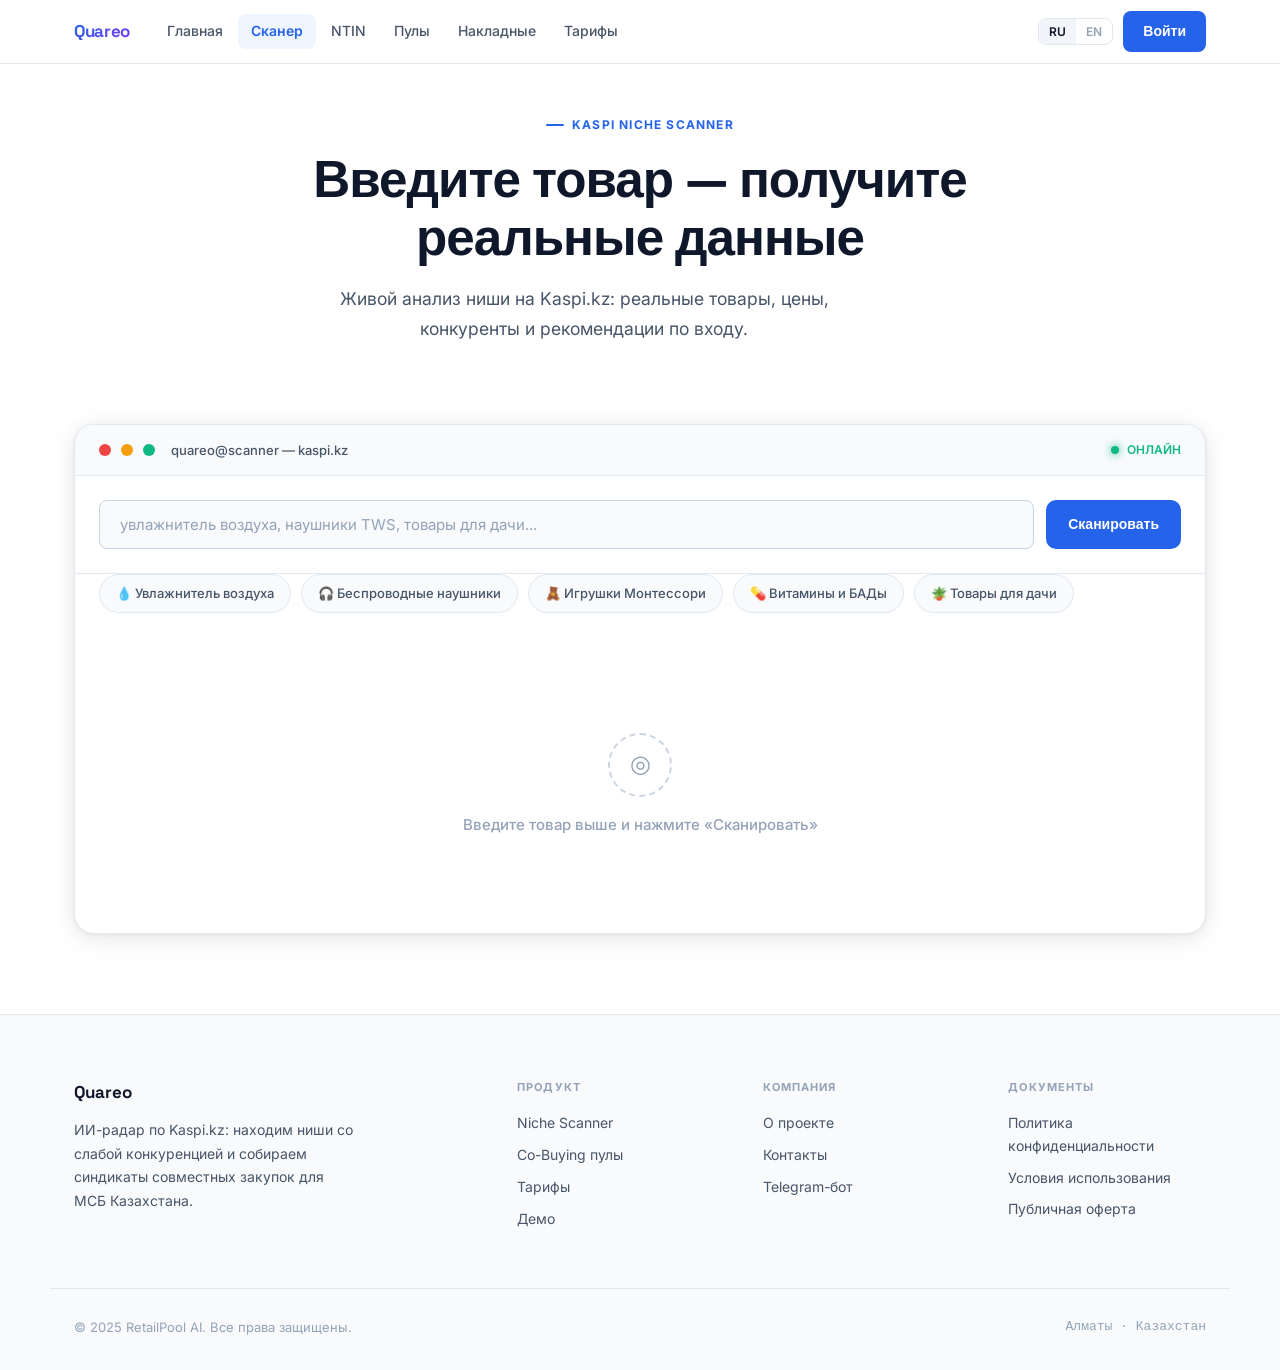
<file: frontend/scanner.html>
<!DOCTYPE html>
<html lang="ru">
<head>
<meta charset="UTF-8">
<meta name="viewport" content="width=device-width, initial-scale=1.0">
<title>Quareo Niche Scanner</title>
<link rel="stylesheet" href="assets/style.css">
<style>
  .page-hero { padding-top: 108px; padding-bottom: 3rem; text-align: center; }
  .page-hero .section-tag { justify-content: center; }
  
  /* ── Terminal panel ───────────────────────────────────────── */
  .terminal {
    border-radius: var(--radius-lg); border: 1px solid var(--border);
    background: var(--bg); overflow: hidden;
    margin-top: 2rem; box-shadow: var(--shadow-lg);
  }
  .terminal-bar {
    padding: 0.9rem 1.5rem; border-bottom: 1px solid var(--border);
    display: flex; align-items: center; gap: 10px; background: var(--bg-2);
  }
  .terminal-dot { width: 12px; height: 12px; border-radius: 50%; }
  .terminal-title {
    font-family: var(--font-mono); font-size: 13px; color: var(--text-2); font-weight: 500;
    margin-left: 6px;
  }
  .terminal-status {
    margin-left: auto; font-family: var(--font-mono); font-size: 12px; font-weight: 600;
    color: var(--green); display: flex; align-items: center; gap: 8px;
  }
  .terminal-status .dot-live {
    width: 8px; height: 8px; border-radius: 50%; background: var(--green);
    box-shadow: 0 0 8px var(--green); animation: blip-pulse 2s ease-in-out infinite;
  }
  @keyframes blip-pulse { 0%,100% { opacity: 1; transform: scale(1); } 50% { opacity: 0.5; transform: scale(0.8); } }

  .input-row {
    padding: 1.5rem; display: flex; gap: 12px; flex-wrap: wrap;
    border-bottom: 1px solid var(--border);
  }
  .scan-input {
    flex: 1; min-width: 240px;
    background: var(--bg-2); border: 1px solid var(--border-2);
    border-radius: var(--radius-sm); padding: 14px 20px;
    color: var(--text); font-size: 15px; outline: none;
    font-family: var(--font-body);
    transition: border-color 0.15s, box-shadow 0.15s;
  }
  .scan-input:focus { border-color: var(--brand); box-shadow: 0 0 0 4px var(--brand-light); }
  .scan-input::placeholder { color: var(--text-3); }

  .chip-row { padding: 0 1.5rem 1.5rem; display: flex; gap: 10px; flex-wrap: wrap; }
  .chip {
    font-size: 13px; font-weight: 500;
    background: var(--bg-2); color: var(--text-2);
    border: 1px solid var(--border); border-radius: 100px;
    padding: 8px 16px; cursor: pointer; transition: all 0.2s;
  }
  .chip:hover { border-color: var(--brand); color: var(--brand); background: var(--brand-light); }

  .scan-body { padding: 2rem; min-height: 180px; }

  .scan-idle {
    display: flex; flex-direction: column; align-items: center; justify-content: center;
    gap: 16px; padding: 4rem 0; color: var(--text-3);
  }
  .scan-idle-ring {
    width: 64px; height: 64px; border-radius: 50%;
    border: 2px dashed var(--border-2);
    display: flex; align-items: center; justify-content: center;
    font-size: 24px; color: var(--text-3);
    animation: idle-spin 20s linear infinite;
  }
  @keyframes idle-spin { to { transform: rotate(360deg); } }
  .scan-idle p { font-size: 15px; font-weight: 500; }

  .scan-loading { display: none; align-items: center; justify-content: center; flex-direction: column; gap: 20px; padding: 4rem 0; }
  .scan-loading.active { display: flex; }
  .scan-spinner {
    width: 32px; height: 32px; border-radius: 50%;
    border: 3px solid var(--border-2); border-top-color: var(--brand);
    animation: spin 0.8s linear infinite;
  }
  @keyframes spin { to { transform: rotate(360deg); } }
  .scan-loading-text { font-family: var(--font-mono); font-size: 14px; font-weight: 500; color: var(--text-2); }

  .scan-result { display: none; }
  .scan-result.active { display: block; animation: result-fade 0.5s ease; }
  @keyframes result-fade { from { opacity: 0; transform: translateY(10px); } to { opacity: 1; transform: translateY(0); } }

  .result-head {
    display: flex; align-items: center; justify-content: space-between;
    gap: 1rem; flex-wrap: wrap; margin-bottom: 2rem;
    padding-bottom: 2rem; border-bottom: 1px solid var(--border);
  }
  .result-title { font-size: 1.8rem; font-family: var(--font-display); font-weight: 700; color: var(--text); }
  .result-score { display: flex; align-items: center; gap: 14px; }
  .score-ring {
    width: 64px; height: 64px; border-radius: 50%;
    display: flex; align-items: center; justify-content: center;
    font-size: 18px; font-weight: 700; flex-shrink: 0;
    border: 4px solid var(--brand); color: var(--brand);
    box-shadow: 0 0 16px var(--brand-light);
  }
  .score-text-label { font-size: 13px; color: var(--text-2); font-weight: 500; }
  .score-text-label strong { display: block; color: var(--text); font-size: 16px; font-weight: 700; margin-top: 2px; }

  .metric-grid {
    display: grid; grid-template-columns: repeat(auto-fit, minmax(180px, 1fr));
    gap: 1.5rem; margin-bottom: 2.5rem;
  }
  .metric-cell { background: var(--bg-2); border: 1px solid var(--border); border-radius: var(--radius-sm); padding: 20px; }
  .metric-cell-label {
    font-size: 12px; font-weight: 600; text-transform: uppercase;
    letter-spacing: 0.1em; color: var(--text-3); margin-bottom: 8px;
  }
  .metric-cell-val { font-family: var(--font-mono); font-size: 1.4rem; font-weight: 700; color: var(--text); }

  .result-cols { display: grid; grid-template-columns: 1fr 1fr; gap: 2rem; margin-bottom: 2.5rem; }
  .result-block-title {
    font-family: var(--font-mono); font-size: 12px; font-weight: 600; text-transform: uppercase;
    letter-spacing: 0.12em; color: var(--brand); margin-bottom: 1rem;
    display: flex; align-items: center; gap: 8px;
  }
  .result-block-title::before { content: ''; width: 12px; height: 2px; background: var(--brand); border-radius: 2px; }
  
  .item-list { display: flex; flex-direction: column; gap: 12px; }
  .item-row {
    display: flex; gap: 12px; align-items: flex-start;
    font-size: 14.5px; color: var(--text-2); line-height: 1.6;
    background: var(--bg); border-radius: var(--radius-sm); padding: 14px 18px;
    border: 1px solid var(--border); box-shadow: var(--shadow-sm);
  }
  .item-row.weak { border-left: 4px solid var(--red); }
  .item-row.weak .item-mark { color: var(--red); }
  .item-row.reco { border-left: 4px solid var(--green); }
  .item-row.reco .item-mark { color: var(--green); }
  .item-mark { font-size: 16px; flex-shrink: 0; font-weight: 700; margin-top: -2px; }

  .analysis-block {
    font-size: 15px; color: var(--text-2); line-height: 1.8;
    background: var(--bg-2); border: 1px solid var(--border);
    border-radius: var(--radius-sm); padding: 1.75rem 2rem;
    margin-bottom: 2.5rem;
  }
  .cursor-blink {
    display: inline-block; width: 2px; height: 16px;
    background: var(--brand); margin-left: 4px;
    animation: blink 0.8s step-end infinite; vertical-align: middle;
  }
  @keyframes blink { 50% { opacity: 0; } }

  .pool-banner {
    border-radius: var(--radius-lg); border: 1px solid var(--brand-mid);
    background: linear-gradient(135deg, var(--brand-light) 0%, var(--purple-light) 100%);
    padding: 2rem; display: flex; align-items: center; justify-content: space-between;
    gap: 1.5rem; flex-wrap: wrap; text-align: center;
  }
  .pool-banner-text { font-size: 16px; color: var(--text); flex: 1; }
  .pool-banner-text strong { color: var(--brand); font-size: 18px; display: block; margin-bottom: 6px; }

  @media (max-width: 760px) {
    .result-cols { grid-template-columns: 1fr; }
    .metric-grid { grid-template-columns: repeat(2, 1fr); }
  }
</style>
</head>
<body>

<!-- NAV -->
<nav>
  <div class="nav-inner">
    <a href="index.html" class="nav-logo">
      Quareo
    </a>
    <div class="nav-links" id="navLinks">
      <a href="index.html" data-i="nav_home">Главная</a>
      <a href="scanner.html" class="active" data-i="nav_scanner">Сканер</a>
      <a href="ntin.html" data-i="nav_ntin">NTIN</a>
      <a href="pools.html" data-i="nav_pools">Пулы</a>
      <a href="waybills.html" data-i="nav_waybills">Накладные</a>
      <a href="pricing.html" data-i="nav_pricing">Тарифы</a>
    </div>
    <div class="nav-right">
      <div class="lang-switch">
        <button class="lang-btn active" data-lang="ru" onclick="rpSetLang('ru')">RU</button>
        <button class="lang-btn" data-lang="en" onclick="rpSetLang('en')">EN</button>
      </div>
      <a href="auth.html?view=register" class="btn-nav-cta" data-i="nav_cta">Начать</a>
      <button class="nav-burger" onclick="rpToggleMobileNav()" aria-label="Menu">☰</button>
    </div>
  </div>
</nav>

<main>
  <section class="page-hero" id="demo">
    <div class="container-narrow">
      <div class="section-tag" data-i="ph_eyebrow">Kaspi Niche Scanner</div>
      <h1 data-i="ph_title">Введите товар — получите разведданные</h1>
      <p data-i="ph_sub">Живой анализ ниши на Kaspi.kz: спрос, слабые конкуренты и рекомендации по входу за секунды.</p>
    </div>
  </section>

  <section style="padding-top:0">
    <div class="container">
      <div class="terminal" data-reveal>
        <div class="terminal-bar">
          <span class="terminal-dot" style="background:#EF4444"></span>
          <span class="terminal-dot" style="background:#F59E0B"></span>
          <span class="terminal-dot" style="background:#10B981"></span>
          <span class="terminal-title">quareo@scanner — kaspi.kz</span>
          <span class="terminal-status"><span class="dot-live"></span><span data-i="term_live">ОНЛАЙН</span></span>
        </div>
        <div class="input-row">
          <input class="scan-input" id="nicheInput" data-i_ph="scan_ph" placeholder="увлажнитель воздуха, наушники TWS, товары для дачи..." onkeydown="if(event.key==='Enter')runAnalysis()">
          <button class="btn-primary" id="analyzeBtn" onclick="runAnalysis()">
            <span data-i="scan_btn">Сканировать</span>
          </button>
        </div>
        <div class="chip-row">
          <span class="chip" onclick="fillChip(this)" data-ru="увлажнитель воздуха" data-en="air humidifier">💧 <span data-i="chip1">Увлажнитель воздуха</span></span>
          <span class="chip" onclick="fillChip(this)" data-ru="беспроводные наушники" data-en="wireless earbuds">🎧 <span data-i="chip2">Беспроводные наушники</span></span>
          <span class="chip" onclick="fillChip(this)" data-ru="детские игрушки монтессори" data-en="montessori toys">🧸 <span data-i="chip3">Игрушки Монтессори</span></span>
          <span class="chip" onclick="fillChip(this)" data-ru="витамины и бады" data-en="vitamins and supplements">💊 <span data-i="chip4">Витамины и БАДы</span></span>
          <span class="chip" onclick="fillChip(this)" data-ru="товары для дачи" data-en="garden goods">🪴 <span data-i="chip5">Товары для дачи</span></span>
        </div>

        <div class="scan-body">
          <div class="scan-idle" id="scanIdle">
            <div class="scan-idle-ring">◎</div>
            <p data-i="scan_idle">Введите товар выше и нажмите «Сканировать»</p>
          </div>
          <div class="scan-loading" id="scanLoading">
            <div class="scan-spinner"></div>
            <span class="scan-loading-text" id="loadingText" data-i="scan_loading">Сканирую Kaspi.kz...</span>
          </div>
          <div class="scan-result" id="scanResult">
            <div class="result-head">
              <div class="result-title" id="resultTitle"></div>
              <div class="result-score">
                <div class="score-ring" id="scoreRing"></div>
                <div class="score-text-label">
                  <span data-i="score_label">Niche Score</span>
                  <strong id="scoreLabelText"></strong>
                </div>
              </div>
            </div>
            <div class="metric-grid" id="metricGrid"></div>
            <div class="result-cols">
              <div>
                <div class="result-block-title" data-i="res_weak">Слабые места конкурентов</div>
                <div class="item-list" id="weaknessList"></div>
              </div>
              <div>
                <div class="result-block-title" data-i="res_reco">Рекомендации Quareo</div>
                <div class="item-list" id="recoList"></div>
              </div>
            </div>
            <div class="result-block-title" data-i="res_analysis">Полный анализ</div>
            <div class="analysis-block" id="analysisBlock"></div>
            
            <div class="pool-banner" style="flex-direction: column; align-items: stretch; gap: 1.5rem;">
              <div class="pool-banner-text" style="text-align: center;">
                <strong data-i="pool_action_title">Организуйте совместную закупку</strong>
                <span data-i="pool_action_desc" style="color: var(--text-2); font-size: 15px; display: inline-block; margin-top: 4px;">Создайте новый пул для этой ниши или найдите уже существующий.</span>
              </div>
              <div style="display: flex; gap: 1rem; justify-content: center; flex-wrap: wrap;">
                <a href="pools.html?action=create" class="btn-primary" data-i="pool_create" style="padding:12px 26px;">➕ Создать пул</a>
                <a href="pools.html?action=search" class="btn-secondary" data-i="pool_search" style="padding:12px 26px;">🔍 Найти пул</a>
              </div>
            </div>
          </div>
        </div>
      </div>
    </div>
  </section>
</main>

<!-- FOOTER -->
<footer>
  <div class="footer-grid">
    <div>
      <div class="footer-brand">Quareo</div>
      <p class="footer-desc" data-i="footer_desc">ИИ-радар по Kaspi.kz: находим ниши со слабой конкуренцией и собираем синдикаты совместных закупок для МСБ Казахстана.</p>
    </div>
    <div class="footer-col">
      <div class="footer-col-title" data-i="footer_product">Продукт</div>
      <a href="scanner.html" data-i="footer_l_scanner">Niche Scanner</a>
      <a href="pools.html" data-i="footer_l_pools">Co-Buying пулы</a>
      <a href="pricing.html" data-i="footer_l_pricing">Тарифы</a>
      <a href="scanner.html#demo" data-i="footer_l_demo">Демо</a>
    </div>
    <div class="footer-col">
      <div class="footer-col-title" data-i="footer_company">Компания</div>
      <a href="#" data-i="footer_l_about">О проекте</a>
      <a href="#" data-i="footer_l_contact">Контакты</a>
      <a href="https://t.me/quareobot" target="_blank" data-i="footer_l_telegram">Telegram-бот</a>
    </div>
    <div class="footer-col">
      <div class="footer-col-title" data-i="footer_legal">Документы</div>
      <a href="#" data-i="footer_l_privacy">Политика конфиденциальности</a>
      <a href="#" data-i="footer_l_terms">Условия использования</a>
      <a href="#" data-i="footer_l_offer">Публичная оферта</a>
    </div>
  </div>
  <div class="footer-bottom">
    <span data-i="footer_rights">© 2026 Quareo. Все права защищены.</span>
    <span class="mono" data-i="footer_built">Алматы · Казахстан</span>
  </div>
</footer>

<script src="assets/common.js"></script>
<script>
const PAGE_I18N = {
  ru: {
    ph_eyebrow: "Kaspi Niche Scanner",
    ph_title: "Введите товар — получите реальные данные",
    ph_sub: "Живой анализ ниши на Kaspi.kz: реальные товары, цены, конкуренты и рекомендации по входу.",
    term_live: "ОНЛАЙН",
    scan_ph: "увлажнитель воздуха, наушники TWS, товары для дачи...",
    scan_btn: "Сканировать",
    chip1: "Увлажнитель воздуха", chip2: "Беспроводные наушники", chip3: "Игрушки Монтессори", chip4: "Витамины и БАДы", chip5: "Товары для дачи",
    scan_idle: "Введите товар выше и нажмите «Сканировать»",
    scan_loading: "Сканирую Kaspi.kz...",
    score_label: "Niche Score",
    res_weak: "Слабые места конкурентов", res_reco: "Рекомендации Quareo", res_analysis: "Полный анализ",
    res_products: "Найденные товары на Kaspi.kz",
    pool_action_title: "Организуйте совместную закупку", pool_action_desc: "Создайте новый пул для этой ниши или найдите уже существующий.", pool_create: "➕ Создать пул", pool_search: "🔍 Найти пул",
    metric_demand: "Спрос", metric_sellers: "Продавцов", metric_price: "Средняя цена", metric_opp: "Потенциал",
    scan_error: "Ошибка анализа. Попробуйте снова.",
    scan_blocked: "Kaspi.kz заблокировал запрос. Подождите 30 сек и попробуйте снова.",
    loading_msgs: ["Запускаю Playwright...","Открываю Kaspi.kz...","Парсю результаты поиска...","Анализирую карточки товаров...","Считаю метрики ниши..."],
    badge_real: "📊 РЕАЛЬНЫЕ ДАННЫЕ",
  },
  en: {
    ph_eyebrow: "Kaspi Niche Scanner",
    ph_title: "Enter a product — get real data",
    ph_sub: "Live niche analysis on Kaspi.kz: real products, prices, competitors and entry recommendations.",
    term_live: "LIVE",
    scan_ph: "air humidifier, TWS earbuds, garden goods...",
    scan_btn: "Scan",
    chip1: "Air humidifier", chip2: "Wireless earbuds", chip3: "Montessori toys", chip4: "Vitamins & supplements", chip5: "Garden goods",
    scan_idle: "Enter a product above and click Scan",
    scan_loading: "Scanning Kaspi.kz...",
    score_label: "Niche Score",
    res_weak: "Competitor weaknesses", res_reco: "Quareo recommendations", res_analysis: "Full analysis",
    res_products: "Products found on Kaspi.kz",
    pool_action_title: "Organize a co-buying pool", pool_action_desc: "Create a new pool for this niche or find an existing one.", pool_create: "➕ Create pool", pool_search: "🔍 Find pool",
    metric_demand: "Demand", metric_sellers: "Sellers", metric_price: "Avg price", metric_opp: "Opportunity",
    scan_error: "Analysis failed. Please try again.",
    scan_blocked: "Kaspi.kz blocked the request. Wait 30s and try again.",
    loading_msgs: ["Launching Playwright...","Opening Kaspi.kz...","Parsing search results...","Analyzing product cards...","Calculating niche metrics..."],
    badge_real: "📊 REAL DATA",
  }
};
Object.keys(PAGE_I18N).forEach(l => Object.assign(RP_I18N[l], PAGE_I18N[l]));

function onLangChange() {}

function fillChip(el) {
  const text = RP_LANG === 'ru' ? el.getAttribute('data-ru') : el.getAttribute('data-en');
  document.getElementById('nicheInput').value = text;
  runAnalysis();
}

async function runAnalysis() {
  const niche = document.getElementById('nicheInput').value.trim();
  if (!niche) return;

  const t = RP_I18N[RP_LANG];
  document.getElementById('scanIdle').style.display = 'none';
  document.getElementById('scanResult').classList.remove('active');
  const loading = document.getElementById('scanLoading');
  loading.classList.add('active');
  document.getElementById('analyzeBtn').disabled = true;

  let mi = 0;
  const lt = document.getElementById('loadingText');
  const msgInterval = setInterval(() => {
    mi = (mi + 1) % t.loading_msgs.length;
    lt.textContent = t.loading_msgs[mi];
  }, 3000);

  try {
    const resp = await fetch(RP_API_BASE + '/api/scan', {
      method: 'POST',
      headers: {
        'Content-Type': 'application/json',
        ...rpAuthHeaders(),
      },
      body: JSON.stringify({ query: niche }),
    });

    if (!resp.ok) throw new Error(`HTTP ${resp.status}: ${resp.statusText}`);

    const r = await resp.json();

    clearInterval(msgInterval);
    loading.classList.remove('active');
    document.getElementById('analyzeBtn').disabled = false;

    if (!r.success) {
      document.getElementById('scanIdle').style.display = 'flex';
      const idleP = document.getElementById('scanIdle').querySelector('p');
      idleP.textContent = r.analysis || t.scan_error;
      idleP.style.color = 'var(--red)';
      return;
    }

    // Render results
    document.getElementById('resultTitle').textContent = niche;
    document.getElementById('scoreRing').textContent = r.score;
    const scoreRing = document.getElementById('scoreRing');
    if (r.score >= 60) {
      scoreRing.style.borderColor = 'var(--green)';
      scoreRing.style.color = 'var(--green)';
    } else if (r.score >= 35) {
      scoreRing.style.borderColor = 'var(--amber)';
      scoreRing.style.color = 'var(--amber)';
    } else {
      scoreRing.style.borderColor = 'var(--red)';
      scoreRing.style.color = 'var(--red)';
    }
    document.getElementById('scoreLabelText').textContent = r.score_label;

    document.getElementById('metricGrid').innerHTML = `
      <div class="metric-cell"><div class="metric-cell-label">${t.metric_demand}</div><div class="metric-cell-val text-violet">${r.demand}</div></div>
      <div class="metric-cell"><div class="metric-cell-label">${t.metric_sellers}</div><div class="metric-cell-val text-amber">${r.sellers}</div></div>
      <div class="metric-cell"><div class="metric-cell-label">${t.metric_price}</div><div class="metric-cell-val text-signal">${r.avg_price}</div></div>
      <div class="metric-cell"><div class="metric-cell-label">${t.metric_opp}</div><div class="metric-cell-val text-signal">${r.opportunity}</div></div>
    `;

    document.getElementById('weaknessList').innerHTML = (r.weaknesses || []).map(w =>
      `<div class="item-row weak"><span class="item-mark">✗</span><span>${w}</span></div>`
    ).join('') || '<div class="item-row"><span style="color:var(--text-3)">Слабых мест не обнаружено</span></div>';

    document.getElementById('recoList').innerHTML = (r.recommendations || []).map(rc =>
      `<div class="item-row reco"><span class="item-mark">✓</span><span>${rc}</span></div>`
    ).join('');

    const block = document.getElementById('analysisBlock');
    block.textContent = '';
    document.getElementById('scanResult').classList.add('active');
    let i = 0;
    const chars = (r.analysis || '').split('');
    const cursor = document.createElement('span');
    cursor.className = 'cursor-blink';
    block.appendChild(cursor);
    const typer = setInterval(() => {
      if (i < chars.length) {
        block.insertBefore(document.createTextNode(chars[i]), cursor);
        i++;
      } else {
        cursor.remove();
        clearInterval(typer);
      }
    }, 12);

    renderProducts(r.products || [], t);

  } catch (e) {
    clearInterval(msgInterval);
    loading.classList.remove('active');
    document.getElementById('analyzeBtn').disabled = false;
    document.getElementById('scanIdle').style.display = 'flex';
    const idleP = document.getElementById('scanIdle').querySelector('p');
    idleP.textContent = t.scan_error + ' (' + e.message + ')';
    idleP.style.color = 'var(--red)';
  }
}

function renderProducts(products, t) {
  let container = document.getElementById('productsList');
  if (!container) {
    const parent = document.getElementById('scanResult');
    const poolBanner = parent.querySelector('.pool-banner');

    const titleDiv = document.createElement('div');
    titleDiv.className = 'result-block-title';
    titleDiv.setAttribute('data-i', 'res_products');
    titleDiv.textContent = t.res_products || 'Найденные товары';
    parent.insertBefore(titleDiv, poolBanner);

    container = document.createElement('div');
    container.id = 'productsList';
    container.style.cssText = 'display:grid;grid-template-columns:1fr;gap:12px;margin-bottom:2.5rem;';
    parent.insertBefore(container, poolBanner);
  }

  if (!products.length) {
    container.innerHTML = '<div style="color:var(--text-3);font-size:14px;padding:1.5rem;background:var(--bg-2);border-radius:var(--radius-sm);border:1px solid var(--border);">Товары не найдены</div>';
    return;
  }

  container.innerHTML = products.slice(0, 10).map((p, idx) => {
    const priceStr = p.price ? (p.price.toLocaleString('ru-RU') + ' ₸') : '—';
    const ratingStr = p.rating ? ('⭐ ' + p.rating.toFixed(1)) : '';
    const reviewStr = p.review_count ? (p.review_count + ' отз.') : '';
    const weakClass = p.is_weak ? 'weak' : '';
    const weakBadge = p.is_weak
      ? '<span style="color:var(--red);font-size:11px;font-family:var(--font-mono);font-weight:700;margin-left:auto;background:var(--red-bg);padding:2px 6px;border-radius:4px;">УЯЗВИМ</span>'
      : '<span style="color:var(--green);font-size:11px;font-family:var(--font-mono);font-weight:700;margin-left:auto;background:var(--green-bg);padding:2px 6px;border-radius:4px;">ОК</span>';

    const reasons = (p.weakness_reasons || []).length
      ? `<div style="font-size:12px;color:var(--text-3);margin-top:6px;padding-left:28px;">${p.weakness_reasons.join(' · ')}</div>`
      : '';

    return `
      <div class="item-row ${weakClass}" style="flex-direction:column;gap:6px;">
        <div style="display:flex;gap:12px;align-items:center;width:100%;">
          <span class="item-mark" style="font-size:13px;color:var(--text-3);width:16px;">${idx + 1}.</span>
          <a href="${p.url || '#'}" target="_blank" rel="noopener" style="color:var(--text);font-weight:500;text-decoration:none;font-size:14px;flex:1;overflow:hidden;text-overflow:ellipsis;white-space:nowrap;" title="${p.title}">${p.title}</a>
          ${weakBadge}
        </div>
        <div style="display:flex;gap:16px;font-family:var(--font-mono);font-size:13px;color:var(--text-2);padding-left:28px;font-weight:500;">
          <span style="color:var(--brand);font-weight:700;">${priceStr}</span>
          <span>${ratingStr}</span>
          <span>${reviewStr}</span>
        </div>
        ${reasons}
      </div>`;
  }).join('');

  const badge = document.createElement('div');
  badge.style.cssText = 'text-align:center;margin-top:16px;font-family:var(--font-mono);font-size:12px;font-weight:600;color:var(--green);';
  badge.textContent = t.badge_real + ' · ' + products.length + ' товаров с kaspi.kz';
  container.appendChild(badge);
}
</script>
</body>
</html>
</file>
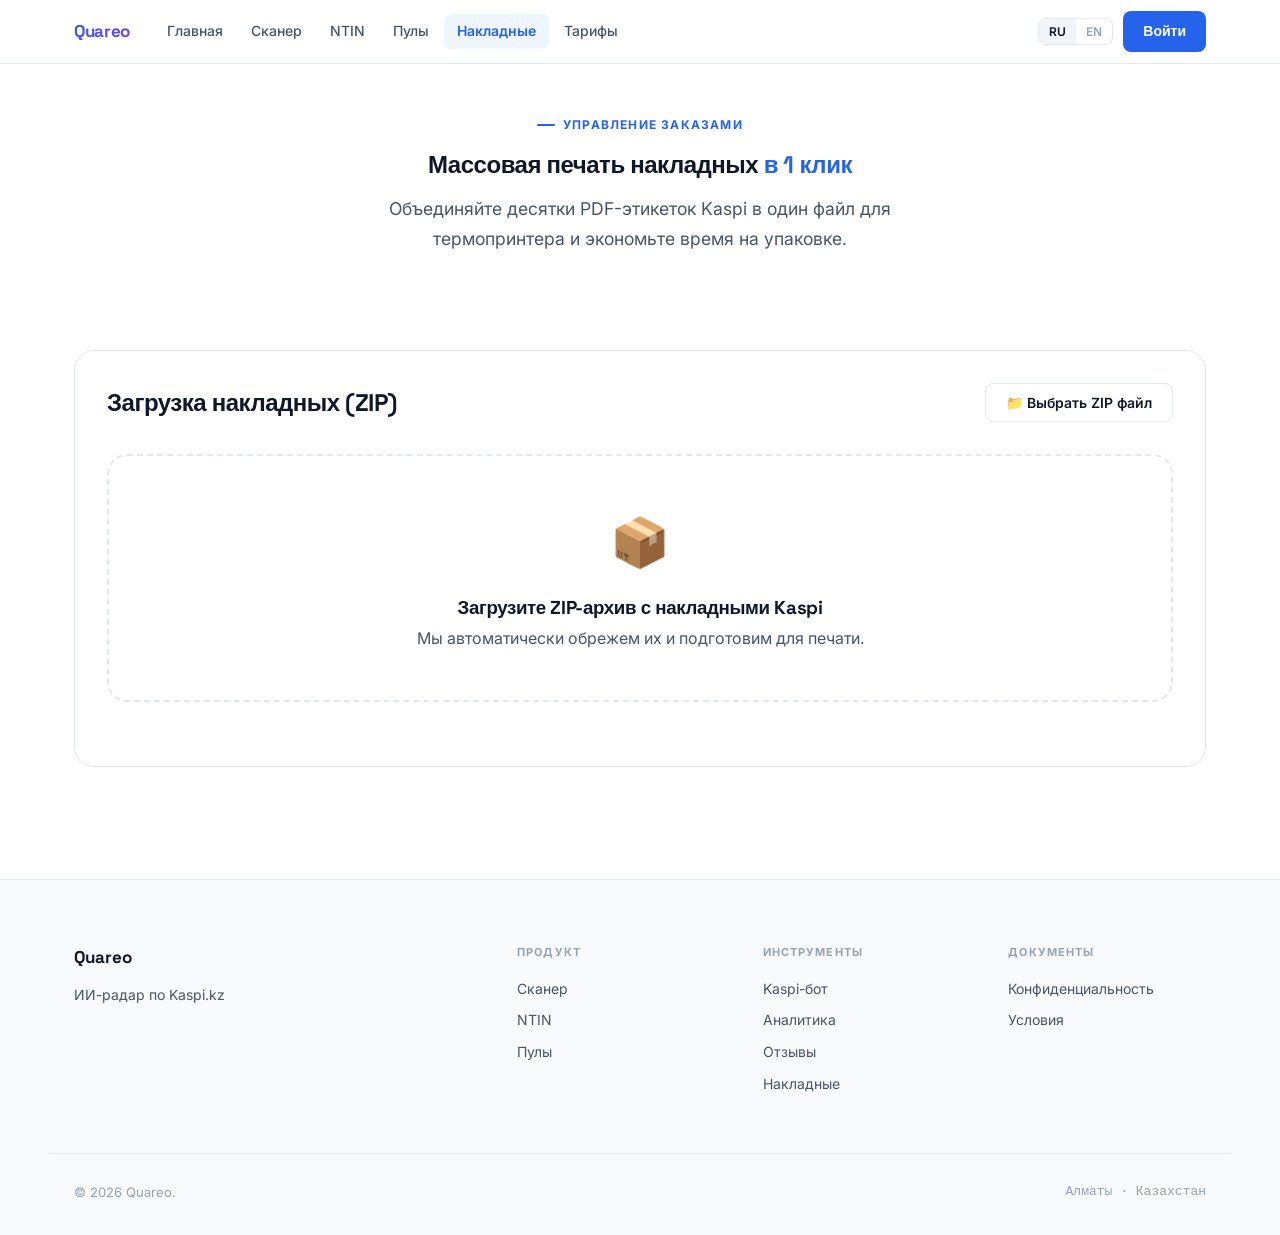
<file: frontend/waybills.html>
<!DOCTYPE html>
<html lang="ru">
<head>
<meta charset="UTF-8">
<meta name="viewport" content="width=device-width, initial-scale=1.0">
<title>Накладные — Quareo</title>
<link rel="stylesheet" href="assets/style.css">
<style>
.tool-hero{padding-top:108px;padding-bottom:3rem;text-align:center}
.tool-hero .section-tag{justify-content:center}
.waybills-container{background:var(--bg);border:1px solid var(--border);border-radius:var(--radius-lg);padding:2rem;margin:2rem 0}
.wb-header{display:flex;justify-content:space-between;align-items:center;margin-bottom:2rem;flex-wrap:wrap;gap:1rem}
.wb-actions{display:flex;gap:1rem}
.wb-table{width:100%;border-collapse:collapse}
.wb-table th{text-align:left;font-size:12px;text-transform:uppercase;color:var(--text-3);padding:12px;border-bottom:1px solid var(--border)}
.wb-table td{padding:16px 12px;border-bottom:1px solid var(--border);font-size:14px;color:var(--text-2)}
.wb-table tr:last-child td{border-bottom:none}
.status-pill{display:inline-flex;padding:4px 10px;border-radius:100px;font-size:11px;font-weight:600}
.status-new{background:var(--purple-light);color:var(--purple)}
.status-printed{background:var(--green-bg);color:var(--green-text)}
.checkbox{width:18px;height:18px;cursor:pointer}
.feature-coming{text-align:center;padding:4rem 2rem}
</style>
</head>
<body>
<nav>
  <div class="nav-inner">
    <a href="index.html" class="nav-logo">Quareo</a>
    <div class="nav-links" id="navLinks">
      <a href="index.html">Главная</a><a href="scanner.html">Сканер</a><a href="ntin.html">NTIN</a><a href="pools.html">Пулы</a><a href="waybills.html" class="active">Накладные</a><a href="pricing.html">Тарифы</a>
    </div>
    <div class="nav-right">
      <div class="lang-switch"><button class="lang-btn active" data-lang="ru" onclick="rpSetLang('ru')">RU</button><button class="lang-btn" data-lang="en" onclick="rpSetLang('en')">EN</button></div>
      <a href="auth.html?view=register" class="btn-nav-cta">Начать</a>
      <button class="nav-burger" onclick="rpToggleMobileNav()" aria-label="Menu">☰</button>
    </div>
  </div>
</nav>

<main>
  <section class="tool-hero">
    <div class="container-narrow">
      <div class="section-tag">Управление заказами</div>
      <h1>Массовая печать накладных <span style="color:var(--brand)">в 1 клик</span></h1>
      <p style="color:var(--text-2);font-size:1.1rem;line-height:1.7;max-width:560px;margin:1rem auto">Объединяйте десятки PDF-этикеток Kaspi в один файл для термопринтера и экономьте время на упаковке.</p>
    </div>
  </section>

  <section style="padding-top:0">
    <div class="container">
      <div class="waybills-container" data-reveal>
        <div class="wb-header">
          <h2 style="font-size:1.5rem">Загрузка накладных (ZIP)</h2>
          <div class="wb-actions">
            <button class="btn-secondary" style="padding:10px 20px" onclick="document.getElementById('zipInput').click()">📁 Выбрать ZIP файл</button>
            <input type="file" id="zipInput" accept=".zip" style="display:none" onchange="handleZipSelect(event)">
          </div>
        </div>
        
        <div id="uploadArea" style="text-align:center; padding: 3rem 1rem; border: 2px dashed var(--border); border-radius: var(--radius-lg); margin-bottom: 2rem;">
          <div style="font-size:3rem; margin-bottom:1rem">📦</div>
          <h3 id="uploadTitle">Загрузите ZIP-архив с накладными Kaspi</h3>
          <p style="color:var(--text-2); margin-top:0.5rem">Мы автоматически обрежем их и подготовим для печати.</p>
        </div>

        <div id="formatSelection" style="display:none; text-align:center; margin-bottom:2rem;">
          <h3 style="margin-bottom: 1rem;">Выберите формат печати:</h3>
          <div style="display:flex; justify-content:center; gap: 1rem; flex-wrap: wrap;">
            <button class="btn-secondary" id="btnFormatThermal" onclick="processWaybills('thermal')">🖨️ Для термопринтера (1 на стр)</button>
            <button class="btn-secondary" id="btnFormatA4" onclick="processWaybills('a4')">📄 4 накладные на 1 листе А4</button>
          </div>
        </div>

        <div id="loadingArea" style="display:none; text-align:center; padding: 2rem;">
          <div class="spinner"></div>
          <p style="margin-top:1rem; color:var(--brand)">Обработка PDF файлов...</p>
        </div>

        <div id="resultArea" style="display:none; text-align:center; padding: 2rem;">
          <h3 style="color:var(--green)">✓ Готово!</h3>
          <p style="color:var(--text-2); margin-bottom: 1.5rem;">Ваши накладные успешно объединены и готовы к печати.</p>
          <a id="downloadLink" href="#" target="_blank" class="btn-primary" style="padding:12px 24px; display:inline-block;">⬇️ Скачать PDF для печати</a>
          <br><br>
          <button class="btn-secondary" onclick="resetForm()">Загрузить другой ZIP</button>
        </div>
      </div>
    </div>
  </section>
</main>

<footer>
  <div class="footer-grid">
    <div><div class="footer-brand">Quareo</div><p class="footer-desc">ИИ-радар по Kaspi.kz</p></div>
    <div class="footer-col"><div class="footer-col-title">Продукт</div><a href="scanner.html">Сканер</a><a href="ntin.html">NTIN</a><a href="pools.html">Пулы</a></div>
    <div class="footer-col"><div class="footer-col-title">Инструменты</div><a href="kaspi-bot.html">Kaspi-бот</a><a href="analytics.html">Аналитика</a><a href="reviews.html">Отзывы</a><a href="waybills.html">Накладные</a></div>
    <div class="footer-col"><div class="footer-col-title">Документы</div><a href="#">Конфиденциальность</a><a href="#">Условия</a></div>
  </div>
  <div class="footer-bottom"><span>© 2026 Quareo.</span><span class="mono">Алматы · Казахстан</span></div>
</footer>
<script src="assets/common.js"></script>
<style>
.spinner { width: 40px; height: 40px; border: 4px solid var(--border); border-top-color: var(--brand); border-radius: 50%; animation: spin 1s linear infinite; margin: 0 auto; }
@keyframes spin { to { transform: rotate(360deg); } }
</style>
<script>
let selectedFile = null;

function handleZipSelect(e) {
  const file = e.target.files[0];
  if (!file) return;
  if (!file.name.toLowerCase().endsWith('.zip')) {
    alert('Пожалуйста, выберите ZIP архив!');
    return;
  }
  selectedFile = file;
  document.getElementById('uploadTitle').textContent = `Выбран файл: ${file.name}`;
  document.getElementById('formatSelection').style.display = 'block';
}

function resetForm() {
  selectedFile = null;
  document.getElementById('zipInput').value = '';
  document.getElementById('uploadTitle').textContent = 'Загрузите ZIP-архив с накладными Kaspi';
  document.getElementById('formatSelection').style.display = 'none';
  document.getElementById('loadingArea').style.display = 'none';
  document.getElementById('resultArea').style.display = 'none';
  document.getElementById('uploadArea').style.display = 'block';
}

async function processWaybills(format) {
  if (!selectedFile) return;
  
  document.getElementById('uploadArea').style.display = 'none';
  document.getElementById('formatSelection').style.display = 'none';
  document.getElementById('loadingArea').style.display = 'block';

  const formData = new FormData();
  formData.append('file', selectedFile);
  formData.append('format', format);

  try {
    const resp = await fetch(RP_API_BASE + '/api/waybills/process', {
      method: 'POST',
      headers: {
        ...rpAuthHeaders()
        // Do not set Content-Type for FormData
      },
      body: formData
    });

    if (!resp.ok) {
      const err = await resp.json().catch(()=>({}));
      throw new Error(err.detail || `HTTP ${resp.status}`);
    }

    // Response is a PDF blob
    const blob = await resp.blob();
    const url = URL.createObjectURL(blob);
    
    document.getElementById('loadingArea').style.display = 'none';
    document.getElementById('resultArea').style.display = 'block';
    
    const a = document.getElementById('downloadLink');
    a.href = url;
    a.download = `waybills_${format}_${new Date().getTime()}.pdf`;
    
  } catch(e) {
    alert('Ошибка при обработке: ' + e.message);
    resetForm();
  }
}
</script>
</body>
</html>
</file>
<file: frontend/assets/style.css>
/* ============================================================
   RetailPool AI — Modern Light Design System 2025
   ============================================================ */
@import url('https://fonts.googleapis.com/css2?family=Inter:wght@400;500;600;700&family=Space+Grotesk:wght@500;600;700&display=swap');

*, *::before, *::after { box-sizing: border-box; margin: 0; padding: 0; }

:root {
  --brand:       #2563EB;
  --brand-dark:  #1D4ED8;
  --brand-light: #EFF6FF;
  --brand-mid:   #DBEAFE;
  --text:        #0F172A;
  --text-2:      #475569;
  --text-3:      #94A3B8;
  --bg:          #FFFFFF;
  --bg-2:        #F8FAFC;
  --bg-3:        #F1F5F9;
  --border:      #E2E8F0;
  --border-2:    #CBD5E1;
  --green:       #10B981;
  --green-bg:    #ECFDF5;
  --green-text:  #065F46;
  --amber:       #F59E0B;
  --amber-bg:    #FFFBEB;
  --red:         #EF4444;
  --red-bg:      #FEF2F2;
  --purple:      #7C3AED;
  --purple-light:#EDE9FE;
  --radius-sm:   8px;
  --radius:      12px;
  --radius-lg:   20px;
  --radius-xl:   28px;
  --shadow-sm:   0 1px 2px rgba(0,0,0,0.05);
  --shadow:      0 1px 3px rgba(0,0,0,0.06), 0 4px 16px rgba(0,0,0,0.06);
  --shadow-lg:   0 4px 24px rgba(0,0,0,0.10), 0 1px 4px rgba(0,0,0,0.06);
  --font-body:   'Inter', -apple-system, sans-serif;
  --font-display:'Space Grotesk', sans-serif;
}

html { scroll-behavior: smooth; }

/* ── Page fade-in transition ──────────────────────────────────── */
body {
  font-family: var(--font-body);
  font-size: 16px;
  color: var(--text);
  background: var(--bg);
  -webkit-font-smoothing: antialiased;
  line-height: 1.6;
  overflow-x: hidden;
  animation: pageFadeIn 0.5s ease-out;
}
@keyframes pageFadeIn {
  from { opacity: 0; transform: translateY(6px); }
  to   { opacity: 1; transform: translateY(0); }
}

h1,h2,h3,h4 {
  font-family: var(--font-display);
  line-height: 1.15;
  letter-spacing: -0.02em;
}
a { text-decoration: none; color: inherit; }
img { display: block; max-width: 100%; }
button { font-family: var(--font-body); }
.mono { font-family: 'JetBrains Mono', 'SF Mono', monospace; }

/* ── NAV — Glassmorphism ─────────────────────────────────────── */
nav {
  position: fixed; top: 0; left: 0; right: 0; z-index: 100;
  height: 64px;
  background: rgba(255,255,255,0.72);
  backdrop-filter: blur(20px) saturate(200%);
  -webkit-backdrop-filter: blur(20px) saturate(200%);
  border-bottom: 1px solid var(--border);
  transition: background 0.3s, box-shadow 0.3s;
}
nav.scrolled {
  background: rgba(255,255,255,0.92);
  box-shadow: 0 1px 12px rgba(0,0,0,0.06);
}
.nav-inner {
  max-width: 1180px; margin: 0 auto; padding: 0 1.5rem;
  height: 100%; display: flex; align-items: center; gap: 1.5rem;
}
.nav-logo {
  display: flex; align-items: center;
  font-weight: 800; font-size: 17px;
  font-family: var(--font-display); flex-shrink: 0;
  background: linear-gradient(135deg, var(--brand) 0%, var(--purple) 100%);
  -webkit-background-clip: text; -webkit-text-fill-color: transparent; background-clip: text;
  letter-spacing: -0.02em;
  text-decoration: none;
}
.nav-links { display: flex; align-items: center; gap: 2px; flex: 1; }
.nav-links a {
  padding: 6px 13px; border-radius: var(--radius-sm);
  font-size: 14px; font-weight: 500; color: var(--text-2);
  transition: background 0.15s, color 0.15s;
  white-space: nowrap;
}
.nav-links a:hover { background: var(--bg-3); color: var(--text); }
.nav-links a.active { background: var(--brand-light); color: var(--brand); font-weight: 600; }
.nav-right { display: flex; align-items: center; gap: 10px; flex-shrink: 0; }
.lang-switch {
  display: flex; border: 1px solid var(--border);
  border-radius: var(--radius-sm); overflow: hidden;
}
.lang-btn {
  background: none; border: none; cursor: pointer;
  font-size: 12px; font-weight: 600; color: var(--text-3);
  padding: 5px 10px; transition: all 0.15s;
}
.lang-btn.active { background: var(--bg-3); color: var(--text); }
.nav-burger {
  display: none; background: none; border: none;
  cursor: pointer; padding: 8px; color: var(--text); font-size: 20px;
  line-height: 1;
}
@media (max-width: 760px) {
  .nav-links {
    display: none;
    position: absolute; top: 64px; left: 0; right: 0;
    background: rgba(255,255,255,0.98);
    backdrop-filter: blur(16px);
    flex-direction: column; align-items: flex-start;
    border-bottom: 1px solid var(--border);
    padding: 0.5rem 1.25rem 1rem; gap: 0;
  }
  .nav-links.mobile-open { display: flex; }
  .nav-links a { padding: 0.75rem 0; width: 100%; border-bottom: 1px solid var(--border); border-radius: 0; }
  .nav-links a:last-child { border-bottom: none; }
  .nav-burger { display: block; }
}

/* ── BUTTONS ─────────────────────────────────────────────────── */
.btn-primary {
  display: inline-flex; align-items: center; gap: 6px;
  background: var(--brand); color: #fff;
  padding: 11px 22px; border-radius: 10px;
  font-size: 14px; font-weight: 600; border: none; cursor: pointer;
  transition: background 0.15s, transform 0.1s, box-shadow 0.15s;
  white-space: nowrap;
  font-family: var(--font-display);
}
.btn-primary:hover { background: var(--brand-dark); box-shadow: 0 4px 14px rgba(37,99,235,0.3); transform: translateY(-1px); }
.btn-primary:active { transform: translateY(0); }
.btn-primary:disabled { opacity: 0.5; cursor: not-allowed; transform: none !important; box-shadow: none !important; }

.btn-secondary {
  display: inline-flex; align-items: center; gap: 6px;
  background: var(--bg); color: var(--text);
  padding: 11px 22px; border-radius: 10px;
  font-size: 14px; font-weight: 600;
  border: 1px solid var(--border); cursor: pointer;
  transition: all 0.15s; white-space: nowrap;
  font-family: var(--font-display);
}
.btn-secondary:hover { background: var(--bg-3); border-color: var(--border-2); }

/* Compat with old .btn class */
.btn { font-family: var(--font-display); }

.btn-block { display: flex; width: 100%; justify-content: center; }
.btn-nav-cta {
  background: var(--brand); color: #fff; border: none;
  border-radius: var(--radius-sm); padding: 9px 20px;
  font-size: 14px; font-weight: 600; cursor: pointer;
  transition: all 0.15s;
  text-decoration: none; display: inline-block;
  font-family: var(--font-display);
}
.btn-nav-cta:hover { background: var(--brand-dark); box-shadow: 0 4px 14px rgba(37,99,235,0.25); transform: translateY(-1px); }

/* ── LAYOUT ──────────────────────────────────────────────────── */
section { padding: 5rem 2rem; }
.container { max-width: 1180px; margin: 0 auto; padding: 0 1.5rem; }
.container-narrow { max-width: 720px; margin: 0 auto; padding: 0 1.5rem; }

/* ── SECTION LABELS ──────────────────────────────────────────── */
.section-tag {
  display: inline-flex; align-items: center; gap: 8px;
  font-size: 12px; font-weight: 700; color: var(--brand);
  text-transform: uppercase; letter-spacing: 0.1em;
  margin-bottom: 1rem;
}
.section-tag::before {
  content: ''; width: 18px; height: 2px;
  background: var(--brand); border-radius: 1px; flex-shrink: 0;
}
/* Alias for old eyebrow class */
.section-eyebrow {
  display: inline-flex; align-items: center; gap: 8px;
  font-size: 12px; font-weight: 700; color: var(--brand);
  text-transform: uppercase; letter-spacing: 0.1em;
  margin-bottom: 1rem;
}
.section-eyebrow::before {
  content: ''; width: 18px; height: 2px;
  background: var(--brand); border-radius: 1px; flex-shrink: 0;
}
.section-title {
  font-size: clamp(1.75rem, 3.2vw, 2.6rem);
  font-weight: 700; margin-bottom: 0.9rem;
  max-width: 640px;
}
.section-sub {
  font-size: 1.05rem; color: var(--text-2);
  max-width: 560px; line-height: 1.7;
}

/* ── PAGE HERO ───────────────────────────────────────────────── */
.page-hero {
  padding-top: 108px; padding-bottom: 4rem;
}
.page-hero-center { text-align: center; }
.page-hero-center .section-tag { justify-content: center; }
.page-hero-center .section-title { margin-left: auto; margin-right: auto; }
.page-hero h1 {
  font-size: clamp(2rem, 4.4vw, 3.2rem);
  margin-bottom: 1rem;
}
.page-hero p {
  color: var(--text-2); font-size: 1.1rem; line-height: 1.7;
  max-width: 560px;
}

/* ── CARDS with glow-hover ───────────────────────────────────── */
.card {
  background: var(--bg); border: 1px solid var(--border);
  border-radius: var(--radius-lg); padding: 1.75rem;
  transition: box-shadow 0.3s ease, transform 0.2s ease, border-color 0.3s ease;
  position: relative;
}
.card:hover {
  box-shadow: 0 8px 30px rgba(37,99,235,0.08), 0 2px 8px rgba(0,0,0,0.04);
  transform: translateY(-3px);
  border-color: var(--brand-mid);
}

/* ── PILLS / BADGES ──────────────────────────────────────────── */
.pill {
  display: inline-flex; align-items: center; gap: 6px;
  font-size: 12px; font-weight: 600; padding: 4px 11px;
  border-radius: 100px;
}
.pill-green { background: var(--green-bg); color: var(--green-text); }
.pill-amber { background: var(--amber-bg); color: #92400E; }
.pill-blue  { background: var(--brand-light); color: var(--brand); }
.pill-red   { background: var(--red-bg); color: #991B1B; }
.pill-dot { width: 6px; height: 6px; border-radius: 50%; background: currentColor; }

.badge-new {
  font-size: 10px; font-weight: 700; text-transform: uppercase;
  background: var(--brand-light); color: var(--brand);
  border: 1px solid var(--brand-mid);
  border-radius: 4px; padding: 2px 7px; margin-left: 8px; vertical-align: middle;
}

/* ── INPUTS ──────────────────────────────────────────────────── */
.form-group { margin-bottom: 1.1rem; }
.form-label {
  font-size: 13px; font-weight: 500; color: var(--text);
  margin-bottom: 6px; display: block;
}
.form-input {
  width: 100%;
  background: var(--bg); border: 1px solid var(--border-2);
  border-radius: var(--radius-sm); padding: 11px 15px;
  color: var(--text); font-size: 14px; outline: none;
  font-family: var(--font-body);
  transition: border-color 0.15s, box-shadow 0.15s;
}
.form-input:focus {
  border-color: var(--brand);
  box-shadow: 0 0 0 3px rgba(37,99,235,0.12);
}
.form-input::placeholder { color: var(--text-3); }

/* ── RANGE SLIDER ────────────────────────────────────────────── */
input[type="range"] {
  width: 100%; -webkit-appearance: none; appearance: none;
  height: 4px; background: var(--bg-3); border-radius: 100px;
  outline: none; border: 1px solid var(--border);
}
input[type="range"]::-webkit-slider-thumb {
  -webkit-appearance: none; width: 18px; height: 18px;
  border-radius: 50%; background: var(--brand); cursor: pointer;
  border: 2px solid #fff; box-shadow: 0 0 0 3px rgba(37,99,235,0.2), var(--shadow-sm);
}
input[type="range"]::-moz-range-thumb {
  width: 18px; height: 18px; border-radius: 50%;
  background: var(--brand); cursor: pointer;
  border: 2px solid #fff; box-shadow: 0 0 0 3px rgba(37,99,235,0.2);
}

/* ── PROGRESS BAR ────────────────────────────────────────────── */
.progress-track {
  height: 7px; background: var(--bg-3); border-radius: 100px;
  overflow: hidden; border: 1px solid var(--border);
}
.progress-fill {
  height: 100%; border-radius: 100px;
  background: linear-gradient(90deg, var(--brand) 0%, var(--purple) 100%);
  transition: width 0.6s cubic-bezier(.2,.8,.2,1);
}

/* ── DIVIDER ─────────────────────────────────────────────────── */
.divider { height: 1px; background: var(--border); }

/* ── Utility colors ──────────────────────────────────────────── */
.text-signal { color: var(--green); }
.text-alert  { color: var(--red); }
.text-amber  { color: var(--amber); }
.text-violet { color: var(--purple); }
.text-dim    { color: var(--text-2); }
.text-faint  { color: var(--text-3); }

/* ── ANIMATED COUNTER ────────────────────────────────────────── */
.counter-value {
  display: inline-block;
  transition: transform 0.3s ease;
}
.counter-value.counting {
  animation: counterPulse 0.4s ease;
}
@keyframes counterPulse {
  0%   { transform: scale(1); }
  50%  { transform: scale(1.08); }
  100% { transform: scale(1); }
}

/* ── PARTICLE CANVAS ─────────────────────────────────────────── */
.hero-particles {
  position: absolute;
  top: 0; left: 0; width: 100%; height: 100%;
  pointer-events: none;
  z-index: 0;
  opacity: 0.6;
}

/* ── FOOTER ──────────────────────────────────────────────────── */
footer {
  background: var(--bg-2); border-top: 1px solid var(--border);
  padding: 4rem 0 2rem;
}
.footer-grid {
  max-width: 1180px; margin: 0 auto; padding: 0 1.5rem;
  display: grid; grid-template-columns: 2fr 1fr 1fr 1fr;
  gap: 3rem; margin-bottom: 3rem;
}
.footer-brand {
  font-family: var(--font-display); font-size: 17px; font-weight: 700;
  margin-bottom: 0.75rem; display: flex; align-items: center; gap: 10px;
}
.footer-desc {
  font-size: 14px; color: var(--text-2); line-height: 1.7; max-width: 280px;
}
.footer-col h4, .footer-col-title {
  font-size: 11px; font-weight: 700; text-transform: uppercase;
  letter-spacing: 0.1em; color: var(--text-3); margin-bottom: 1rem;
  font-family: var(--font-body);
}
.footer-col a {
  display: block; font-size: 14px; color: var(--text-2);
  margin-bottom: 0.6rem; transition: color 0.15s;
}
.footer-col a:hover { color: var(--brand); }
.footer-bottom {
  max-width: 1180px; margin: 0 auto; padding: 1.75rem 1.5rem 0;
  border-top: 1px solid var(--border);
  display: flex; justify-content: space-between;
  font-size: 13px; color: var(--text-3); flex-wrap: wrap; gap: 0.5rem;
}

/* ── REVEAL ANIMATION ────────────────────────────────────────── */
[data-reveal] {
  opacity: 0; transform: translateY(20px);
  transition: opacity 0.6s cubic-bezier(.2,.8,.2,1), transform 0.6s cubic-bezier(.2,.8,.2,1);
}
[data-reveal].in-view { opacity: 1; transform: translateY(0); }
@media (prefers-reduced-motion: reduce) {
  [data-reveal] { opacity: 1 !important; transform: none !important; transition: none !important; }
  *, *::before, *::after { animation-duration: 0.01ms !important; }
}

/* ── AUTH PAGES ───────────────────────────────────────────────── */
.form-error {
  display: none;
  margin-top: 0.75rem;
  padding: 10px 14px;
  background: var(--red-bg);
  border: 1px solid rgba(239,68,68,0.3);
  border-radius: var(--radius-sm);
  font-size: 13px; color: var(--red);
}
.form-error.visible { display: block; }
.form-success {
  display: none;
  margin-top: 0.75rem;
  padding: 10px 14px;
  background: var(--green-bg);
  border: 1px solid rgba(16,185,129,0.3);
  border-radius: var(--radius-sm);
  font-size: 13px; color: var(--green);
}
.form-success.visible { display: block; }
.btn-loading {
  position: relative; pointer-events: none; opacity: 0.7;
}
.btn-loading::after {
  content: '';
  position: absolute; right: 14px; top: 50%;
  width: 16px; height: 16px; margin-top: -8px;
  border: 2px solid rgba(255,255,255,0.3);
  border-top-color: #fff;
  border-radius: 50%;
  animation: spin 0.6s linear infinite;
}
@keyframes spin { to { transform: rotate(360deg); } }

/* ── RESPONSIVE ──────────────────────────────────────────────── */
@media (max-width: 900px) {
  .footer-grid { grid-template-columns: 1fr 1fr; gap: 2rem; }
}
@media (max-width: 600px) {
  .footer-grid { grid-template-columns: 1fr; }
  .footer-bottom { flex-direction: column; }
  section { padding: 3.5rem 1.25rem; }
  nav { padding: 0 1.25rem; }
}
.nav-dropdown { position: relative; display: inline-block; }
.nav-dropdown-content {
    display: none;
    position: absolute;
    background-color: var(--bg);
    min-width: 160px;
    box-shadow: var(--shadow-lg);
    border: 1px solid var(--border);
    border-radius: var(--radius-sm);
    z-index: 100;
    top: 100%;
    left: 0;
    padding: 0.5rem 0;
}
.nav-dropdown:hover .nav-dropdown-content { display: block; }
.nav-dropdown-content a {
    color: var(--text-2);
    padding: 10px 16px;
    text-decoration: none;
    display: block;
    font-size: 14px;
    font-weight: 500;
    transition: background-color 0.2s, color 0.2s;
}
.nav-dropdown-content a:hover {
    background-color: var(--bg-2);
    color: var(--brand);
}

/* ── Form feedback ─────────────────────────────────────────── */
.form-error {
  display: none; padding: 10px 14px; margin-top: 12px;
  background: var(--red-bg); border: 1px solid #FCA5A5; border-radius: var(--radius-sm);
  color: #991B1B; font-size: 13px; font-weight: 500;
}
.form-success {
  display: none; padding: 10px 14px; margin-top: 12px;
  background: var(--green-bg); border: 1px solid #6EE7B7; border-radius: var(--radius-sm);
  color: var(--green-text); font-size: 13px; font-weight: 500;
}
.form-error.visible, .form-success.visible { display: block; animation: result-fade .3s ease; }

/* ── Button variants ───────────────────────────────────────── */
.btn-secondary {
  display: inline-flex; align-items: center; justify-content: center; gap: 8px;
  padding: 10px 20px; background: var(--bg); color: var(--text);
  border: 1px solid var(--border); border-radius: var(--radius-sm);
  font-size: 14px; font-weight: 600; cursor: pointer; font-family: var(--font-body);
  transition: all .15s;
}
.btn-secondary:hover { background: var(--bg-2); border-color: var(--border-2); }
.btn-block { width: 100%; justify-content: center; }
.btn-loading { opacity: .6; pointer-events: none; position: relative; }
.btn-loading::after {
  content: ''; position: absolute; width: 16px; height: 16px;
  border: 2px solid transparent; border-top-color: currentColor;
  border-radius: 50%; animation: spin .6s linear infinite;
  right: 14px; top: 50%; margin-top: -8px;
}
@keyframes spin { to { transform: rotate(360deg); } }

/* ── Text utility colors ───────────────────────────────────── */
.text-violet { color: var(--purple) !important; }
.text-amber { color: var(--amber) !important; }
.text-signal { color: var(--green) !important; }
.text-alert { color: var(--red) !important; }
</file>
